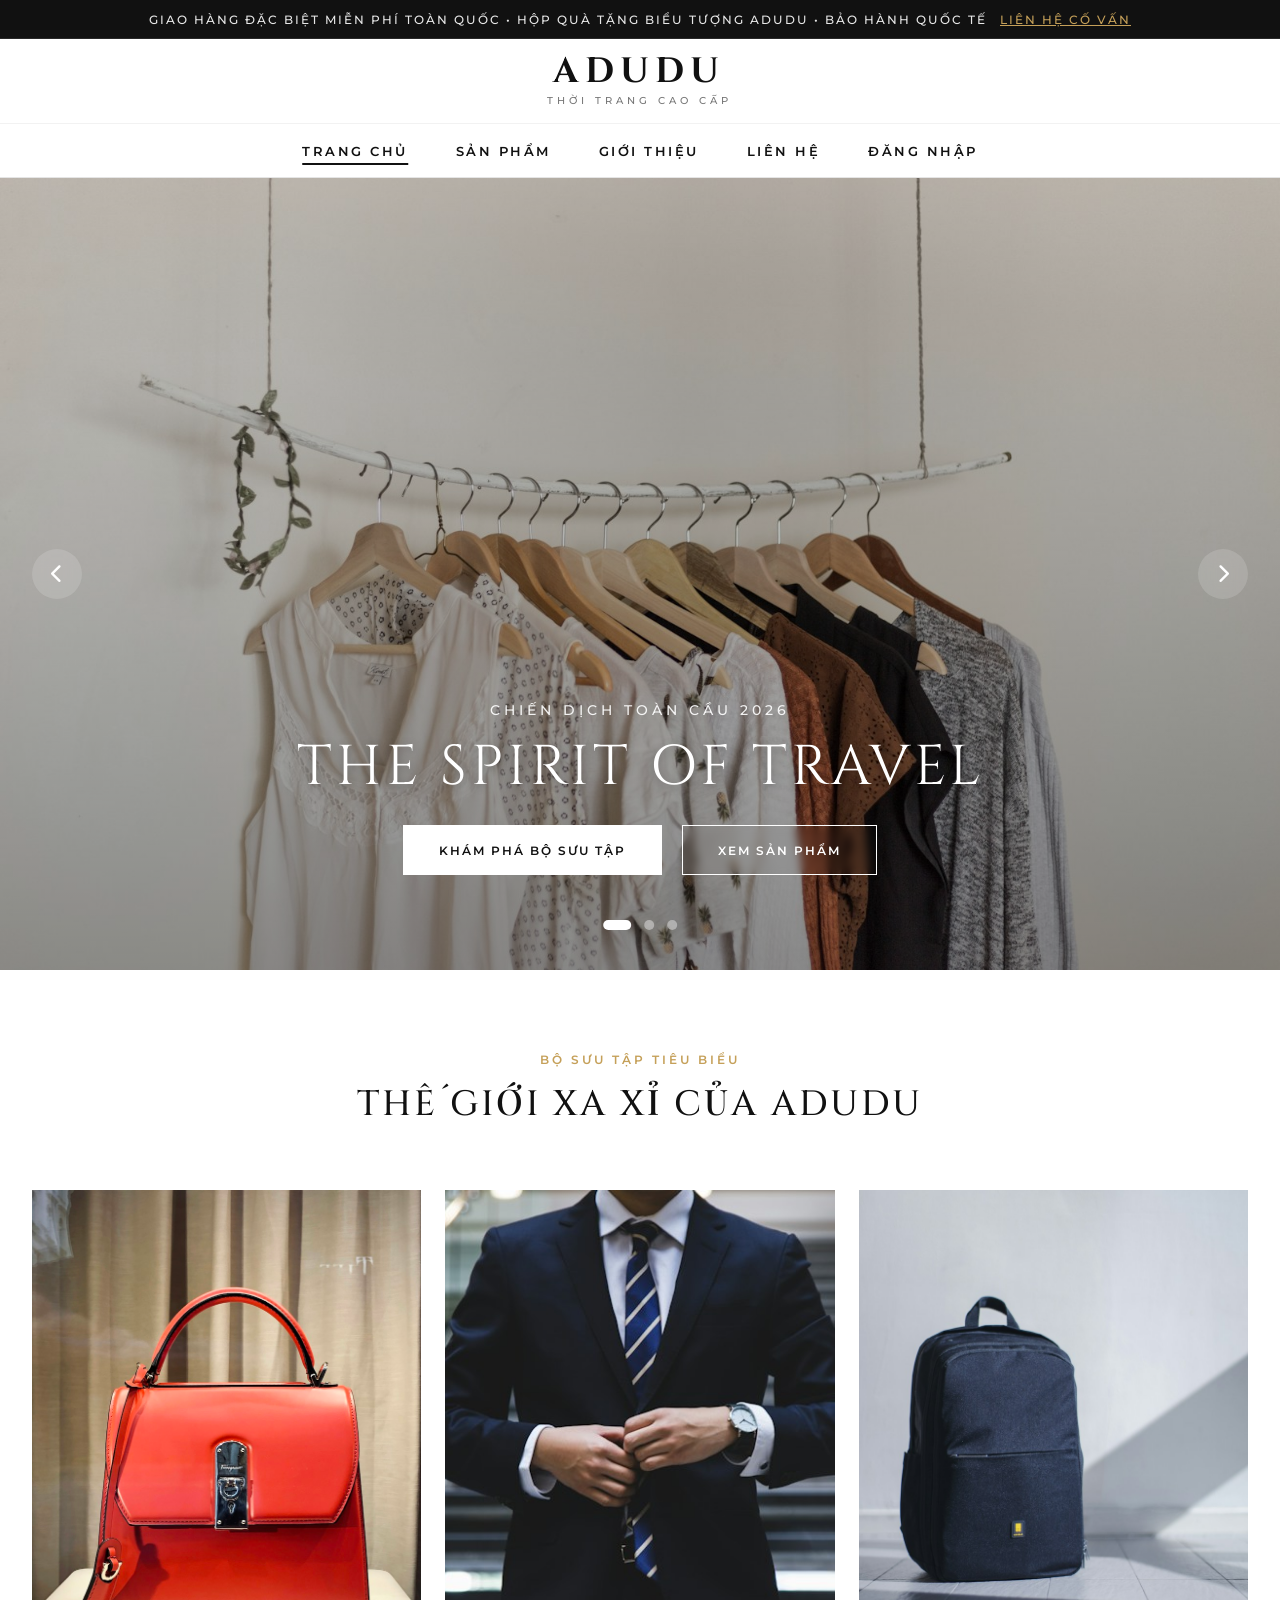
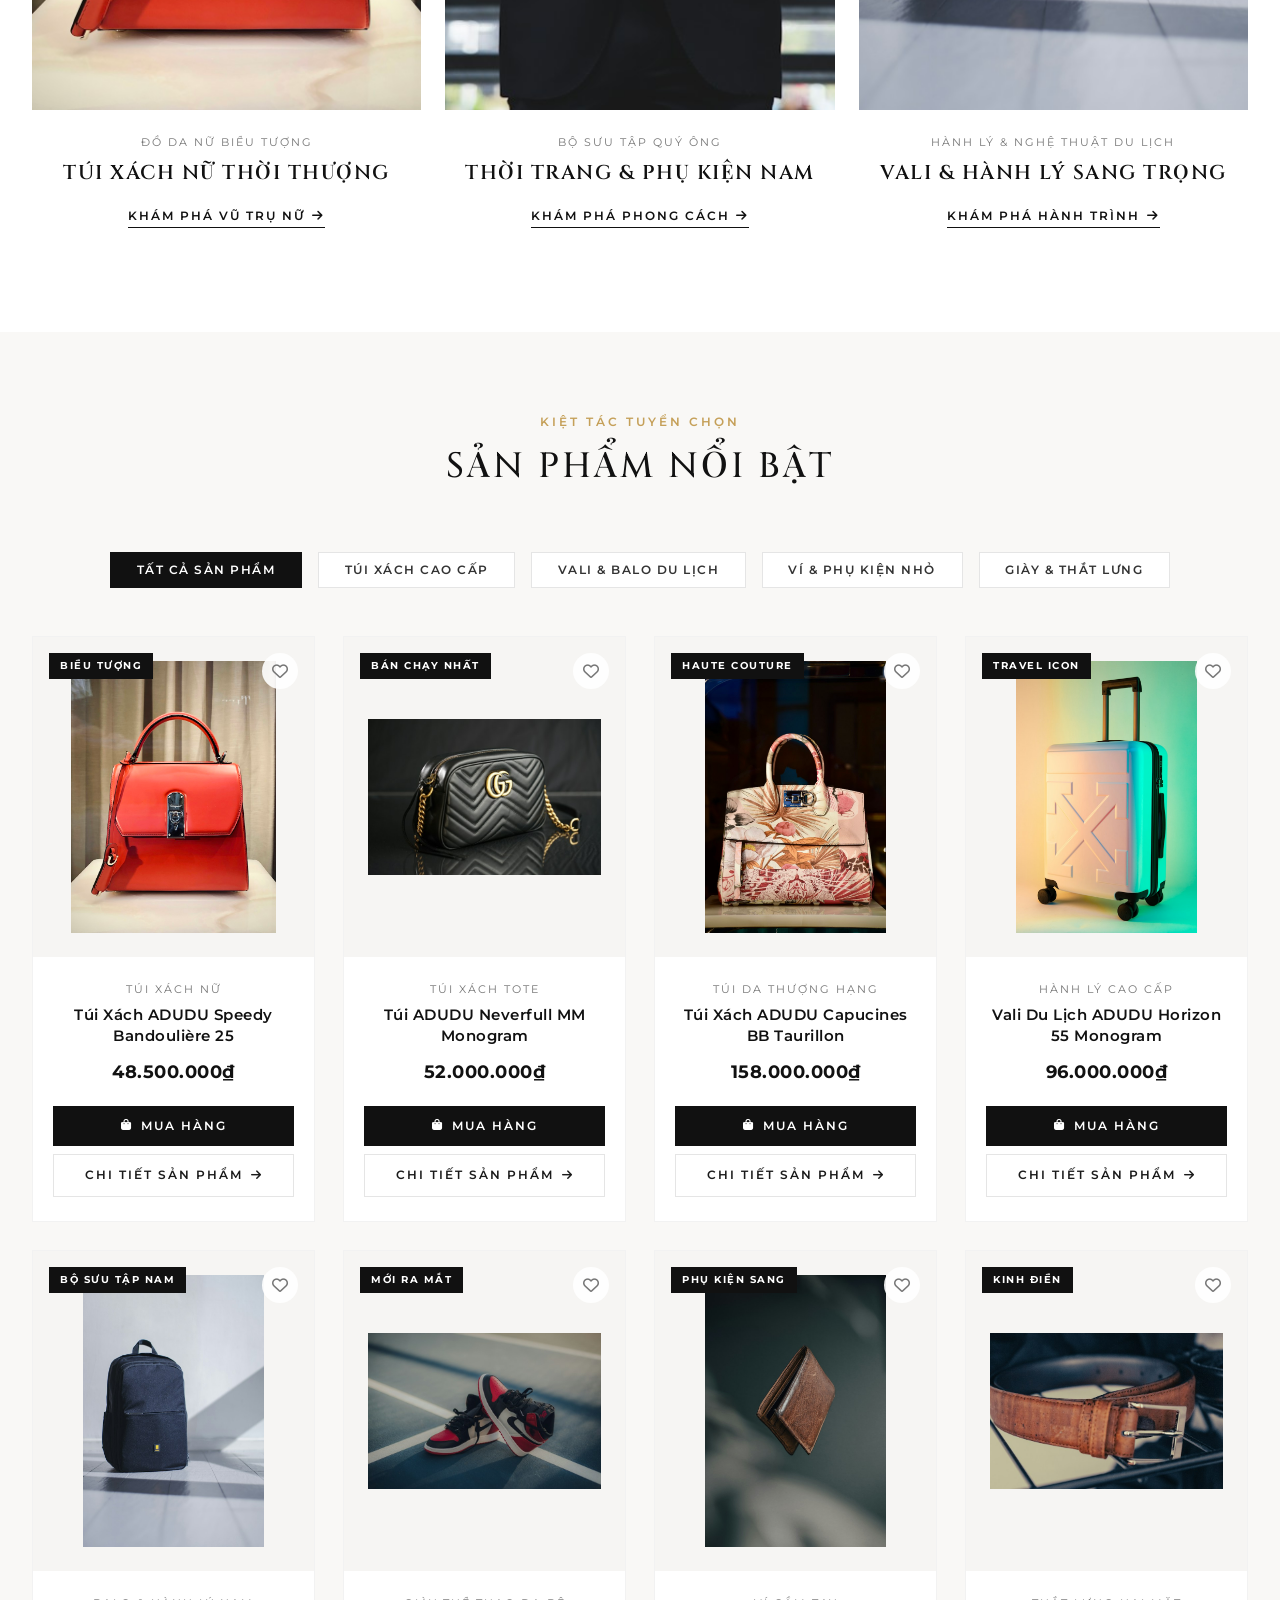
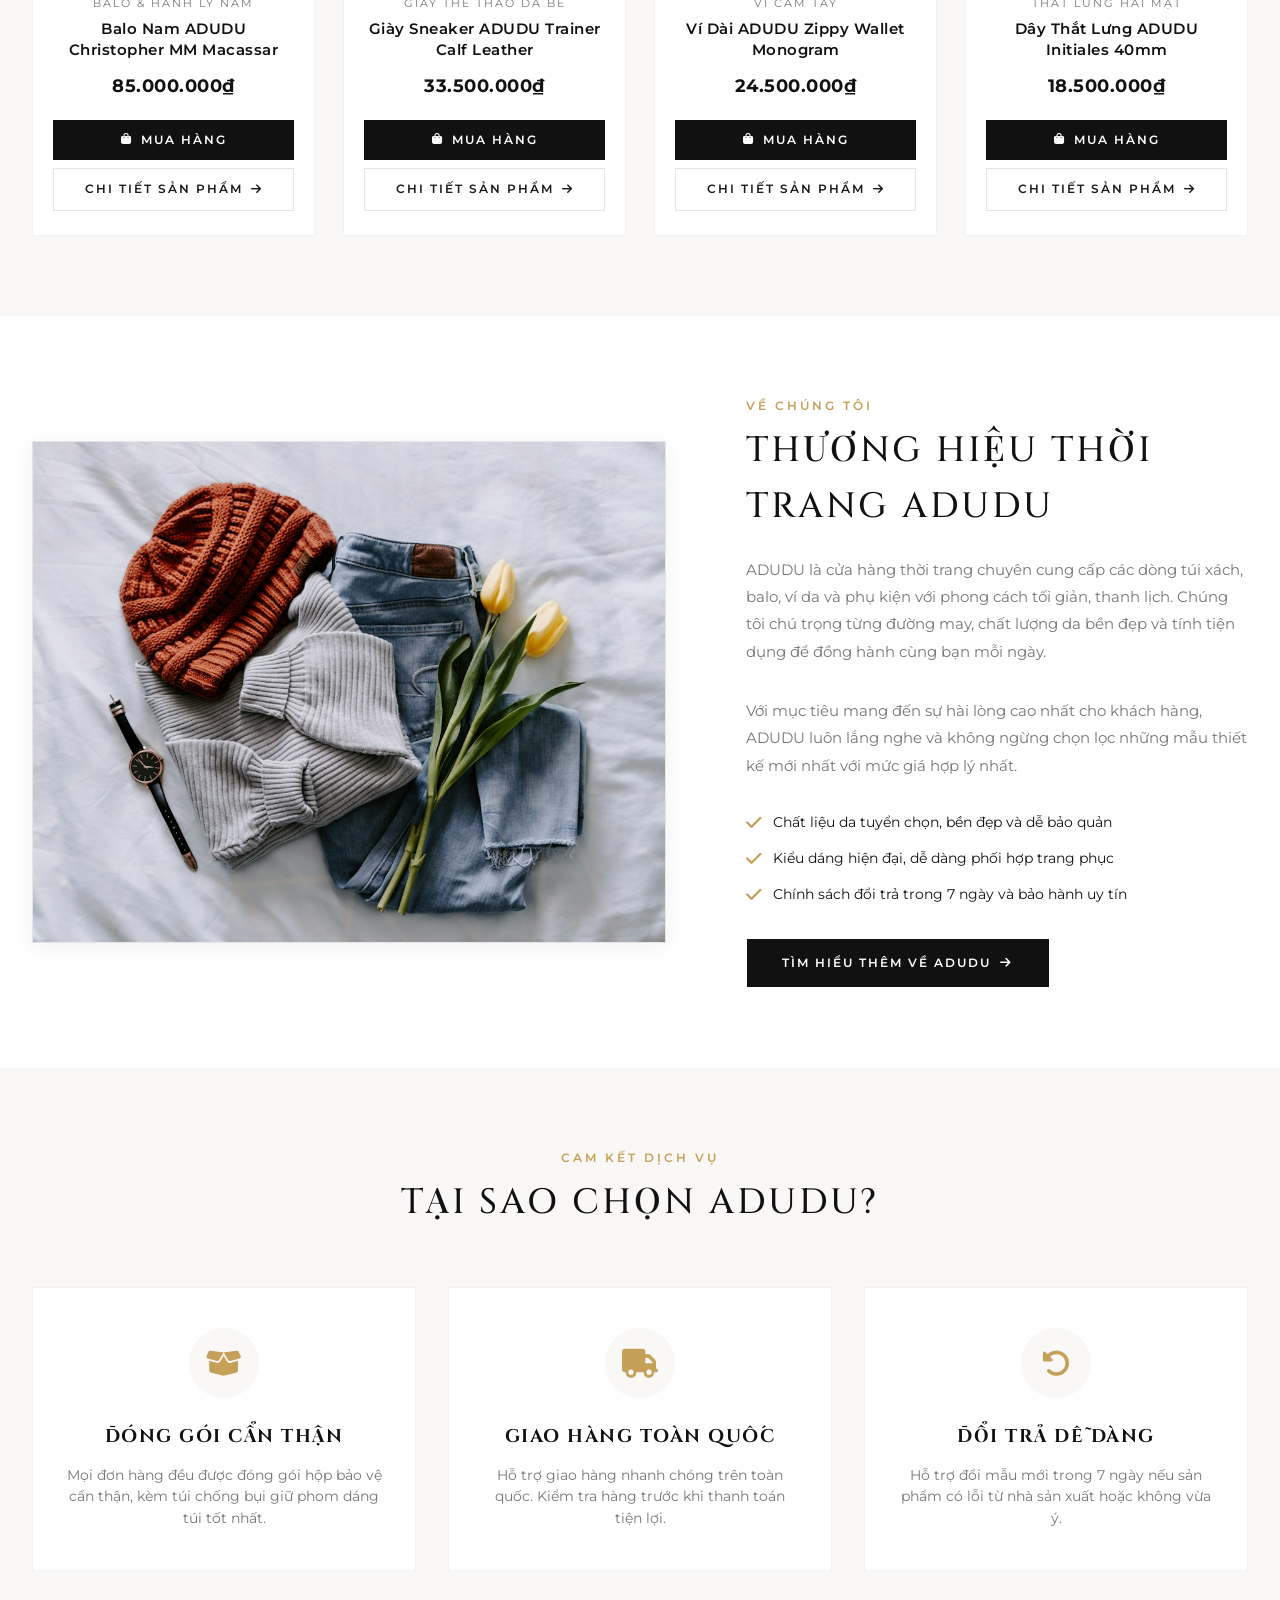
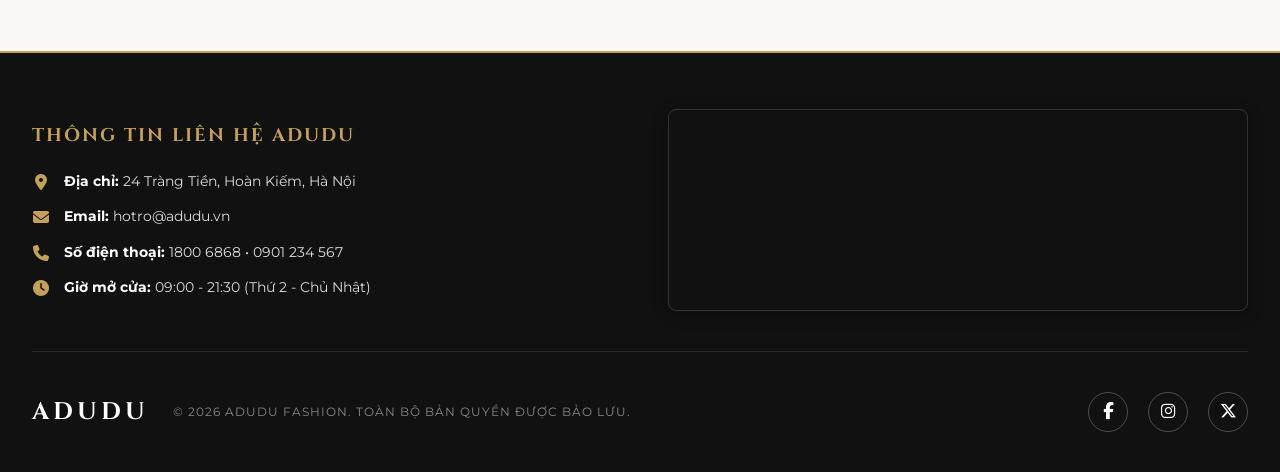
<file: index.html>
<!DOCTYPE html>
<html lang="vi">

<head>
    <meta charset="UTF-8">
    <meta name="viewport" content="width=device-width, initial-scale=1.0">
    <title>ADUDU - Trang Web Chính Thức | Nghệ Thuật Thời Trang & Đồ Da Xa Xỉ</title>
    <!-- Google Fonts: Cinzel & Montserrat & Playfair Display (Louis Vuitton Luxury Typography) -->
    <link rel="preconnect" href="https://fonts.googleapis.com">
    <link rel="preconnect" href="https://fonts.gstatic.com" crossorigin>
    <link href="https://fonts.googleapis.com/css2?family=Cinzel:wght@400;500;600;700;800&family=Montserrat:ital,wght@0,300;0,400;0,500;0,600;0,700;1,400&family=Playfair+Display:ital,wght@0,400;0,600;0,700;1,400&display=swap" rel="stylesheet">
    <!-- Font Awesome 6 Icons -->
    <link rel="stylesheet" href="https://cdnjs.cloudflare.com/ajax/libs/font-awesome/6.5.1/css/all.min.css">
    <!-- Main Luxury CSS Stylesheet -->
    <link rel="stylesheet" href="css/style.css">
</head>

<body>

    <!-- 1. TOP TICKER ANNOUNCEMENT (LUXURY MAISON BANNER) -->
    <div class="top-ticker">
        <span>Giao hàng đặc biệt miễn phí toàn quốc &bull; Hộp quà tặng biểu tượng ADUDU &bull; Bảo hành quốc tế</span>
        <a href="#contact">Liên hệ cố vấn</a>
    </div>

    <!-- 2. SITE HEADER (LOUIS VUITTON LAYOUT) -->
    <header class="site-header">
        <div class="container header-inner">
            <!-- Left: Empty for layout balance -->
            <div class="header-left"></div>

            <!-- Center: Brand Logo ADUDU -->
            <div class="header-brand">
                <a href="index.html" class="brand-logo" title="ADUDU Official International">ADUDU</a>
                <span class="brand-sub">Thời Trang Cao Cấp</span>
            </div>

            <!-- Right: Empty for layout balance -->
            <div class="header-right"></div>
        </div>

        <!-- MAIN NAVIGATION MENU: ĐÚNG 5 MỤC DẪN ĐẾN CÁC TRANG RIÊNG -->
        <nav class="header-navigation" aria-label="Menu điều hướng chính">
            <div class="container">
                <ul class="main-menu">
                    <li><a href="index.html" class="active">Trang Chủ</a></li>
                    <li><a href="sanpham.html">Sản Phẩm</a></li>
                    <li><a href="gioithieu.html">Giới Thiệu</a></li>
                    <li><a href="lienhe.html">Liên Hệ</a></li>
                    <li><a href="dangnhap.html">Đăng Nhập</a></li>
                </ul>
            </div>
        </nav>
    </header>

    <main>
        <!-- 3. HERO SLIDER SECTION (LOUIS VUITTON EDITORIAL CAMPAIGN) -->
        <section class="hero-slider" id="banner">
            <div class="slider-track">
                <!-- Slide 1 -->
                <div class="slide active">
                    <div class="slide-media">
                        <img src="images/hero-banner-1.jpg" alt="ADUDU Bộ Sưu Tập Xuân Hè 2026">
                    </div>
                    <div class="slide-overlay"></div>
                    <div class="slide-content">
                        <p class="slide-subtitle">Chiến Dịch Toàn Cầu 2026</p>
                        <h2 class="slide-title">The Spirit of Travel</h2>
                        <div class="slide-actions">
                            <a href="#collections" class="btn btn-primary-luxury">Khám Phá Bộ Sưu Tập</a>
                            <a href="#products" class="btn btn-outline-luxury">Xem Sản Phẩm</a>
                        </div>
                    </div>
                </div>

                <!-- Slide 2 -->
                <div class="slide">
                    <div class="slide-media">
                        <img src="images/hero-banner-2.jpg" alt="ADUDU Haute Maroquinerie">
                    </div>
                    <div class="slide-overlay"></div>
                    <div class="slide-content">
                        <p class="slide-subtitle">Nghệ Thuật Chế Tác Đồ Da Thượng Hạng</p>
                        <h2 class="slide-title">Haute Maroquinerie</h2>
                        <div class="slide-actions">
                            <a href="#about" class="btn btn-primary-luxury">Tìm Hiểu Di Sản</a>
                            <a href="#products" class="btn btn-outline-luxury">Mua Sắm Ngay</a>
                        </div>
                    </div>
                </div>

                <!-- Slide 3 -->
                <div class="slide">
                    <div class="slide-media">
                        <img src="images/hero-banner-3.jpg" alt="ADUDU Bộ Sưu Tập Quý Ông">
                    </div>
                    <div class="slide-overlay"></div>
                    <div class="slide-content">
                        <p class="slide-subtitle">Phong Cách Quý Ông Hiện Đại</p>
                        <h2 class="slide-title">Men's Signature Edit</h2>
                        <div class="slide-actions">
                            <a href="#products" class="btn btn-primary-luxury">Khám Phá Thời Trang Nam</a>
                            <a href="#contact" class="btn btn-outline-luxury">Đặt Lịch Hẹn VIP</a>
                        </div>
                    </div>
                </div>
            </div>

            <!-- Slider Arrows & Indicators -->
            <button class="slider-arrow prev" aria-label="Slide trước"><i class="fa-solid fa-chevron-left"></i></button>
            <button class="slider-arrow next" aria-label="Slide tiếp theo"><i class="fa-solid fa-chevron-right"></i></button>
            <div class="slider-dots">
                <span class="slider-dot active"></span>
                <span class="slider-dot"></span>
                <span class="slider-dot"></span>
            </div>
        </section>

        <!-- 4. EDITORIAL CAMPAIGN SPLIT BLOCKS (LOUIS VUITTON SIGNATURE TRIO) -->
        <section class="campaign-section section-padding" id="collections">
            <div class="container">
                <div class="section-head">
                    <span class="section-tag">Bộ Sưu Tập Tiêu Biểu</span>
                    <h2 class="section-title">Thế Giới Xa Xỉ Của ADUDU</h2>
                </div>

                <div class="campaign-grid">
                    <!-- Box 1: Women's Handbags -->
                    <div class="campaign-card">
                        <div class="campaign-img-wrapper">
                            <img src="images/campaign-women.jpg" alt="Túi Xách Nữ Thời Thượng">
                        </div>
                        <div class="campaign-content">
                            <p class="campaign-category">Đồ Da Nữ Biểu Tượng</p>
                            <h3 class="campaign-name">Túi Xách Nữ Thời Thượng</h3>
                            <a href="#products" class="campaign-link">Khám phá vũ trụ nữ <i class="fa-solid fa-arrow-right"></i></a>
                        </div>
                    </div>

                    <!-- Box 2: Men's Signature -->
                    <div class="campaign-card">
                        <div class="campaign-img-wrapper">
                            <img src="images/campaign-men.jpg" alt="Thời Trang & Phụ Kiện Nam">
                        </div>
                        <div class="campaign-content">
                            <p class="campaign-category">Bộ Sưu Tập Quý Ông</p>
                            <h3 class="campaign-name">Thời Trang & Phụ Kiện Nam</h3>
                            <a href="#products" class="campaign-link">Khám phá phong cách <i class="fa-solid fa-arrow-right"></i></a>
                        </div>
                    </div>

                    <!-- Box 3: Trunks & Travel -->
                    <div class="campaign-card">
                        <div class="campaign-img-wrapper">
                            <img src="images/campaign-travel.jpg" alt="Vali & Nghệ Thuật Du Lịch">
                        </div>
                        <div class="campaign-content">
                            <p class="campaign-category">Hành Lý & Nghệ Thuật Du Lịch</p>
                            <h3 class="campaign-name">Vali & Hành Lý Sang Trọng</h3>
                            <a href="#products" class="campaign-link">Khám phá hành trình <i class="fa-solid fa-arrow-right"></i></a>
                        </div>
                    </div>
                </div>
            </div>
        </section>

        <!-- 5. PRODUCTS SECTION ("MỤC SẢN PHẨM" - GIÁ TIỀN, TÊN SẢN PHẨM, MUA HÀNG, CHI TIẾT SẢN PHẨM) -->
        <section class="products-section section-padding" id="products">
            <div class="container">
                <div class="section-head">
                    <span class="section-tag">Kiệt Tác Tuyển Chọn</span>
                    <h2 class="section-title">Sản Phẩm Nổi Bật</h2>
                </div>

                <!-- Product Filters -->
                <div class="product-filters">
                    <button class="filter-btn active" data-filter="all">Tất Cả Sản Phẩm</button>
                    <button class="filter-btn" data-filter="bags">Túi Xách Cao Cấp</button>
                    <button class="filter-btn" data-filter="travel">Vali & Balo Du Lịch</button>
                    <button class="filter-btn" data-filter="accessories">Ví & Phụ Kiện Nhỏ</button>
                    <button class="filter-btn" data-filter="shoes">Giày & Thắt Lưng</button>
                </div>

                <!-- Product Grid: 8 Featured Luxury Products -->
                <div class="products-grid">
                    <!-- Product 1 -->
                    <div class="product-card" data-category="bags" data-id="product-1">
                        <span class="product-badge">Biểu Tượng</span>
                        <button class="product-wishlist-btn" title="Lưu vào danh sách yêu thích"><i class="fa-regular fa-heart"></i></button>
                        <div class="product-image-box">
                            <img src="images/product-1.jpg" alt="Túi Xách ADUDU Speedy Bandoulière 25">
                            <span class="product-zoom-hint" title="Xem ảnh phóng to"><i class="fa-solid fa-magnifying-glass-plus"></i></span>
                        </div>
                        <div class="product-info-box">
                            <span class="product-category-name">Túi Xách Nữ</span>
                            <h3 class="product-title">
                                <a href="chitiet.html?id=product-1">Túi Xách ADUDU Speedy Bandoulière 25</a>
                            </h3>
                            <div class="product-price">48.500.000₫</div>
                            <div class="product-actions-group">
                                <button class="btn-buy-product">
                                    <i class="fa-solid fa-bag-shopping"></i> Mua Hàng
                                </button>
                                <a href="chitiet.html?id=product-1" class="btn-detail-product">
                                    Chi Tiết Sản Phẩm <i class="fa-solid fa-arrow-right"></i>
                                </a>
                            </div>
                        </div>
                    </div>

                    <!-- Product 2 -->
                    <div class="product-card" data-category="bags" data-id="product-2">
                        <span class="product-badge">Bán Chạy Nhất</span>
                        <button class="product-wishlist-btn" title="Lưu vào danh sách yêu thích"><i class="fa-regular fa-heart"></i></button>
                        <div class="product-image-box">
                            <img src="images/product-2.jpg" alt="Túi ADUDU Neverfull MM Monogram">
                            <span class="product-zoom-hint" title="Xem ảnh phóng to"><i class="fa-solid fa-magnifying-glass-plus"></i></span>
                        </div>
                        <div class="product-info-box">
                            <span class="product-category-name">Túi Xách Tote</span>
                            <h3 class="product-title">
                                <a href="chitiet.html?id=product-2">Túi ADUDU Neverfull MM Monogram</a>
                            </h3>
                            <div class="product-price">52.000.000₫</div>
                            <div class="product-actions-group">
                                <button class="btn-buy-product">
                                    <i class="fa-solid fa-bag-shopping"></i> Mua Hàng
                                </button>
                                <a href="chitiet.html?id=product-2" class="btn-detail-product">
                                    Chi Tiết Sản Phẩm <i class="fa-solid fa-arrow-right"></i>
                                </a>
                            </div>
                        </div>
                    </div>

                    <!-- Product 3 -->
                    <div class="product-card" data-category="bags" data-id="product-3">
                        <span class="product-badge">Haute Couture</span>
                        <button class="product-wishlist-btn" title="Lưu vào danh sách yêu thích"><i class="fa-regular fa-heart"></i></button>
                        <div class="product-image-box">
                            <img src="images/product-3.jpg" alt="Túi Xách ADUDU Capucines BB Taurillon">
                            <span class="product-zoom-hint" title="Xem ảnh phóng to"><i class="fa-solid fa-magnifying-glass-plus"></i></span>
                        </div>
                        <div class="product-info-box">
                            <span class="product-category-name">Túi Da Thượng Hạng</span>
                            <h3 class="product-title">
                                <a href="chitiet.html?id=product-3">Túi Xách ADUDU Capucines BB Taurillon</a>
                            </h3>
                            <div class="product-price">158.000.000₫</div>
                            <div class="product-actions-group">
                                <button class="btn-buy-product">
                                    <i class="fa-solid fa-bag-shopping"></i> Mua Hàng
                                </button>
                                <a href="chitiet.html?id=product-3" class="btn-detail-product">
                                    Chi Tiết Sản Phẩm <i class="fa-solid fa-arrow-right"></i>
                                </a>
                            </div>
                        </div>
                    </div>

                    <!-- Product 4 -->
                    <div class="product-card" data-category="travel" data-id="product-4">
                        <span class="product-badge">Travel Icon</span>
                        <button class="product-wishlist-btn" title="Lưu vào danh sách yêu thích"><i class="fa-regular fa-heart"></i></button>
                        <div class="product-image-box">
                            <img src="images/product-4.jpg" alt="Vali Du Lịch ADUDU Horizon 55 Monogram">
                            <span class="product-zoom-hint" title="Xem ảnh phóng to"><i class="fa-solid fa-magnifying-glass-plus"></i></span>
                        </div>
                        <div class="product-info-box">
                            <span class="product-category-name">Hành Lý Cao Cấp</span>
                            <h3 class="product-title">
                                <a href="chitiet.html?id=product-4">Vali Du Lịch ADUDU Horizon 55 Monogram</a>
                            </h3>
                            <div class="product-price">96.000.000₫</div>
                            <div class="product-actions-group">
                                <button class="btn-buy-product">
                                    <i class="fa-solid fa-bag-shopping"></i> Mua Hàng
                                </button>
                                <a href="chitiet.html?id=product-4" class="btn-detail-product">
                                    Chi Tiết Sản Phẩm <i class="fa-solid fa-arrow-right"></i>
                                </a>
                            </div>
                        </div>
                    </div>

                    <!-- Product 5 -->
                    <div class="product-card" data-category="travel" data-id="product-5">
                        <span class="product-badge">Bộ Sưu Tập Nam</span>
                        <button class="product-wishlist-btn" title="Lưu vào danh sách yêu thích"><i class="fa-regular fa-heart"></i></button>
                        <div class="product-image-box">
                            <img src="images/product-5.jpg" alt="Balo Nam ADUDU Christopher MM Macassar">
                            <span class="product-zoom-hint" title="Xem ảnh phóng to"><i class="fa-solid fa-magnifying-glass-plus"></i></span>
                        </div>
                        <div class="product-info-box">
                            <span class="product-category-name">Balo & Hành Lý Nam</span>
                            <h3 class="product-title">
                                <a href="chitiet.html?id=product-5">Balo Nam ADUDU Christopher MM Macassar</a>
                            </h3>
                            <div class="product-price">85.000.000₫</div>
                            <div class="product-actions-group">
                                <button class="btn-buy-product">
                                    <i class="fa-solid fa-bag-shopping"></i> Mua Hàng
                                </button>
                                <a href="chitiet.html?id=product-5" class="btn-detail-product">
                                    Chi Tiết Sản Phẩm <i class="fa-solid fa-arrow-right"></i>
                                </a>
                            </div>
                        </div>
                    </div>

                    <!-- Product 6 -->
                    <div class="product-card" data-category="shoes" data-id="product-6">
                        <span class="product-badge">Mới Ra Mắt</span>
                        <button class="product-wishlist-btn" title="Lưu vào danh sách yêu thích"><i class="fa-regular fa-heart"></i></button>
                        <div class="product-image-box">
                            <img src="images/product-6.jpg" alt="Giày Sneaker ADUDU Trainer Calf Leather">
                            <span class="product-zoom-hint" title="Xem ảnh phóng to"><i class="fa-solid fa-magnifying-glass-plus"></i></span>
                        </div>
                        <div class="product-info-box">
                            <span class="product-category-name">Giày Thể Thao Da Bê</span>
                            <h3 class="product-title">
                                <a href="chitiet.html?id=product-6">Giày Sneaker ADUDU Trainer Calf Leather</a>
                            </h3>
                            <div class="product-price">33.500.000₫</div>
                            <div class="product-actions-group">
                                <button class="btn-buy-product">
                                    <i class="fa-solid fa-bag-shopping"></i> Mua Hàng
                                </button>
                                <a href="chitiet.html?id=product-6" class="btn-detail-product">
                                    Chi Tiết Sản Phẩm <i class="fa-solid fa-arrow-right"></i>
                                </a>
                            </div>
                        </div>
                    </div>

                    <!-- Product 7 -->
                    <div class="product-card" data-category="accessories" data-id="product-7">
                        <span class="product-badge">Phụ Kiện Sang</span>
                        <button class="product-wishlist-btn" title="Lưu vào danh sách yêu thích"><i class="fa-regular fa-heart"></i></button>
                        <div class="product-image-box">
                            <img src="images/product-7.jpg" alt="Ví Dài ADUDU Zippy Wallet Monogram">
                            <span class="product-zoom-hint" title="Xem ảnh phóng to"><i class="fa-solid fa-magnifying-glass-plus"></i></span>
                        </div>
                        <div class="product-info-box">
                            <span class="product-category-name">Ví Cầm Tay</span>
                            <h3 class="product-title">
                                <a href="chitiet.html?id=product-7">Ví Dài ADUDU Zippy Wallet Monogram</a>
                            </h3>
                            <div class="product-price">24.500.000₫</div>
                            <div class="product-actions-group">
                                <button class="btn-buy-product">
                                    <i class="fa-solid fa-bag-shopping"></i> Mua Hàng
                                </button>
                                <a href="chitiet.html?id=product-7" class="btn-detail-product">
                                    Chi Tiết Sản Phẩm <i class="fa-solid fa-arrow-right"></i>
                                </a>
                            </div>
                        </div>
                    </div>

                    <!-- Product 8 -->
                    <div class="product-card" data-category="shoes" data-id="product-8">
                        <span class="product-badge">Kinh Điển</span>
                        <button class="product-wishlist-btn" title="Lưu vào danh sách yêu thích"><i class="fa-regular fa-heart"></i></button>
                        <div class="product-image-box">
                            <img src="images/product-8.jpg" alt="Dây Thắt Lưng ADUDU Initiales 40mm">
                            <span class="product-zoom-hint" title="Xem ảnh phóng to"><i class="fa-solid fa-magnifying-glass-plus"></i></span>
                        </div>
                        <div class="product-info-box">
                            <span class="product-category-name">Thắt Lưng Hai Mặt</span>
                            <h3 class="product-title">
                                <a href="chitiet.html?id=product-8">Dây Thắt Lưng ADUDU Initiales 40mm</a>
                            </h3>
                            <div class="product-price">18.500.000₫</div>
                            <div class="product-actions-group">
                                <button class="btn-buy-product">
                                    <i class="fa-solid fa-bag-shopping"></i> Mua Hàng
                                </button>
                                <a href="chitiet.html?id=product-8" class="btn-detail-product">
                                    Chi Tiết Sản Phẩm <i class="fa-solid fa-arrow-right"></i>
                                </a>
                            </div>
                        </div>
                    </div>
                </div>
            </div>
        </section>

        <!-- 6. VỀ THƯƠNG HIỆU ADUDU (ĐƠN GIẢN, GỌN GÀNG) -->
        <section class="about-section section-padding" id="about">
            <div class="container">
                <div class="about-grid">
                    <!-- Left: Simple Photo -->
                    <div class="about-visual">
                        <div class="about-visual-main">
                            <img src="images/artisan-workshop.jpg" alt="Cửa Hàng Thời Trang ADUDU">
                        </div>
                    </div>

                    <!-- Right: Simple, Natural Text -->
                    <div class="about-content">
                        <span class="section-tag">Về Chúng Tôi</span>
                        <h2 class="section-title" style="margin-bottom: 1.25rem;">Thương Hiệu Thời Trang ADUDU</h2>
                        <p class="about-desc">ADUDU là cửa hàng thời trang chuyên cung cấp các dòng túi xách, balo, ví da và phụ kiện với phong cách tối giản, thanh lịch. Chúng tôi chú trọng từng đường may, chất lượng da bền đẹp và tính tiện dụng để đồng hành cùng bạn mỗi ngày.</p>
                        <p class="about-desc">Với mục tiêu mang đến sự hài lòng cao nhất cho khách hàng, ADUDU luôn lắng nghe và không ngừng chọn lọc những mẫu thiết kế mới nhất với mức giá hợp lý nhất.</p>

                        <div style="margin: 1.5rem 0 2rem; display: flex; flex-direction: column; gap: 0.8rem; font-size: 0.9rem;">
                            <div style="display: flex; align-items: center; gap: 0.75rem;">
                                <i class="fa-solid fa-check" style="color: var(--lv-gold); font-size: 1.1rem;"></i>
                                <span>Chất liệu da tuyển chọn, bền đẹp và dễ bảo quản</span>
                            </div>
                            <div style="display: flex; align-items: center; gap: 0.75rem;">
                                <i class="fa-solid fa-check" style="color: var(--lv-gold); font-size: 1.1rem;"></i>
                                <span>Kiểu dáng hiện đại, dễ dàng phối hợp trang phục</span>
                            </div>
                            <div style="display: flex; align-items: center; gap: 0.75rem;">
                                <i class="fa-solid fa-check" style="color: var(--lv-gold); font-size: 1.1rem;"></i>
                                <span>Chính sách đổi trả trong 7 ngày và bảo hành uy tín</span>
                            </div>
                        </div>

                        <a href="gioithieu.html" class="btn btn-primary-luxury" style="background-color: var(--lv-black); color: var(--lv-white);">
                            Tìm Hiểu Thêm Về ADUDU <i class="fa-solid fa-arrow-right"></i>
                        </a>
                    </div>
                </div>
            </div>
        </section>

        <!-- 7. DỊCH VỤ CỦA CHÚNG TÔI (ĐƠN GIẢN) -->
        <section class="services-section section-padding" style="background-color: var(--lv-cream);">
            <div class="container">
                <div class="section-head">
                    <span class="section-tag">Cam Kết Dịch Vụ</span>
                    <h2 class="section-title">Tại Sao Chọn ADUDU?</h2>
                </div>

                <div class="services-grid">
                    <div class="service-card">
                        <div class="service-icon-box">
                            <i class="fa-solid fa-box-open"></i>
                        </div>
                        <h3 class="service-title">Đóng Gói Cẩn Thận</h3>
                        <p class="service-desc">Mọi đơn hàng đều được đóng gói hộp bảo vệ cẩn thận, kèm túi chống bụi giữ phom dáng túi tốt nhất.</p>
                    </div>

                    <div class="service-card">
                        <div class="service-icon-box">
                            <i class="fa-solid fa-truck"></i>
                        </div>
                        <h3 class="service-title">Giao Hàng Toàn Quốc</h3>
                        <p class="service-desc">Hỗ trợ giao hàng nhanh chóng trên toàn quốc. Kiểm tra hàng trước khi thanh toán tiện lợi.</p>
                    </div>

                    <div class="service-card">
                        <div class="service-icon-box">
                            <i class="fa-solid fa-rotate-left"></i>
                        </div>
                        <h3 class="service-title">Đổi Trả Dễ Dàng</h3>
                        <p class="service-desc">Hỗ trợ đổi mẫu mới trong 7 ngày nếu sản phẩm có lỗi từ nhà sản xuất hoặc không vừa ý.</p>
                    </div>
                </div>
            </div>
        </section>
    </main>

    <!-- 8. FOOTER (VỚI CHỈ LOGO FACEBOOK, INSTAGRAM, TWITTER Ở CUỐI) -->
    <footer class="site-footer">
        <div class="container">
            <!-- FOOTER: THÔNG TIN CỬA HÀNG (TRÁI) & BẢN ĐỒ MAP (PHẢI) -->
            <div class="footer-top-simple">
                <!-- Left: Địa chỉ, Email, Số điện thoại, Giờ mở cửa -->
                <div class="footer-info-col">
                    <h5 class="footer-info-title">THÔNG TIN LIÊN HỆ ADUDU</h5>
                    <div class="footer-info-list">
                        <div class="footer-info-item">
                            <i class="fa-solid fa-location-dot"></i>
                            <span><strong>Địa chỉ:</strong> 24 Tràng Tiền, Hoàn Kiếm, Hà Nội</span>
                        </div>
                        <div class="footer-info-item">
                            <i class="fa-solid fa-envelope"></i>
                            <span><strong>Email:</strong> hotro@adudu.vn</span>
                        </div>
                        <div class="footer-info-item">
                            <i class="fa-solid fa-phone"></i>
                            <span><strong>Số điện thoại:</strong> 1800 6868 &bull; 0901 234 567</span>
                        </div>
                        <div class="footer-info-item">
                            <i class="fa-solid fa-clock"></i>
                            <span><strong>Giờ mở cửa:</strong> 09:00 - 21:30 (Thứ 2 - Chủ Nhật)</span>
                        </div>
                    </div>
                </div>

                <!-- Right: Bản đồ Map kế bên -->
                <div class="footer-map-col">
                    <div class="footer-map-wrapper">
                        <iframe 
                            src="https://www.google.com/maps/embed?pb=!1m18!1m12!1m3!1d3724.113264426549!2d105.8524451759695!3d21.02815418779958!2m3!1f0!2f0!3f0!3m2!1i1024!2i768!4f13.1!3m3!1m2!1s0x3135abec2bb9e729%3A0x6b306a445d070529!2zVHLDoG5nIFRp4buBbiBQbGF6YQ!5e0!3m2!1svi!2s!4v1700000000000!5m2!1svi!2s" 
                            width="100%" 
                            height="200" 
                            style="border:0;" 
                            allowfullscreen="" 
                            loading="lazy" 
                            referrerpolicy="no-referrer-when-downgrade"
                            title="Bản đồ vị trí cửa hàng ADUDU">
                        </iframe>
                    </div>
                </div>
            </div>

            <!-- FOOTER BOTTOM: CHỈ ĐỂ LOGO FACEBOOK, INSTAGRAM, TWITTER Ở CUỐI FOOTER -->
            <div class="footer-bottom">
                <div class="footer-brand-copy">
                    <span class="footer-logo">ADUDU</span>
                    <span class="footer-copyright">&copy; 2026 ADUDU FASHION. TOÀN BỘ BẢN QUYỀN ĐƯỢC BẢO LƯU.</span>
                </div>

                <!-- SOCIAL LOGOS ONLY -->
                <div class="footer-social-logos">
                    <a href="https://facebook.com" target="_blank" rel="noopener noreferrer" class="footer-social-link" title="Theo dõi ADUDU trên Facebook" aria-label="Facebook">
                        <i class="fa-brands fa-facebook-f"></i>
                    </a>
                    <a href="https://instagram.com" target="_blank" rel="noopener noreferrer" class="footer-social-link" title="Theo dõi ADUDU trên Instagram" aria-label="Instagram">
                        <i class="fa-brands fa-instagram"></i>
                    </a>
                    <a href="https://twitter.com" target="_blank" rel="noopener noreferrer" class="footer-social-link" title="Theo dõi ADUDU trên Twitter" aria-label="Twitter">
                        <i class="fa-brands fa-x-twitter"></i>
                    </a>
                </div>
            </div>
        </div>
    </footer>
</body>

</html>
</file>
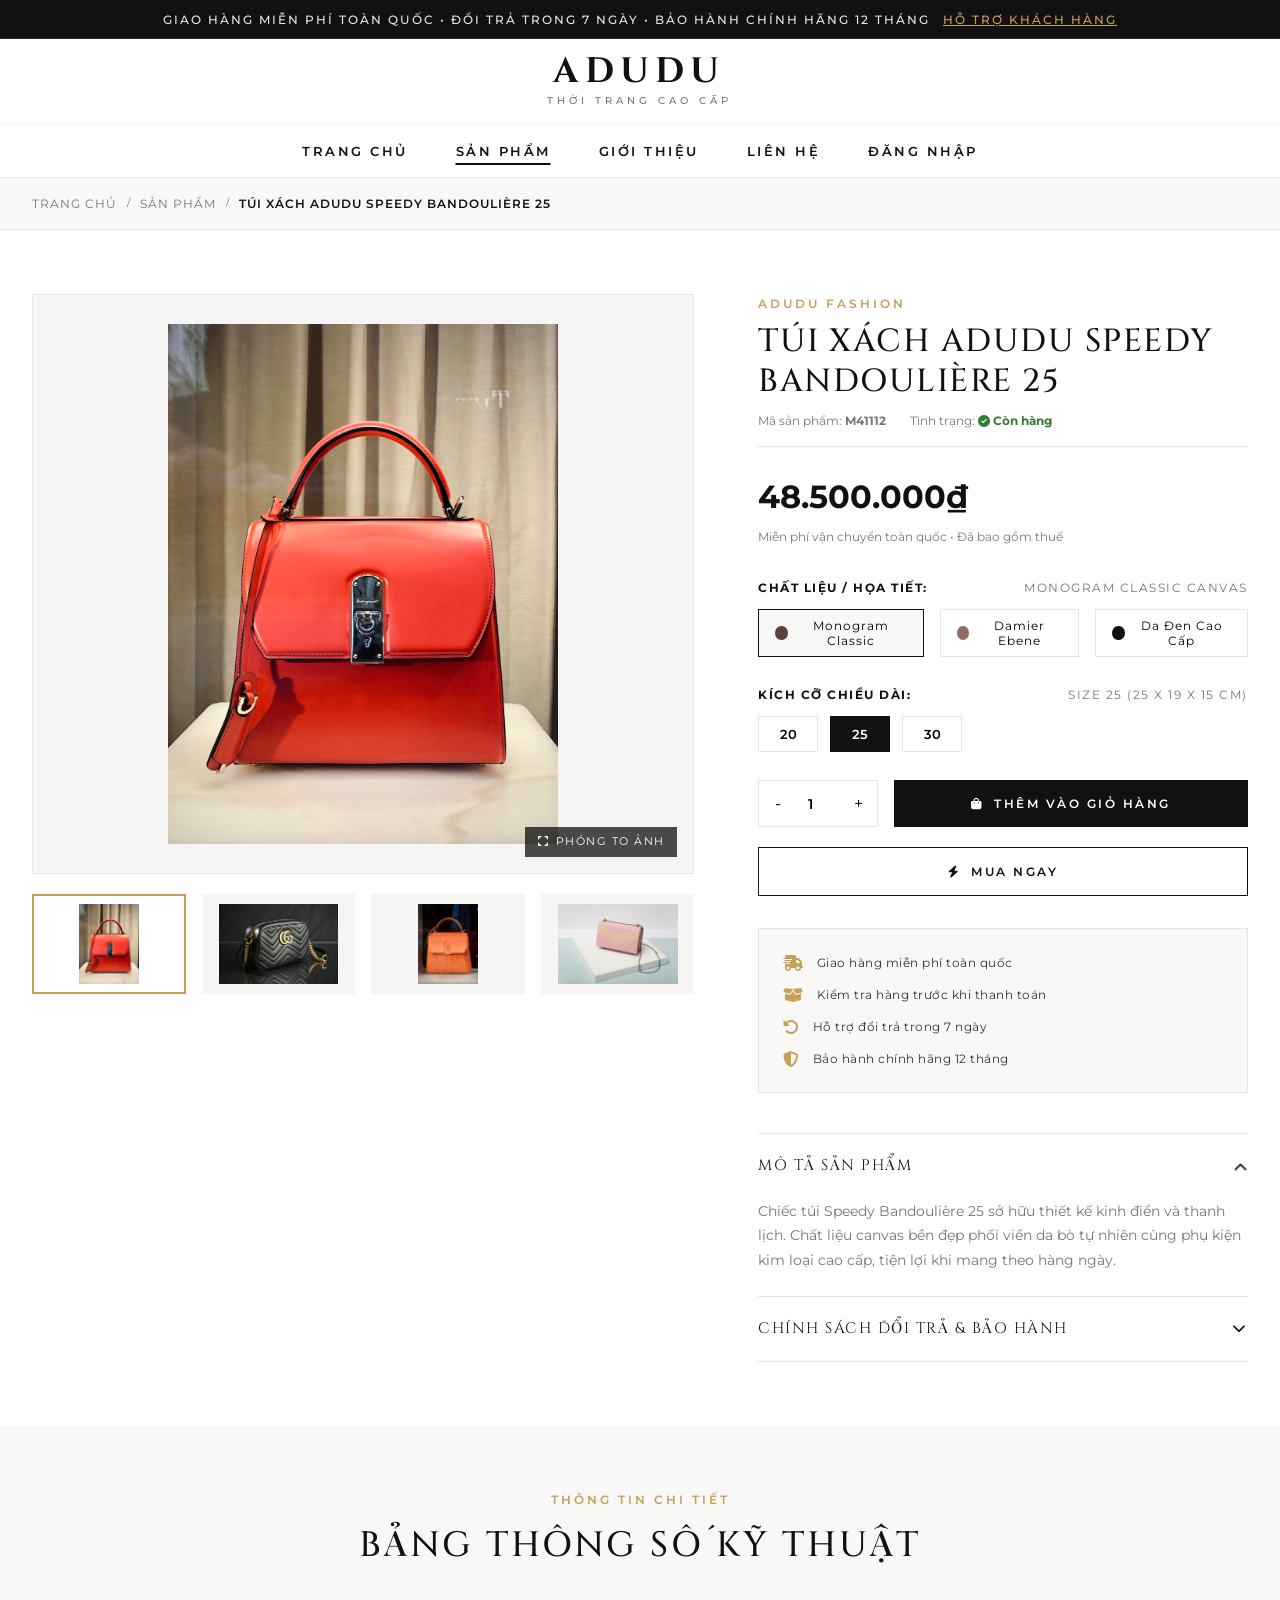
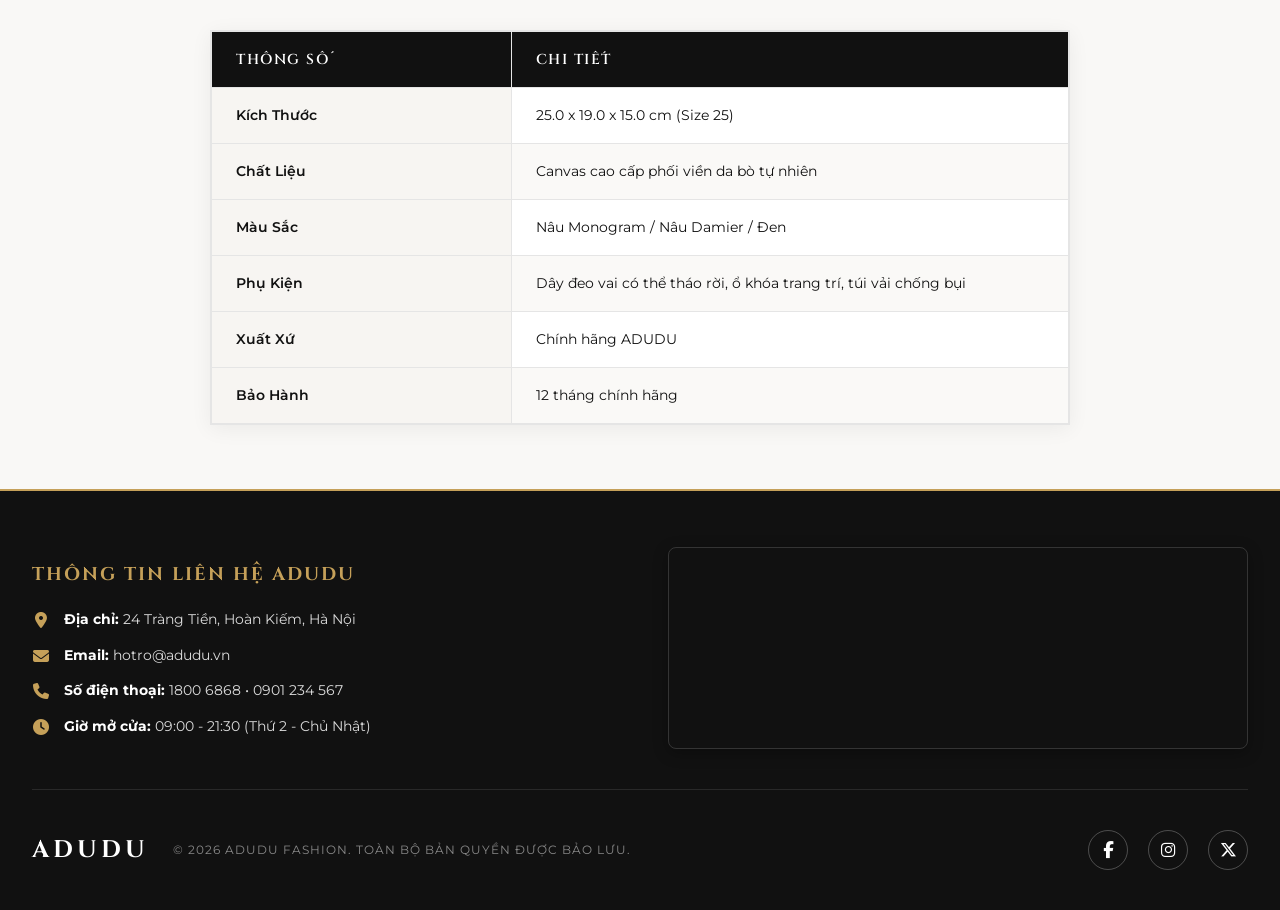
<file: chitiet.html>
<!DOCTYPE html>
<html lang="vi">

<head>
    <meta charset="UTF-8">
    <meta name="viewport" content="width=device-width, initial-scale=1.0">
    <title>Chi Tiết Sản Phẩm | Túi Xách ADUDU Speedy Bandoulière 25 - Maison ADUDU</title>
    <!-- Google Fonts: Cinzel & Montserrat & Playfair Display -->
    <link rel="preconnect" href="https://fonts.googleapis.com">
    <link rel="preconnect" href="https://fonts.gstatic.com" crossorigin>
    <link href="https://fonts.googleapis.com/css2?family=Cinzel:wght@400;500;600;700;800&family=Montserrat:ital,wght@0,300;0,400;0,500;0,600;0,700;1,400&family=Playfair+Display:ital,wght@0,400;0,600;0,700;1,400&display=swap" rel="stylesheet">
    <!-- Font Awesome 6 Icons -->
    <link rel="stylesheet" href="https://cdnjs.cloudflare.com/ajax/libs/font-awesome/6.5.1/css/all.min.css">
    <!-- Main Style CSS & Product Detail Specific CSS -->
    <link rel="stylesheet" href="css/style.css">
    <link rel="stylesheet" href="css/chitiet.css">
</head>

<body>

    <!-- 1. TOP TICKER ANNOUNCEMENT -->
    <div class="top-ticker">
        <span>Giao hàng miễn phí toàn quốc &bull; Đổi trả trong 7 ngày &bull; Bảo hành chính hãng 12 tháng</span>
        <a href="lienhe.html">Hỗ trợ khách hàng</a>
    </div>

    <!-- 2. SITE HEADER (LOUIS VUITTON LAYOUT) -->
    <header class="site-header">
        <div class="container header-inner">
            <!-- Left: Empty for layout balance -->
            <div class="header-left"></div>

            <!-- Center: Brand Logo ADUDU -->
            <div class="header-brand">
                <a href="index.html" class="brand-logo" title="Trở về Trang chủ ADUDU">ADUDU</a>
                <span class="brand-sub">Thời Trang Cao Cấp</span>
            </div>

            <!-- Right: Đã loại bỏ theo yêu cầu người dùng -->
            <div class="header-right"></div>
        </div>

        <!-- MAIN NAVIGATION MENU: ĐÚNG 5 MỤC DẪN ĐẾN CÁC TRANG RIÊNG -->
        <nav class="header-navigation" aria-label="Menu điều hướng chính">
            <div class="container">
                <ul class="main-menu">
                    <li><a href="index.html">Trang Chủ</a></li>
                    <li><a href="sanpham.html" class="active">Sản Phẩm</a></li>
                    <li><a href="gioithieu.html">Giới Thiệu</a></li>
                    <li><a href="lienhe.html">Liên Hệ</a></li>
                    <li><a href="dangnhap.html">Đăng Nhập</a></li>
                </ul>
            </div>
        </nav>
    </header>

    <main>
        <!-- 3. BREADCRUMBS NAVIGATION -->
        <nav class="breadcrumb-section" aria-label="Đường dẫn điều hướng">
            <div class="container">
                <div class="breadcrumb-list">
                    <a href="index.html">Trang Chủ</a>
                    <span class="breadcrumb-separator">/</span>
                    <a href="sanpham.html">Sản Phẩm</a>
                    <span class="breadcrumb-separator">/</span>
                    <span class="breadcrumb-current">Túi Xách ADUDU Speedy Bandoulière 25</span>
                </div>
            </div>
        </nav>

        <!-- 4. PRODUCT DETAIL MAIN SECTION (2 COLUMNS: GALLERY & BUYING PANEL) -->
        <section class="product-detail-wrapper">
            <div class="container">
                <div class="product-detail-grid">
                    <!-- Left Column: Interactive Product Gallery -->
                    <div class="detail-gallery-container">
                        <div class="detail-main-image-box lightbox-trigger" title="Nhấp chuột để xem ảnh kích thước lớn">
                            <img id="detailMainImg" src="images/detail-speedy-1.jpg" alt="Túi Xách ADUDU Speedy Bandoulière 25">
                            <span class="gallery-zoom-badge">
                                <i class="fa-solid fa-expand"></i> Phóng to ảnh
                            </span>
                        </div>

                        <!-- 4 Multi-angle Thumbnails -->
                        <div class="detail-thumbs-list">
                            <div class="detail-thumb-item active" data-src="images/detail-speedy-1.jpg">
                                <img src="images/detail-speedy-1.jpg" alt="Góc chính diện">
                            </div>
                            <div class="detail-thumb-item" data-src="images/detail-speedy-2.jpg">
                                <img src="images/detail-speedy-2.jpg" alt="Góc nghiêng sang trọng">
                            </div>
                            <div class="detail-thumb-item" data-src="images/detail-speedy-3.jpg">
                                <img src="images/detail-speedy-3.jpg" alt="Chi tiết khóa kéo & quai đeo">
                            </div>
                            <div class="detail-thumb-item" data-src="images/detail-speedy-4.jpg">
                                <img src="images/detail-speedy-4.jpg" alt="Không gian ngăn chứa bên trong">
                            </div>
                        </div>
                    </div>

                    <!-- Right Column: Product Purchasing & Specifications -->
                    <div class="detail-info-panel">
                        <span class="detail-brand-tag">ADUDU FASHION</span>
                        <h1 class="detail-product-title">Túi Xách ADUDU Speedy Bandoulière 25</h1>

                        <div class="detail-sku-row">
                            <span>Mã sản phẩm: <strong class="detail-sku-val">M41112</strong></span>
                            <span>Tình trạng: <strong style="color: #2e7d32;"><i class="fa-solid fa-circle-check"></i> Còn hàng</strong></span>
                        </div>

                        <div class="detail-price-box">
                            <div class="detail-price-main">48.500.000₫</div>
                            <div class="detail-tax-notice">Miễn phí vận chuyển toàn quốc &bull; Đã bao gồm thuế</div>
                        </div>

                        <!-- Color Selector -->
                        <div class="detail-option-group">
                            <div class="option-group-label">
                                <strong>Chất Liệu / Họa Tiết:</strong>
                                <span class="color-selected-name">Monogram Classic Canvas</span>
                            </div>
                            <div class="color-picker-list">
                                <button class="color-option-btn active" data-color-name="Monogram Classic Canvas">
                                    <span class="color-dot monogram"></span> Monogram Classic
                                </button>
                                <button class="color-option-btn" data-color-name="Damier Ebene Canvas">
                                    <span class="color-dot damier"></span> Damier Ebene
                                </button>
                                <button class="color-option-btn" data-color-name="Noir Black Taurillon">
                                    <span class="color-dot black"></span> Da Đen Cao Cấp
                                </button>
                            </div>
                        </div>

                        <!-- Size Selector -->
                        <div class="detail-option-group">
                            <div class="option-group-label">
                                <strong>Kích Cỡ Chiều Dài:</strong>
                                <span class="size-selected-val">Size 25 (25 x 19 x 15 cm)</span>
                            </div>
                            <div class="size-picker-list">
                                <button class="size-option-btn" data-size="Size 20 (20 x 13 x 12 cm)">20</button>
                                <button class="size-option-btn active" data-size="Size 25 (25 x 19 x 15 cm)">25</button>
                                <button class="size-option-btn" data-size="Size 30 (30 x 21 x 17 cm)">30</button>
                            </div>
                        </div>

                        <!-- Quantity & Add to Cart -->
                        <div class="detail-purchase-row">
                            <div class="qty-control-box">
                                <button class="qty-control-btn" id="qtyMinus" aria-label="Giảm số lượng">-</button>
                                <input type="number" id="productQty" class="qty-input-field" value="1" min="1" max="10" readonly>
                                <button class="qty-control-btn" id="qtyPlus" aria-label="Tăng số lượng">+</button>
                            </div>
                            <button class="btn-add-cart-detail" id="btnAddToCartDetail">
                                <i class="fa-solid fa-bag-shopping"></i> Thêm Vào Giỏ Hàng
                            </button>
                        </div>

                        <!-- Buy Now Button -->
                        <button class="btn-buynow-detail" id="btnBuyNowDetail">
                            <i class="fa-solid fa-bolt"></i> Mua Ngay
                        </button>

                        <!-- Simplified Perks -->
                        <div class="detail-perks-box">
                            <div class="perk-item">
                                <i class="fa-solid fa-truck-fast"></i>
                                <span>Giao hàng miễn phí toàn quốc</span>
                            </div>
                            <div class="perk-item">
                                <i class="fa-solid fa-box-open"></i>
                                <span>Kiểm tra hàng trước khi thanh toán</span>
                            </div>
                            <div class="perk-item">
                                <i class="fa-solid fa-rotate-left"></i>
                                <span>Hỗ trợ đổi trả trong 7 ngày</span>
                            </div>
                            <div class="perk-item">
                                <i class="fa-solid fa-shield-halved"></i>
                                <span>Bảo hành chính hãng 12 tháng</span>
                            </div>
                        </div>

                        <!-- Accordion Information Tabs (Pure HTML5 Details/Summary) -->
                        <div class="accordion-wrapper">
                            <!-- Tab 1 -->
                            <details class="accordion-item" open>
                                <summary class="accordion-trigger">
                                    <span>Mô Tả Sản Phẩm</span>
                                </summary>
                                <div class="accordion-panel">
                                    <p class="detail-desc-text">Chiếc túi Speedy Bandoulière 25 sở hữu thiết kế kinh điển và thanh lịch. Chất liệu canvas bền đẹp phối viền da bò tự nhiên cùng phụ kiện kim loại cao cấp, tiện lợi khi mang theo hàng ngày.</p>
                                </div>
                            </details>

                            <!-- Tab 2 -->
                            <details class="accordion-item">
                                <summary class="accordion-trigger">
                                    <span>Chính Sách Đổi Trả &amp; Bảo Hành</span>
                                </summary>
                                <div class="accordion-panel">
                                    <p>Hỗ trợ đổi hàng miễn phí trong vòng 7 ngày kể từ ngày nhận nếu sản phẩm bị lỗi hoặc không vừa ý. Bảo hành 12 tháng với các lỗi kỹ thuật về đường chỉ và khóa kéo.</p>
                                </div>
                            </details>
                        </div>
                    </div>
                </div>
            </div>
        </section>

        <!-- 5. SPECIFICATION TABLE (BẢNG THÔNG SỐ TỐI GIẢN) -->
        <section class="specs-table-section">
            <div class="container">
                <div class="section-head">
                    <span class="section-tag">Thông Tin Chi Tiết</span>
                    <h2 class="section-title">Bảng Thông Số Kỹ Thuật</h2>
                </div>

                <div class="specs-table-box">
                    <table class="luxury-specs-table" aria-label="Bảng thông số kỹ thuật sản phẩm ADUDU">
                        <thead>
                            <tr>
                                <th style="width: 35%;">Thông Số</th>
                                <th>Chi Tiết</th>
                            </tr>
                        </thead>
                        <tbody>
                            <tr>
                                <td class="table-category-cell">Kích Thước</td>
                                <td>25.0 x 19.0 x 15.0 cm (Size 25)</td>
                            </tr>
                            <tr>
                                <td class="table-category-cell">Chất Liệu</td>
                                <td>Canvas cao cấp phối viền da bò tự nhiên</td>
                            </tr>
                            <tr>
                                <td class="table-category-cell">Màu Sắc</td>
                                <td>Nâu Monogram / Nâu Damier / Đen</td>
                            </tr>
                            <tr>
                                <td class="table-category-cell">Phụ Kiện</td>
                                <td>Dây đeo vai có thể tháo rời, ổ khóa trang trí, túi vải chống bụi</td>
                            </tr>
                            <tr>
                                <td class="table-category-cell">Xuất Xứ</td>
                                <td>Chính hãng ADUDU</td>
                            </tr>
                            <tr>
                                <td class="table-category-cell">Bảo Hành</td>
                                <td>12 tháng chính hãng</td>
                            </tr>
                        </tbody>
                    </table>
                </div>
            </div>
        </section>
    </main>

    <!-- 7. FOOTER (VỚI CHỈ LOGO FACEBOOK, INSTAGRAM, TWITTER Ở CUỐI) -->
    <footer class="site-footer">
        <div class="container">
            <!-- FOOTER: THÔNG TIN CỬA HÀNG (TRÁI) & BẢN ĐỒ MAP (PHẢI) -->
            <div class="footer-top-simple">
                <!-- Left: Địa chỉ, Email, Số điện thoại, Giờ mở cửa -->
                <div class="footer-info-col">
                    <h5 class="footer-info-title">THÔNG TIN LIÊN HỆ ADUDU</h5>
                    <div class="footer-info-list">
                        <div class="footer-info-item">
                            <i class="fa-solid fa-location-dot"></i>
                            <span><strong>Địa chỉ:</strong> 24 Tràng Tiền, Hoàn Kiếm, Hà Nội</span>
                        </div>
                        <div class="footer-info-item">
                            <i class="fa-solid fa-envelope"></i>
                            <span><strong>Email:</strong> hotro@adudu.vn</span>
                        </div>
                        <div class="footer-info-item">
                            <i class="fa-solid fa-phone"></i>
                            <span><strong>Số điện thoại:</strong> 1800 6868 &bull; 0901 234 567</span>
                        </div>
                        <div class="footer-info-item">
                            <i class="fa-solid fa-clock"></i>
                            <span><strong>Giờ mở cửa:</strong> 09:00 - 21:30 (Thứ 2 - Chủ Nhật)</span>
                        </div>
                    </div>
                </div>

                <!-- Right: Bản đồ Map kế bên -->
                <div class="footer-map-col">
                    <div class="footer-map-wrapper">
                        <iframe 
                            src="https://www.google.com/maps/embed?pb=!1m18!1m12!1m3!1d3724.113264426549!2d105.8524451759695!3d21.02815418779958!2m3!1f0!2f0!3f0!3m2!1i1024!2i768!4f13.1!3m3!1m2!1s0x3135abec2bb9e729%3A0x6b306a445d070529!2zVHLDoG5nIFRp4buBbiBQbGF6YQ!5e0!3m2!1svi!2s!4v1700000000000!5m2!1svi!2s" 
                            width="100%" 
                            height="200" 
                            style="border:0;" 
                            allowfullscreen="" 
                            loading="lazy" 
                            referrerpolicy="no-referrer-when-downgrade"
                            title="Bản đồ vị trí cửa hàng ADUDU">
                        </iframe>
                    </div>
                </div>
            </div>

            <!-- FOOTER BOTTOM: CHỈ ĐỂ LOGO FACEBOOK, INSTAGRAM, TWITTER Ở CUỐI FOOTER -->
            <div class="footer-bottom">
                <div class="footer-brand-copy">
                    <span class="footer-logo">ADUDU</span>
                    <span class="footer-copyright">&copy; 2026 ADUDU FASHION. TOÀN BỘ BẢN QUYỀN ĐƯỢC BẢO LƯU.</span>
                </div>

                <!-- SOCIAL LOGOS ONLY -->
                <div class="footer-social-logos">
                    <a href="https://facebook.com" target="_blank" rel="noopener noreferrer" class="footer-social-link" title="Theo dõi ADUDU trên Facebook" aria-label="Facebook">
                        <i class="fa-brands fa-facebook-f"></i>
                    </a>
                    <a href="https://instagram.com" target="_blank" rel="noopener noreferrer" class="footer-social-link" title="Theo dõi ADUDU trên Instagram" aria-label="Instagram">
                        <i class="fa-brands fa-instagram"></i>
                    </a>
                    <a href="https://twitter.com" target="_blank" rel="noopener noreferrer" class="footer-social-link" title="Theo dõi ADUDU trên Twitter" aria-label="Twitter">
                        <i class="fa-brands fa-x-twitter"></i>
                    </a>
                </div>
            </div>
        </div>
    </footer>
</body>

</html>
</file>
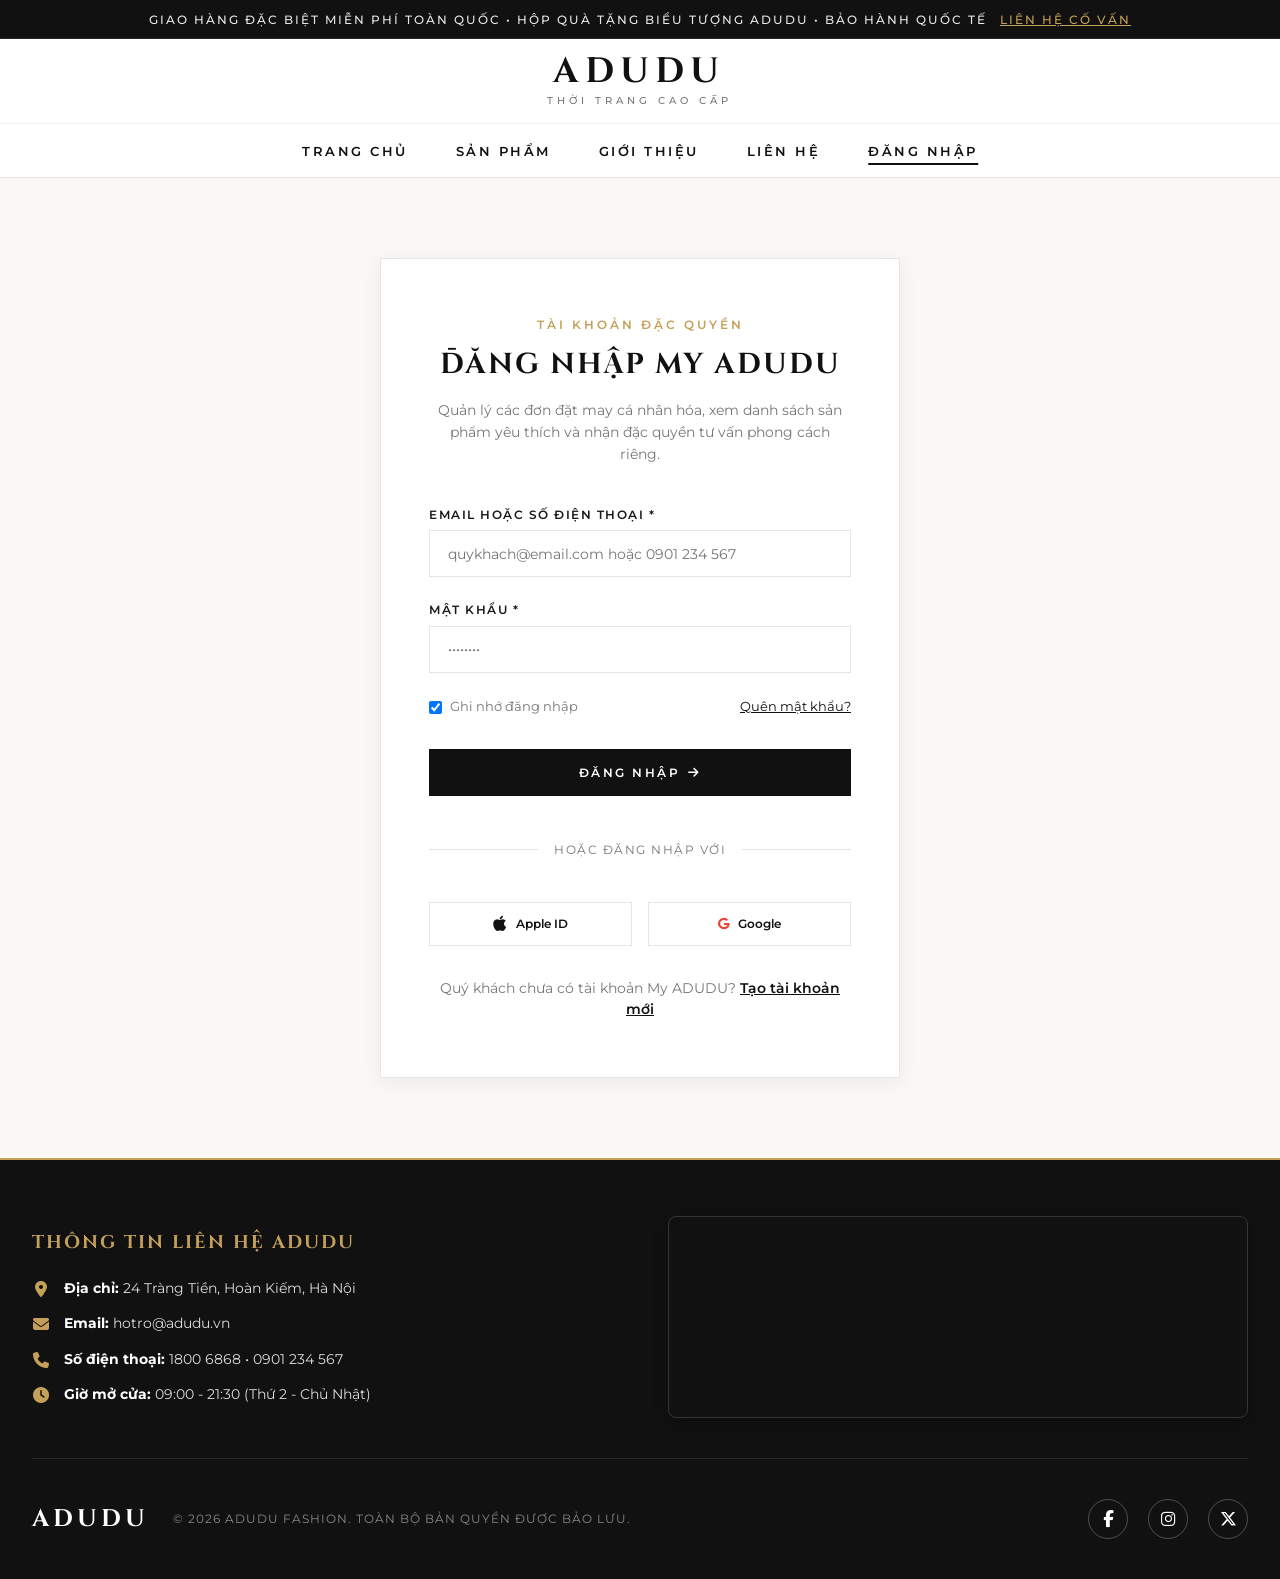
<file: dangnhap.html>
<!DOCTYPE html>
<html lang="vi">

<head>
    <meta charset="UTF-8">
    <meta name="viewport" content="width=device-width, initial-scale=1.0">
    <title>Đăng Nhập Tài Khoản My ADUDU | Maison ADUDU</title>
    <!-- Google Fonts: Cinzel & Montserrat & Playfair Display -->
    <link rel="preconnect" href="https://fonts.googleapis.com">
    <link rel="preconnect" href="https://fonts.gstatic.com" crossorigin>
    <link href="https://fonts.googleapis.com/css2?family=Cinzel:wght@400;500;600;700;800&family=Montserrat:ital,wght@0,300;0,400;0,500;0,600;0,700;1,400&family=Playfair+Display:ital,wght@0,400;0,600;0,700;1,400&display=swap" rel="stylesheet">
    <!-- Font Awesome 6 Icons -->
    <link rel="stylesheet" href="https://cdnjs.cloudflare.com/ajax/libs/font-awesome/6.5.1/css/all.min.css">
    <!-- Main Style CSS -->
    <link rel="stylesheet" href="css/style.css">
    <style>
        .login-page-section {
            min-height: 75vh;
            display: flex;
            align-items: center;
            justify-content: center;
            background-color: var(--lv-cream);
            padding: 5rem 1.5rem;
        }

        .login-card-container {
            width: 100%;
            max-width: 520px;
            background: var(--lv-white);
            border: 1px solid var(--lv-gray-light);
            box-shadow: var(--shadow-soft);
            padding: 3.5rem 3rem;
            text-align: center;
        }

        .login-brand-tag {
            font-size: 0.75rem;
            letter-spacing: 3px;
            font-weight: 600;
            color: var(--lv-gold);
            text-transform: uppercase;
            margin-bottom: 0.5rem;
            display: block;
        }

        .login-heading {
            font-family: var(--font-heading);
            font-size: 1.8rem;
            letter-spacing: 2px;
            text-transform: uppercase;
            color: var(--lv-black);
            margin-bottom: 0.75rem;
        }

        .login-desc {
            font-size: 0.85rem;
            color: var(--lv-gray-medium);
            line-height: 1.6;
            margin-bottom: 2.5rem;
        }

        .login-form-group {
            margin-bottom: 1.5rem;
            text-align: left;
        }

        .login-form-group label {
            display: block;
            font-size: 0.72rem;
            font-weight: 600;
            letter-spacing: 1.5px;
            text-transform: uppercase;
            color: var(--lv-dark);
            margin-bottom: 0.4rem;
        }

        .login-input {
            width: 100%;
            padding: 0.9rem 1.1rem;
            background-color: var(--lv-white);
            border: 1px solid var(--lv-gray-light);
            color: var(--lv-black);
            font-size: 0.85rem;
            transition: var(--transition);
        }

        .login-input:focus {
            border-color: var(--lv-black);
        }

        .login-extras {
            display: flex;
            align-items: center;
            justify-content: space-between;
            font-size: 0.8rem;
            margin-bottom: 2rem;
            color: var(--lv-gray-medium);
        }

        .login-checkbox-label {
            display: flex;
            align-items: center;
            gap: 0.5rem;
            cursor: pointer;
        }

        .forgot-password-link {
            color: var(--lv-black);
            text-decoration: underline;
            transition: var(--transition);
        }

        .forgot-password-link:hover {
            color: var(--lv-gold);
        }

        .btn-login-submit {
            width: 100%;
            background-color: var(--lv-black);
            color: var(--lv-white);
            padding: 1rem 1.5rem;
            font-size: 0.75rem;
            font-weight: 600;
            letter-spacing: 2.5px;
            text-transform: uppercase;
            cursor: pointer;
            transition: var(--transition);
            display: flex;
            align-items: center;
            justify-content: center;
            gap: 0.5rem;
        }

        .btn-login-submit:hover {
            background-color: var(--lv-gold);
            color: var(--lv-white);
        }

        .login-divider {
            position: relative;
            margin: 2.5rem 0;
            text-align: center;
        }

        .login-divider::before {
            content: '';
            position: absolute;
            top: 50%;
            left: 0;
            right: 0;
            height: 1px;
            background: var(--lv-gray-light);
            z-index: 1;
        }

        .login-divider span {
            position: relative;
            z-index: 2;
            background: var(--lv-white);
            padding: 0 1rem;
            font-size: 0.75rem;
            color: var(--lv-gray-medium);
            letter-spacing: 1.5px;
            text-transform: uppercase;
        }

        .social-login-group {
            display: grid;
            grid-template-columns: 1fr 1fr;
            gap: 1rem;
            margin-bottom: 2rem;
        }

        .btn-social-login {
            display: flex;
            align-items: center;
            justify-content: center;
            gap: 0.6rem;
            padding: 0.75rem 1rem;
            border: 1px solid var(--lv-gray-light);
            background: var(--lv-white);
            color: var(--lv-black);
            font-size: 0.75rem;
            font-weight: 600;
            cursor: pointer;
            transition: var(--transition);
        }

        .btn-social-login:hover {
            border-color: var(--lv-black);
            background: var(--lv-cream);
        }

        .login-register-prompt {
            font-size: 0.85rem;
            color: var(--lv-gray-medium);
            margin-top: 1rem;
        }

        .login-register-prompt a {
            color: var(--lv-black);
            font-weight: 600;
            text-decoration: underline;
        }

        .login-register-prompt a:hover {
            color: var(--lv-gold);
        }
    </style>
</head>

<body>

    <!-- 1. TOP TICKER ANNOUNCEMENT -->
    <div class="top-ticker">
        <span>Giao hàng đặc biệt miễn phí toàn quốc &bull; Hộp quà tặng biểu tượng ADUDU &bull; Bảo hành quốc tế</span>
        <a href="index.html#contact">Liên hệ cố vấn</a>
    </div>

    <!-- 2. SITE HEADER -->
    <header class="site-header">
        <div class="container header-inner">
            <!-- Left: Empty for layout balance -->
            <div class="header-left"></div>

            <!-- Center: Brand Logo ADUDU -->
            <div class="header-brand">
                <a href="index.html" class="brand-logo" title="Trở về Trang chủ ADUDU">ADUDU</a>
                <span class="brand-sub">Thời Trang Cao Cấp</span>
            </div>

            <!-- Right: Đã loại bỏ theo yêu cầu người dùng -->
            <div class="header-right"></div>
        </div>

        <!-- MAIN NAVIGATION MENU: ĐÚNG 5 MỤC DẪN ĐẾN CÁC TRANG RIÊNG -->
        <nav class="header-navigation" aria-label="Menu điều hướng chính">
            <div class="container">
                <ul class="main-menu">
                    <li><a href="index.html">Trang Chủ</a></li>
                    <li><a href="sanpham.html">Sản Phẩm</a></li>
                    <li><a href="gioithieu.html">Giới Thiệu</a></li>
                    <li><a href="lienhe.html">Liên Hệ</a></li>
                    <li><a href="dangnhap.html" class="active">Đăng Nhập</a></li>
                </ul>
            </div>
        </nav>
    </header>

    <!-- 3. LOGIN MAIN FORM SECTION -->
    <main class="login-page-section">
        <div class="login-card-container">
            <span class="login-brand-tag">Tài Khoản Đặc Quyền</span>
            <h1 class="login-heading">Đăng Nhập My ADUDU</h1>
            <p class="login-desc">Quản lý các đơn đặt may cá nhân hóa, xem danh sách sản phẩm yêu thích và nhận đặc quyền tư vấn phong cách riêng.</p>

            <form id="aduduLoginForm" action="index.html">
                <div class="login-form-group">
                    <label for="loginEmail">Email Hoặc Số Điện Thoại *</label>
                    <input type="text" id="loginEmail" class="login-input" placeholder="quykhach@email.com hoặc 0901 234 567" required>
                </div>

                <div class="login-form-group">
                    <label for="loginPassword">Mật Khẩu *</label>
                    <input type="password" id="loginPassword" class="login-input" placeholder="••••••••" required>
                </div>

                <div class="login-extras">
                    <label class="login-checkbox-label">
                        <input type="checkbox" checked> Ghi nhớ đăng nhập
                    </label>
                    <a href="#" class="forgot-password-link" onclick="alert('Quý khách vui lòng liên hệ Hotline 1800 6868 để được cấp lại mã bảo mật tài khoản VIP.'); return false;">Quên mật khẩu?</a>
                </div>

                <button type="submit" class="btn-login-submit">
                    Đăng Nhập <i class="fa-solid fa-arrow-right"></i>
                </button>
            </form>

            <div class="login-divider">
                <span>Hoặc đăng nhập với</span>
            </div>

            <div class="social-login-group">
                <button class="btn-social-login" onclick="alert('Đang kết nối tài khoản Apple ID an toàn...');">
                    <i class="fa-brands fa-apple" style="font-size: 1.1rem;"></i> Apple ID
                </button>
                <button class="btn-social-login" onclick="alert('Đang kết nối tài khoản Google an toàn...');">
                    <i class="fa-brands fa-google" style="color: #ea4335;"></i> Google
                </button>
            </div>

            <p class="login-register-prompt">
                Quý khách chưa có tài khoản My ADUDU? <a href="#" onclick="alert('Dịch vụ mở tài khoản VIP Maison ADUDU trực tiếp hoặc tại Boutique chính hãng.'); return false;">Tạo tài khoản mới</a>
            </p>
        </div>
    </main>

    <!-- 4. FOOTER (VỚI CHỈ LOGO FACEBOOK, INSTAGRAM, TWITTER Ở CUỐI) -->
    <footer class="site-footer">
        <div class="container">
            <!-- FOOTER: THÔNG TIN CỬA HÀNG (TRÁI) & BẢN ĐỒ MAP (PHẢI) -->
            <div class="footer-top-simple">
                <!-- Left: Địa chỉ, Email, Số điện thoại, Giờ mở cửa -->
                <div class="footer-info-col">
                    <h5 class="footer-info-title">THÔNG TIN LIÊN HỆ ADUDU</h5>
                    <div class="footer-info-list">
                        <div class="footer-info-item">
                            <i class="fa-solid fa-location-dot"></i>
                            <span><strong>Địa chỉ:</strong> 24 Tràng Tiền, Hoàn Kiếm, Hà Nội</span>
                        </div>
                        <div class="footer-info-item">
                            <i class="fa-solid fa-envelope"></i>
                            <span><strong>Email:</strong> hotro@adudu.vn</span>
                        </div>
                        <div class="footer-info-item">
                            <i class="fa-solid fa-phone"></i>
                            <span><strong>Số điện thoại:</strong> 1800 6868 &bull; 0901 234 567</span>
                        </div>
                        <div class="footer-info-item">
                            <i class="fa-solid fa-clock"></i>
                            <span><strong>Giờ mở cửa:</strong> 09:00 - 21:30 (Thứ 2 - Chủ Nhật)</span>
                        </div>
                    </div>
                </div>

                <!-- Right: Bản đồ Map kế bên -->
                <div class="footer-map-col">
                    <div class="footer-map-wrapper">
                        <iframe 
                            src="https://www.google.com/maps/embed?pb=!1m18!1m12!1m3!1d3724.113264426549!2d105.8524451759695!3d21.02815418779958!2m3!1f0!2f0!3f0!3m2!1i1024!2i768!4f13.1!3m3!1m2!1s0x3135abec2bb9e729%3A0x6b306a445d070529!2zVHLDoG5nIFRp4buBbiBQbGF6YQ!5e0!3m2!1svi!2s!4v1700000000000!5m2!1svi!2s" 
                            width="100%" 
                            height="200" 
                            style="border:0;" 
                            allowfullscreen="" 
                            loading="lazy" 
                            referrerpolicy="no-referrer-when-downgrade"
                            title="Bản đồ vị trí cửa hàng ADUDU">
                        </iframe>
                    </div>
                </div>
            </div>

            <!-- FOOTER BOTTOM: CHỈ ĐỂ LOGO FACEBOOK, INSTAGRAM, TWITTER Ở CUỐI FOOTER -->
            <div class="footer-bottom">
                <div class="footer-brand-copy">
                    <span class="footer-logo">ADUDU</span>
                    <span class="footer-copyright">&copy; 2026 ADUDU FASHION. TOÀN BỘ BẢN QUYỀN ĐƯỢC BẢO LƯU.</span>
                </div>

                <!-- SOCIAL LOGOS ONLY -->
                <div class="footer-social-logos">
                    <a href="https://facebook.com" target="_blank" rel="noopener noreferrer" class="footer-social-link" title="Theo dõi ADUDU trên Facebook" aria-label="Facebook">
                        <i class="fa-brands fa-facebook-f"></i>
                    </a>
                    <a href="https://instagram.com" target="_blank" rel="noopener noreferrer" class="footer-social-link" title="Theo dõi ADUDU trên Instagram" aria-label="Instagram">
                        <i class="fa-brands fa-instagram"></i>
                    </a>
                    <a href="https://twitter.com" target="_blank" rel="noopener noreferrer" class="footer-social-link" title="Theo dõi ADUDU trên Twitter" aria-label="Twitter">
                        <i class="fa-brands fa-x-twitter"></i>
                    </a>
                </div>
            </div>
        </div>
    </footer>
</body>

</html>
</file>
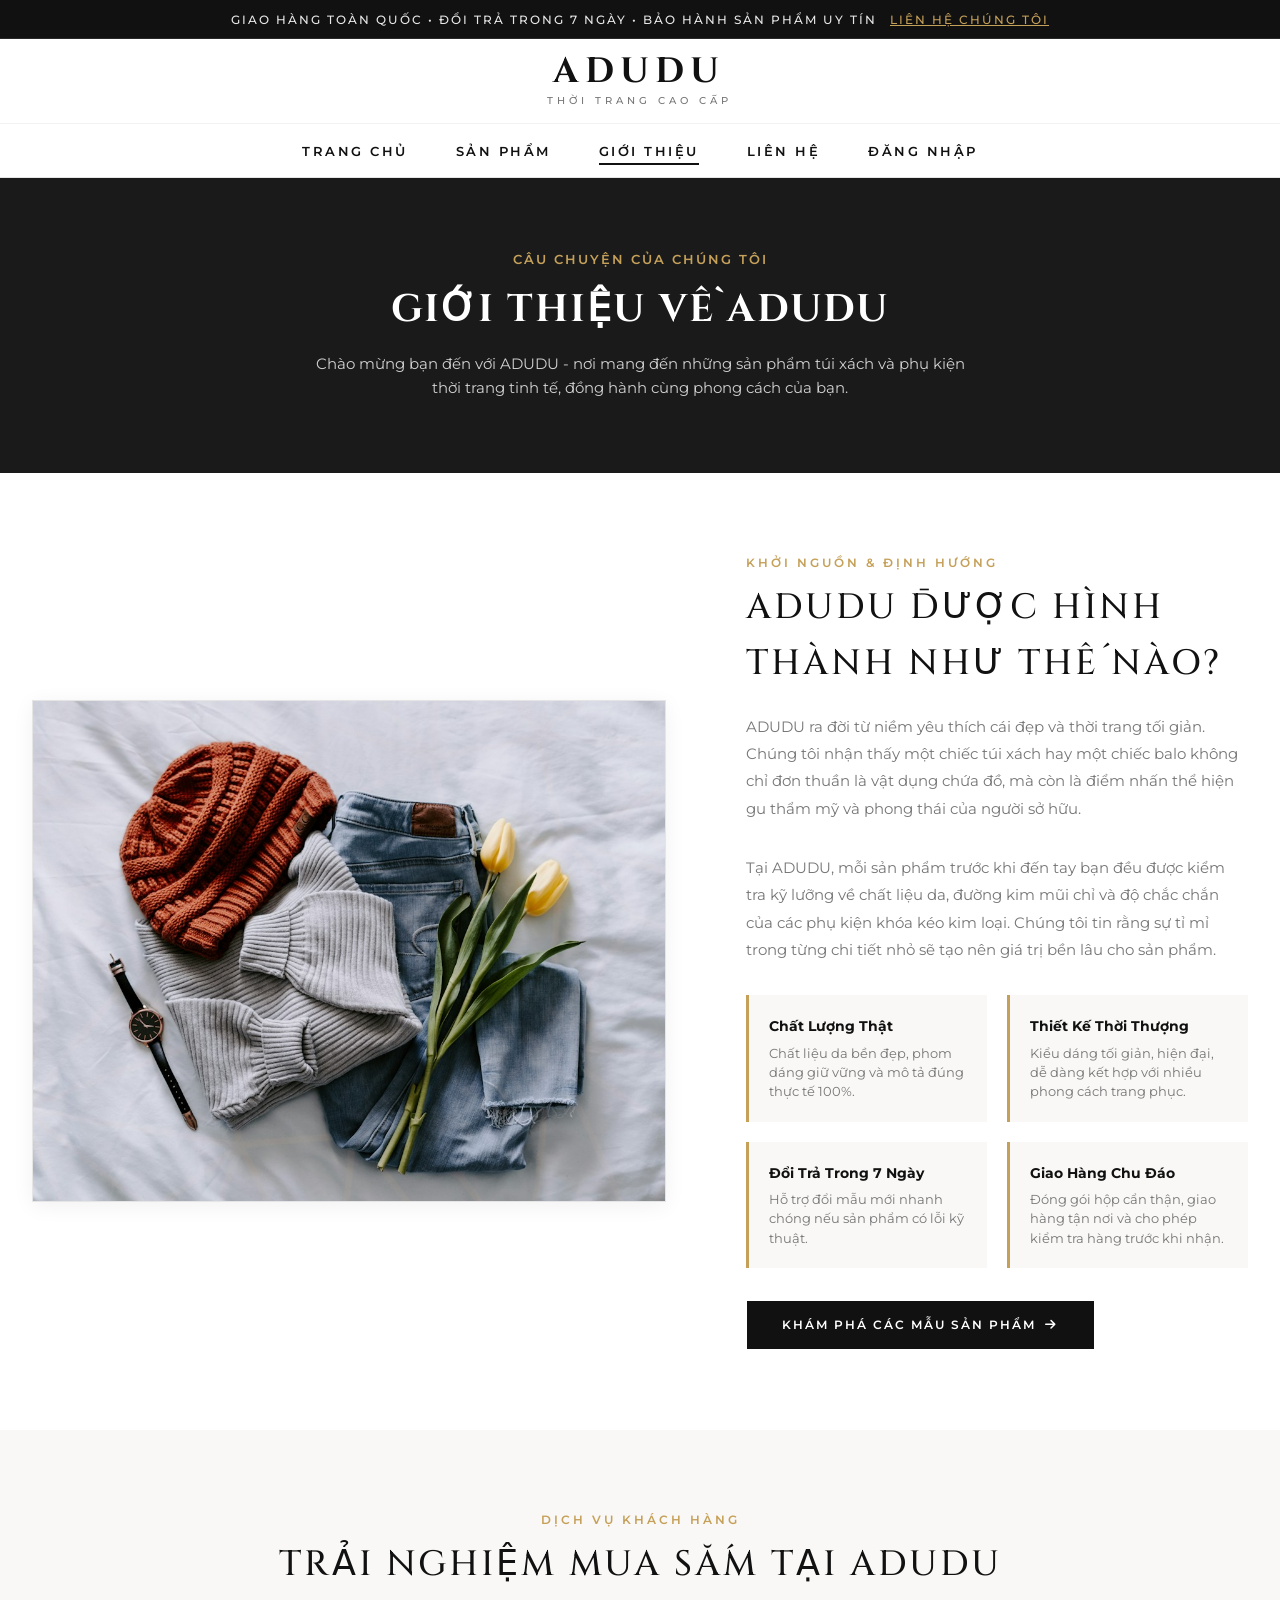
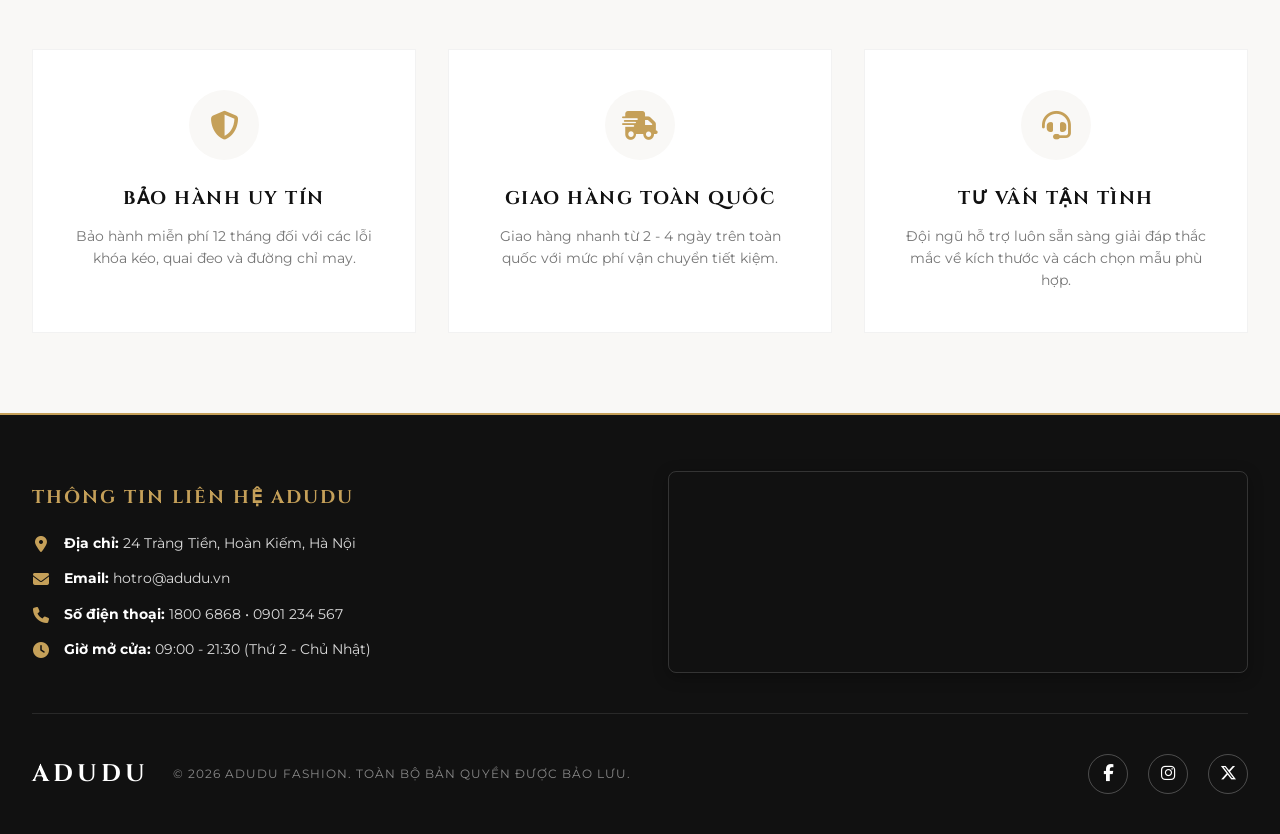
<file: gioithieu.html>
<!DOCTYPE html>
<html lang="vi">

<head>
    <meta charset="UTF-8">
    <meta name="viewport" content="width=device-width, initial-scale=1.0">
    <title>Giới Thiệu | Về Thương Hiệu Thời Trang ADUDU</title>
    <!-- Google Fonts: Montserrat -->
    <link rel="preconnect" href="https://fonts.googleapis.com">
    <link rel="preconnect" href="https://fonts.gstatic.com" crossorigin>
    <link href="https://fonts.googleapis.com/css2?family=Cinzel:wght@500;700&family=Montserrat:wght@400;500;600;700&display=swap" rel="stylesheet">
    <!-- Font Awesome 6 Icons -->
    <link rel="stylesheet" href="https://cdnjs.cloudflare.com/ajax/libs/font-awesome/6.5.1/css/all.min.css">
    <!-- Main Style CSS -->
    <link rel="stylesheet" href="css/style.css">
</head>

<body>

    <!-- 1. TOP TICKER ANNOUNCEMENT -->
    <div class="top-ticker">
        <span>Giao hàng toàn quốc &bull; Đổi trả trong 7 ngày &bull; Bảo hành sản phẩm uy tín</span>
        <a href="lienhe.html">Liên hệ chúng tôi</a>
    </div>

    <!-- 2. SITE HEADER -->
    <header class="site-header">
        <div class="container header-inner">
            <!-- Left: Empty for layout balance -->
            <div class="header-left"></div>

            <!-- Center: Brand Logo ADUDU -->
            <div class="header-brand">
                <a href="index.html" class="brand-logo" title="Trở về Trang chủ ADUDU">ADUDU</a>
                <span class="brand-sub">Thời Trang Cao Cấp</span>
            </div>

            <!-- Right: Đã loại bỏ theo yêu cầu -->
            <div class="header-right"></div>
        </div>

        <!-- MAIN NAVIGATION MENU: ĐÚNG 5 MỤC DẪN ĐẾN CÁC TRANG RIÊNG -->
        <nav class="header-navigation" aria-label="Menu điều hướng chính">
            <div class="container">
                <ul class="main-menu">
                    <li><a href="index.html">Trang Chủ</a></li>
                    <li><a href="sanpham.html">Sản Phẩm</a></li>
                    <li><a href="gioithieu.html" class="active">Giới Thiệu</a></li>
                    <li><a href="lienhe.html">Liên Hệ</a></li>
                    <li><a href="dangnhap.html">Đăng Nhập</a></li>
                </ul>
            </div>
        </nav>
    </header>

    <main>
        <!-- 3. PAGE BANNER ĐƠN GIẢN -->
        <section style="background: #1a1a1a; padding: 4.5rem 1.5rem; text-align: center; color: var(--lv-white);">
            <div class="container">
                <span style="font-size: 0.8rem; letter-spacing: 2px; font-weight: 600; text-transform: uppercase; color: var(--lv-gold); display: block; margin-bottom: 0.5rem;">Câu Chuyện Của Chúng Tôi</span>
                <h1 style="font-family: var(--font-heading); font-size: 2.4rem; letter-spacing: 2px; text-transform: uppercase; margin-bottom: 0.75rem;">Giới Thiệu Về ADUDU</h1>
                <p style="font-size: 0.95rem; max-width: 650px; margin: 0 auto; color: rgba(255,255,255,0.8); line-height: 1.6;">Chào mừng bạn đến với ADUDU - nơi mang đến những sản phẩm túi xách và phụ kiện thời trang tinh tế, đồng hành cùng phong cách của bạn.</p>
            </div>
        </section>

        <!-- 4. NỘI DUNG GIỚI THIỆU ĐƠN GIẢN, TỰ NHIÊN -->
        <section class="about-section section-padding">
            <div class="container">
                <div class="about-grid">
                    <!-- Left: Ảnh Đơn Giản -->
                    <div class="about-visual">
                        <div class="about-visual-main">
                            <img src="images/artisan-workshop.jpg" alt="Cửa Hàng Thời Trang ADUDU">
                        </div>
                    </div>

                    <!-- Right: Bài Viết Ngắn Gọn, Tự Nhiên -->
                    <div class="about-content">
                        <span class="section-tag">Khởi Nguồn &amp; Định Hướng</span>
                        <h2 class="section-title" style="margin-bottom: 1.25rem;">ADUDU Được Hình Thành Như Thế Nào?</h2>
                        <p class="about-desc">ADUDU ra đời từ niềm yêu thích cái đẹp và thời trang tối giản. Chúng tôi nhận thấy một chiếc túi xách hay một chiếc balo không chỉ đơn thuần là vật dụng chứa đồ, mà còn là điểm nhấn thể hiện gu thẩm mỹ và phong thái của người sở hữu.</p>
                        <p class="about-desc">Tại ADUDU, mỗi sản phẩm trước khi đến tay bạn đều được kiểm tra kỹ lưỡng về chất liệu da, đường kim mũi chỉ và độ chắc chắn của các phụ kiện khóa kéo kim loại. Chúng tôi tin rằng sự tỉ mỉ trong từng chi tiết nhỏ sẽ tạo nên giá trị bền lâu cho sản phẩm.</p>

                        <!-- 4 Cam Kết Đơn Giản -->
                        <div style="margin: 2rem 0; display: grid; grid-template-columns: 1fr 1fr; gap: 1.25rem;">
                            <div style="background: var(--lv-cream); padding: 1.25rem; border-left: 3px solid var(--lv-gold);">
                                <h4 style="font-size: 0.9rem; font-weight: 700; margin-bottom: 0.35rem; color: var(--lv-black);">Chất Lượng Thật</h4>
                                <p style="font-size: 0.8rem; color: var(--lv-gray-medium); line-height: 1.5;">Chất liệu da bền đẹp, phom dáng giữ vững và mô tả đúng thực tế 100%.</p>
                            </div>
                            <div style="background: var(--lv-cream); padding: 1.25rem; border-left: 3px solid var(--lv-gold);">
                                <h4 style="font-size: 0.9rem; font-weight: 700; margin-bottom: 0.35rem; color: var(--lv-black);">Thiết Kế Thời Thượng</h4>
                                <p style="font-size: 0.8rem; color: var(--lv-gray-medium); line-height: 1.5;">Kiểu dáng tối giản, hiện đại, dễ dàng kết hợp với nhiều phong cách trang phục.</p>
                            </div>
                            <div style="background: var(--lv-cream); padding: 1.25rem; border-left: 3px solid var(--lv-gold);">
                                <h4 style="font-size: 0.9rem; font-weight: 700; margin-bottom: 0.35rem; color: var(--lv-black);">Đổi Trả Trong 7 Ngày</h4>
                                <p style="font-size: 0.8rem; color: var(--lv-gray-medium); line-height: 1.5;">Hỗ trợ đổi mẫu mới nhanh chóng nếu sản phẩm có lỗi kỹ thuật.</p>
                            </div>
                            <div style="background: var(--lv-cream); padding: 1.25rem; border-left: 3px solid var(--lv-gold);">
                                <h4 style="font-size: 0.9rem; font-weight: 700; margin-bottom: 0.35rem; color: var(--lv-black);">Giao Hàng Chu Đáo</h4>
                                <p style="font-size: 0.8rem; color: var(--lv-gray-medium); line-height: 1.5;">Đóng gói hộp cẩn thận, giao hàng tận nơi và cho phép kiểm tra hàng trước khi nhận.</p>
                            </div>
                        </div>

                        <a href="sanpham.html" class="btn btn-primary-luxury" style="background-color: var(--lv-black); color: var(--lv-white);">
                            Khám Phá Các Mẫu Sản Phẩm <i class="fa-solid fa-arrow-right"></i>
                        </a>
                    </div>
                </div>
            </div>
        </section>

        <!-- 5. DỊCH VỤ & HỖ TRỢ ĐƠN GIẢN -->
        <section class="services-section section-padding" style="background-color: var(--lv-cream);">
            <div class="container">
                <div class="section-head">
                    <span class="section-tag">Dịch Vụ Khách Hàng</span>
                    <h2 class="section-title">Trải Nghiệm Mua Sắm Tại ADUDU</h2>
                </div>

                <div class="services-grid">
                    <div class="service-card">
                        <div class="service-icon-box">
                            <i class="fa-solid fa-shield-halved"></i>
                        </div>
                        <h3 class="service-title">Bảo Hành Uy Tín</h3>
                        <p class="service-desc">Bảo hành miễn phí 12 tháng đối với các lỗi khóa kéo, quai đeo và đường chỉ may.</p>
                    </div>

                    <div class="service-card">
                        <div class="service-icon-box">
                            <i class="fa-solid fa-truck-fast"></i>
                        </div>
                        <h3 class="service-title">Giao Hàng Toàn Quốc</h3>
                        <p class="service-desc">Giao hàng nhanh từ 2 - 4 ngày trên toàn quốc với mức phí vận chuyển tiết kiệm.</p>
                    </div>

                    <div class="service-card">
                        <div class="service-icon-box">
                            <i class="fa-solid fa-headset"></i>
                        </div>
                        <h3 class="service-title">Tư Vấn Tận Tình</h3>
                        <p class="service-desc">Đội ngũ hỗ trợ luôn sẵn sàng giải đáp thắc mắc về kích thước và cách chọn mẫu phù hợp.</p>
                    </div>
                </div>
            </div>
        </section>
    </main>

    <!-- 6. FOOTER (VỚI CHỈ LOGO FACEBOOK, INSTAGRAM, TWITTER Ở CUỐI) -->
    <footer class="site-footer">
        <div class="container">
            <!-- FOOTER: THÔNG TIN CỬA HÀNG (TRÁI) & BẢN ĐỒ MAP (PHẢI) -->
            <div class="footer-top-simple">
                <!-- Left: Địa chỉ, Email, Số điện thoại, Giờ mở cửa -->
                <div class="footer-info-col">
                    <h5 class="footer-info-title">THÔNG TIN LIÊN HỆ ADUDU</h5>
                    <div class="footer-info-list">
                        <div class="footer-info-item">
                            <i class="fa-solid fa-location-dot"></i>
                            <span><strong>Địa chỉ:</strong> 24 Tràng Tiền, Hoàn Kiếm, Hà Nội</span>
                        </div>
                        <div class="footer-info-item">
                            <i class="fa-solid fa-envelope"></i>
                            <span><strong>Email:</strong> hotro@adudu.vn</span>
                        </div>
                        <div class="footer-info-item">
                            <i class="fa-solid fa-phone"></i>
                            <span><strong>Số điện thoại:</strong> 1800 6868 &bull; 0901 234 567</span>
                        </div>
                        <div class="footer-info-item">
                            <i class="fa-solid fa-clock"></i>
                            <span><strong>Giờ mở cửa:</strong> 09:00 - 21:30 (Thứ 2 - Chủ Nhật)</span>
                        </div>
                    </div>
                </div>

                <!-- Right: Bản đồ Map kế bên -->
                <div class="footer-map-col">
                    <div class="footer-map-wrapper">
                        <iframe 
                            src="https://www.google.com/maps/embed?pb=!1m18!1m12!1m3!1d3724.113264426549!2d105.8524451759695!3d21.02815418779958!2m3!1f0!2f0!3f0!3m2!1i1024!2i768!4f13.1!3m3!1m2!1s0x3135abec2bb9e729%3A0x6b306a445d070529!2zVHLDoG5nIFRp4buBbiBQbGF6YQ!5e0!3m2!1svi!2s!4v1700000000000!5m2!1svi!2s" 
                            width="100%" 
                            height="200" 
                            style="border:0;" 
                            allowfullscreen="" 
                            loading="lazy" 
                            referrerpolicy="no-referrer-when-downgrade"
                            title="Bản đồ vị trí cửa hàng ADUDU">
                        </iframe>
                    </div>
                </div>
            </div>

            <!-- FOOTER BOTTOM: CHỈ ĐỂ LOGO FACEBOOK, INSTAGRAM, TWITTER Ở CUỐI FOOTER -->
            <div class="footer-bottom">
                <div class="footer-brand-copy">
                    <span class="footer-logo">ADUDU</span>
                    <span class="footer-copyright">&copy; 2026 ADUDU FASHION. TOÀN BỘ BẢN QUYỀN ĐƯỢC BẢO LƯU.</span>
                </div>

                <!-- SOCIAL LOGOS ONLY -->
                <div class="footer-social-logos">
                    <a href="https://facebook.com" target="_blank" rel="noopener noreferrer" class="footer-social-link" title="Theo dõi ADUDU trên Facebook" aria-label="Facebook">
                        <i class="fa-brands fa-facebook-f"></i>
                    </a>
                    <a href="https://instagram.com" target="_blank" rel="noopener noreferrer" class="footer-social-link" title="Theo dõi ADUDU trên Instagram" aria-label="Instagram">
                        <i class="fa-brands fa-instagram"></i>
                    </a>
                    <a href="https://twitter.com" target="_blank" rel="noopener noreferrer" class="footer-social-link" title="Theo dõi ADUDU trên Twitter" aria-label="Twitter">
                        <i class="fa-brands fa-x-twitter"></i>
                    </a>
                </div>
            </div>
        </div>
    </footer>
</body>

</html>
</file>
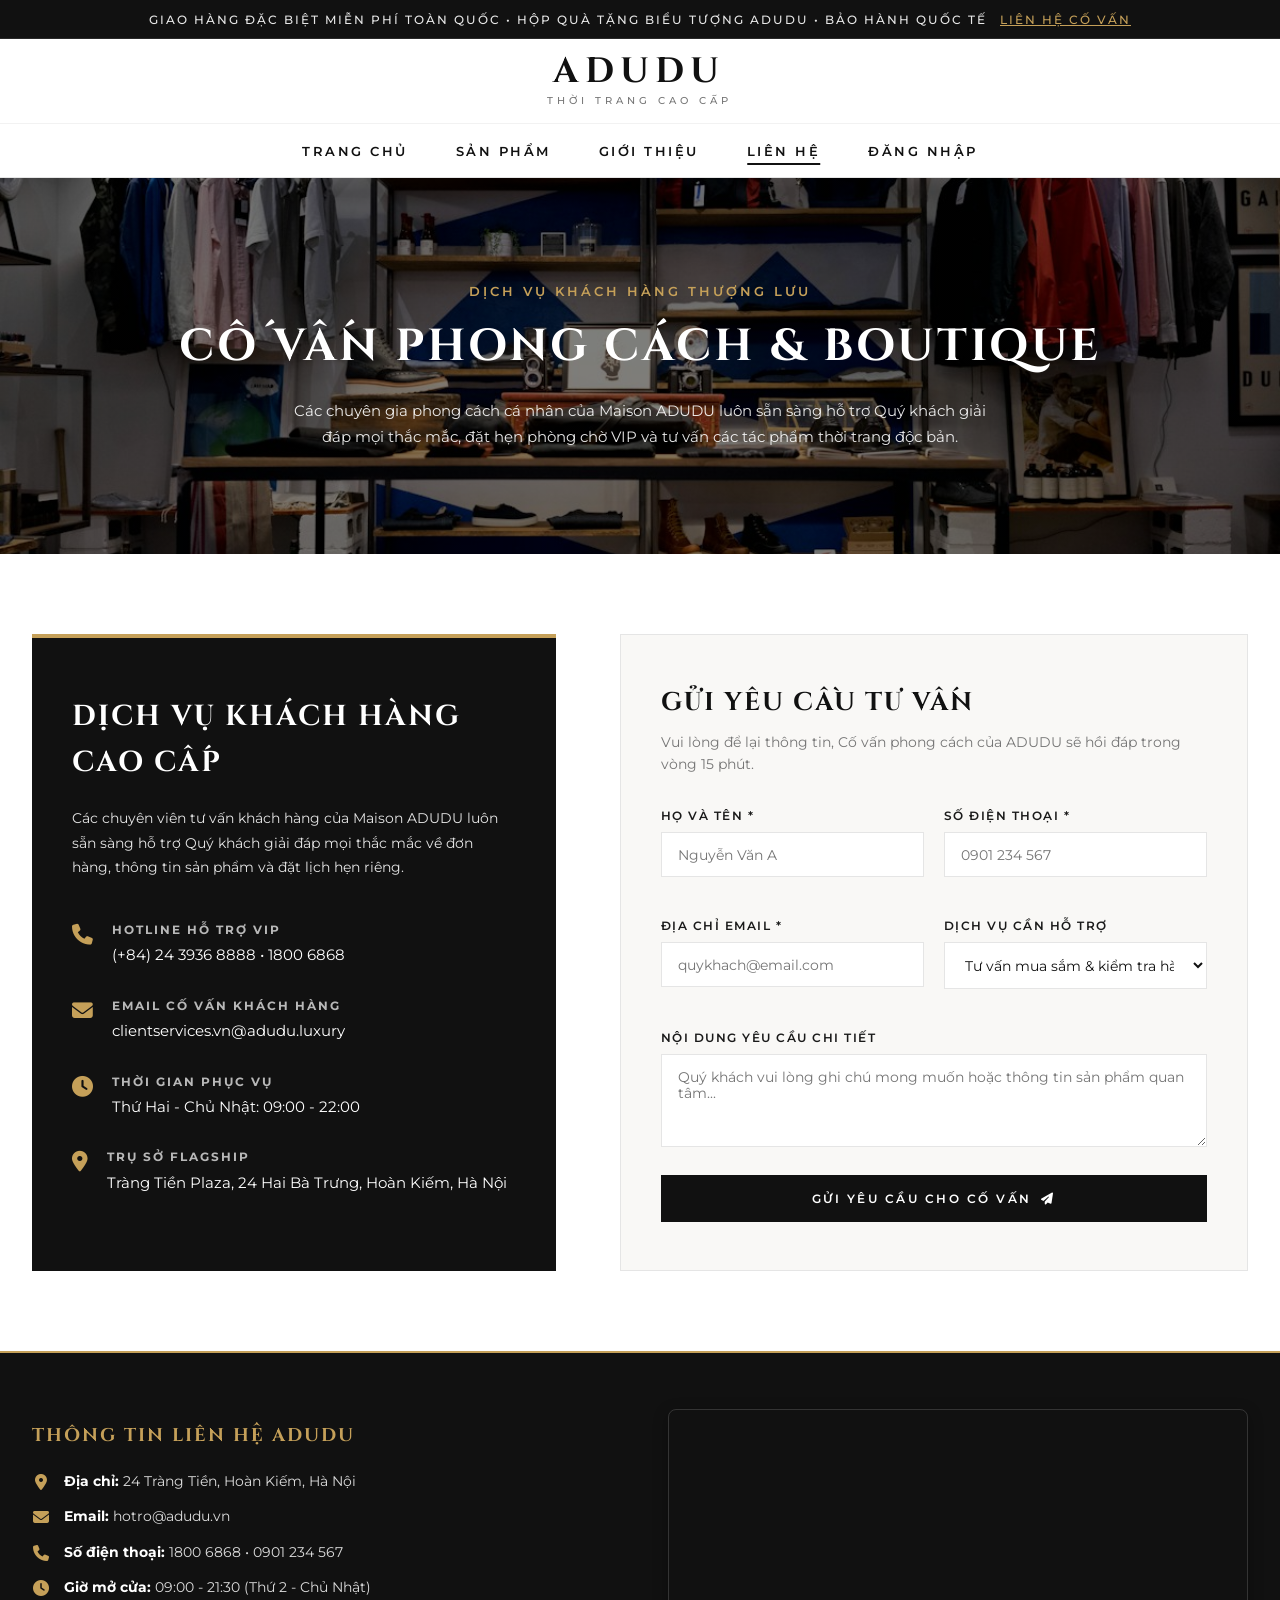
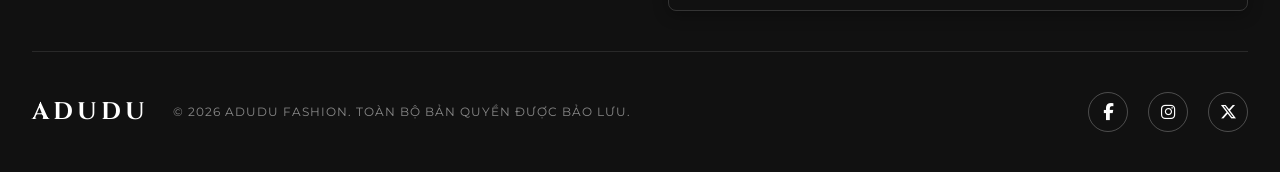
<file: lienhe.html>
<!DOCTYPE html>
<html lang="vi">

<head>
    <meta charset="UTF-8">
    <meta name="viewport" content="width=device-width, initial-scale=1.0">
    <title>Liên Hệ | Dịch Vụ Khách Hàng & Hệ Thống Boutique - Maison ADUDU</title>
    <!-- Google Fonts: Cinzel & Montserrat & Playfair Display -->
    <link rel="preconnect" href="https://fonts.googleapis.com">
    <link rel="preconnect" href="https://fonts.gstatic.com" crossorigin>
    <link href="https://fonts.googleapis.com/css2?family=Cinzel:wght@400;500;600;700;800&family=Montserrat:ital,wght@0,300;0,400;0,500;0,600;0,700;1,400&family=Playfair+Display:ital,wght@0,400;0,600;0,700;1,400&display=swap" rel="stylesheet">
    <!-- Font Awesome 6 Icons -->
    <link rel="stylesheet" href="https://cdnjs.cloudflare.com/ajax/libs/font-awesome/6.5.1/css/all.min.css">
    <!-- Main Style CSS -->
    <link rel="stylesheet" href="css/style.css">
</head>

<body>

    <!-- 1. TOP TICKER ANNOUNCEMENT -->
    <div class="top-ticker">
        <span>Giao hàng đặc biệt miễn phí toàn quốc &bull; Hộp quà tặng biểu tượng ADUDU &bull; Bảo hành quốc tế</span>
        <a href="lienhe.html">Liên hệ cố vấn</a>
    </div>

    <!-- 2. SITE HEADER -->
    <header class="site-header">
        <div class="container header-inner">
            <!-- Left: Empty for layout balance -->
            <div class="header-left"></div>

            <!-- Center: Brand Logo ADUDU -->
            <div class="header-brand">
                <a href="index.html" class="brand-logo" title="Trở về Trang chủ ADUDU">ADUDU</a>
                <span class="brand-sub">Thời Trang Cao Cấp</span>
            </div>

            <!-- Right: Đã loại bỏ theo yêu cầu người dùng -->
            <div class="header-right"></div>
        </div>

        <!-- MAIN NAVIGATION MENU: ĐÚNG 5 MỤC DẪN ĐẾN CÁC TRANG RIÊNG -->
        <nav class="header-navigation" aria-label="Menu điều hướng chính">
            <div class="container">
                <ul class="main-menu">
                    <li><a href="index.html">Trang Chủ</a></li>
                    <li><a href="sanpham.html">Sản Phẩm</a></li>
                    <li><a href="gioithieu.html">Giới Thiệu</a></li>
                    <li><a href="lienhe.html" class="active">Liên Hệ</a></li>
                    <li><a href="dangnhap.html">Đăng Nhập</a></li>
                </ul>
            </div>
        </nav>
    </header>

    <main>
        <!-- 3. PAGE HERO BANNER -->
        <section style="background: linear-gradient(rgba(0,0,0,0.5), rgba(0,0,0,0.5)), url('images/boutique-store.jpg') center/cover no-repeat; padding: 6.5rem 1.5rem; text-align: center; color: var(--lv-white);">
            <div class="container">
                <span style="font-size: 0.8rem; letter-spacing: 3px; font-weight: 600; text-transform: uppercase; color: var(--lv-gold); display: block; margin-bottom: 0.5rem;">Dịch Vụ Khách Hàng Thượng Lưu</span>
                <h1 style="font-family: var(--font-heading); font-size: 2.8rem; letter-spacing: 3px; text-transform: uppercase; margin-bottom: 1rem;">Cố Vấn Phong Cách &amp; Boutique</h1>
                <p style="font-size: 0.95rem; max-width: 720px; margin: 0 auto; color: rgba(255,255,255,0.9); line-height: 1.7;">Các chuyên gia phong cách cá nhân của Maison ADUDU luôn sẵn sàng hỗ trợ Quý khách giải đáp mọi thắc mắc, đặt hẹn phòng chờ VIP và tư vấn các tác phẩm thời trang độc bản.</p>
            </div>
        </section>

        <!-- 4. CONTACT SECTION -->
        <section class="contact-section section-padding">
            <div class="container">
                <div class="contact-layout">
                    <!-- Left: Contact Details -->
                    <div class="contact-info-card">
                        <h3>Dịch Vụ Khách Hàng Cao Cấp</h3>
                        <p>Các chuyên viên tư vấn khách hàng của Maison ADUDU luôn sẵn sàng hỗ trợ Quý khách giải đáp mọi thắc mắc về đơn hàng, thông tin sản phẩm và đặt lịch hẹn riêng.</p>

                        <div class="contact-details-list">
                            <div class="contact-detail-item">
                                <i class="fa-solid fa-phone"></i>
                                <div>
                                    <strong>Hotline Hỗ Trợ VIP</strong>
                                    <span>(+84) 24 3936 8888 &bull; 1800 6868</span>
                                </div>
                            </div>
                            <div class="contact-detail-item">
                                <i class="fa-solid fa-envelope"></i>
                                <div>
                                    <strong>Email Cố Vấn Khách Hàng</strong>
                                    <span>clientservices.vn@adudu.luxury</span>
                                </div>
                            </div>
                            <div class="contact-detail-item">
                                <i class="fa-solid fa-clock"></i>
                                <div>
                                    <strong>Thời Gian Phục Vụ</strong>
                                    <span>Thứ Hai - Chủ Nhật: 09:00 - 22:00</span>
                                </div>
                            </div>
                            <div class="contact-detail-item">
                                <i class="fa-solid fa-location-dot"></i>
                                <div>
                                    <strong>Trụ Sở Flagship</strong>
                                    <span>Tràng Tiền Plaza, 24 Hai Bà Trưng, Hoàn Kiếm, Hà Nội</span>
                                </div>
                            </div>
                        </div>
                    </div>

                    <!-- Right: VIP Consultation Form -->
                    <div class="contact-form-wrapper">
                        <h3>Gửi Yêu Cầu Tư Vấn</h3>
                        <p>Vui lòng để lại thông tin, Cố vấn phong cách của ADUDU sẽ hồi đáp trong vòng 15 phút.</p>

                        <form id="aduduContactForm">
                            <div class="form-grid-2">
                                <div class="form-group">
                                    <label for="contactName">Họ và Tên *</label>
                                    <input type="text" id="contactName" placeholder="Nguyễn Văn A" required>
                                </div>
                                <div class="form-group">
                                    <label for="contactPhone">Số Điện Thoại *</label>
                                    <input type="tel" id="contactPhone" placeholder="0901 234 567" required>
                                </div>
                            </div>

                            <div class="form-grid-2">
                                <div class="form-group">
                                    <label for="contactEmail">Địa Chỉ Email *</label>
                                    <input type="email" id="contactEmail" placeholder="quykhach@email.com" required>
                                </div>
                                <div class="form-group">
                                    <label for="contactTopic">Dịch Vụ Cần Hỗ Trợ</label>
                                    <select id="contactTopic">
                                        <option value="buy">Tư vấn mua sắm &amp; kiểm tra hàng tại cửa hàng</option>
                                        <option value="vip">Đặt lịch hẹn VIP Salon riêng tư</option>
                                        <option value="hotstamp">Khắc tên cá nhân hóa Hot Stamping</option>
                                        <option value="care">Chăm sóc, bảo hành &amp; spa đồ da</option>
                                    </select>
                                </div>
                            </div>

                            <div class="form-group">
                                <label for="contactMessage">Nội Dung Yêu Cầu Chi Tiết</label>
                                <textarea id="contactMessage" rows="4" placeholder="Quý khách vui lòng ghi chú mong muốn hoặc thông tin sản phẩm quan tâm..."></textarea>
                            </div>

                            <button type="submit" class="btn-submit-luxury">
                                Gửi Yêu Cầu Cho Cố Vấn <i class="fa-solid fa-paper-plane"></i>
                            </button>
                        </form>
                    </div>
                </div>
            </div>
        </section>
    </main>

    <!-- 5. FOOTER (VỚI CHỈ LOGO FACEBOOK, INSTAGRAM, TWITTER Ở CUỐI) -->
    <footer class="site-footer">
        <div class="container">
            <!-- FOOTER: THÔNG TIN CỬA HÀNG (TRÁI) & BẢN ĐỒ MAP (PHẢI) -->
            <div class="footer-top-simple">
                <!-- Left: Địa chỉ, Email, Số điện thoại, Giờ mở cửa -->
                <div class="footer-info-col">
                    <h5 class="footer-info-title">THÔNG TIN LIÊN HỆ ADUDU</h5>
                    <div class="footer-info-list">
                        <div class="footer-info-item">
                            <i class="fa-solid fa-location-dot"></i>
                            <span><strong>Địa chỉ:</strong> 24 Tràng Tiền, Hoàn Kiếm, Hà Nội</span>
                        </div>
                        <div class="footer-info-item">
                            <i class="fa-solid fa-envelope"></i>
                            <span><strong>Email:</strong> hotro@adudu.vn</span>
                        </div>
                        <div class="footer-info-item">
                            <i class="fa-solid fa-phone"></i>
                            <span><strong>Số điện thoại:</strong> 1800 6868 &bull; 0901 234 567</span>
                        </div>
                        <div class="footer-info-item">
                            <i class="fa-solid fa-clock"></i>
                            <span><strong>Giờ mở cửa:</strong> 09:00 - 21:30 (Thứ 2 - Chủ Nhật)</span>
                        </div>
                    </div>
                </div>

                <!-- Right: Bản đồ Map kế bên -->
                <div class="footer-map-col">
                    <div class="footer-map-wrapper">
                        <iframe 
                            src="https://www.google.com/maps/embed?pb=!1m18!1m12!1m3!1d3724.113264426549!2d105.8524451759695!3d21.02815418779958!2m3!1f0!2f0!3f0!3m2!1i1024!2i768!4f13.1!3m3!1m2!1s0x3135abec2bb9e729%3A0x6b306a445d070529!2zVHLDoG5nIFRp4buBbiBQbGF6YQ!5e0!3m2!1svi!2s!4v1700000000000!5m2!1svi!2s" 
                            width="100%" 
                            height="200" 
                            style="border:0;" 
                            allowfullscreen="" 
                            loading="lazy" 
                            referrerpolicy="no-referrer-when-downgrade"
                            title="Bản đồ vị trí cửa hàng ADUDU">
                        </iframe>
                    </div>
                </div>
            </div>

            <!-- FOOTER BOTTOM: CHỈ ĐỂ LOGO FACEBOOK, INSTAGRAM, TWITTER Ở CUỐI FOOTER -->
            <div class="footer-bottom">
                <div class="footer-brand-copy">
                    <span class="footer-logo">ADUDU</span>
                    <span class="footer-copyright">&copy; 2026 ADUDU FASHION. TOÀN BỘ BẢN QUYỀN ĐƯỢC BẢO LƯU.</span>
                </div>

                <!-- SOCIAL LOGOS ONLY -->
                <div class="footer-social-logos">
                    <a href="https://facebook.com" target="_blank" rel="noopener noreferrer" class="footer-social-link" title="Theo dõi ADUDU trên Facebook" aria-label="Facebook">
                        <i class="fa-brands fa-facebook-f"></i>
                    </a>
                    <a href="https://instagram.com" target="_blank" rel="noopener noreferrer" class="footer-social-link" title="Theo dõi ADUDU trên Instagram" aria-label="Instagram">
                        <i class="fa-brands fa-instagram"></i>
                    </a>
                    <a href="https://twitter.com" target="_blank" rel="noopener noreferrer" class="footer-social-link" title="Theo dõi ADUDU trên Twitter" aria-label="Twitter">
                        <i class="fa-brands fa-x-twitter"></i>
                    </a>
                </div>
            </div>
        </div>
    </footer>
</body>

</html>
</file>
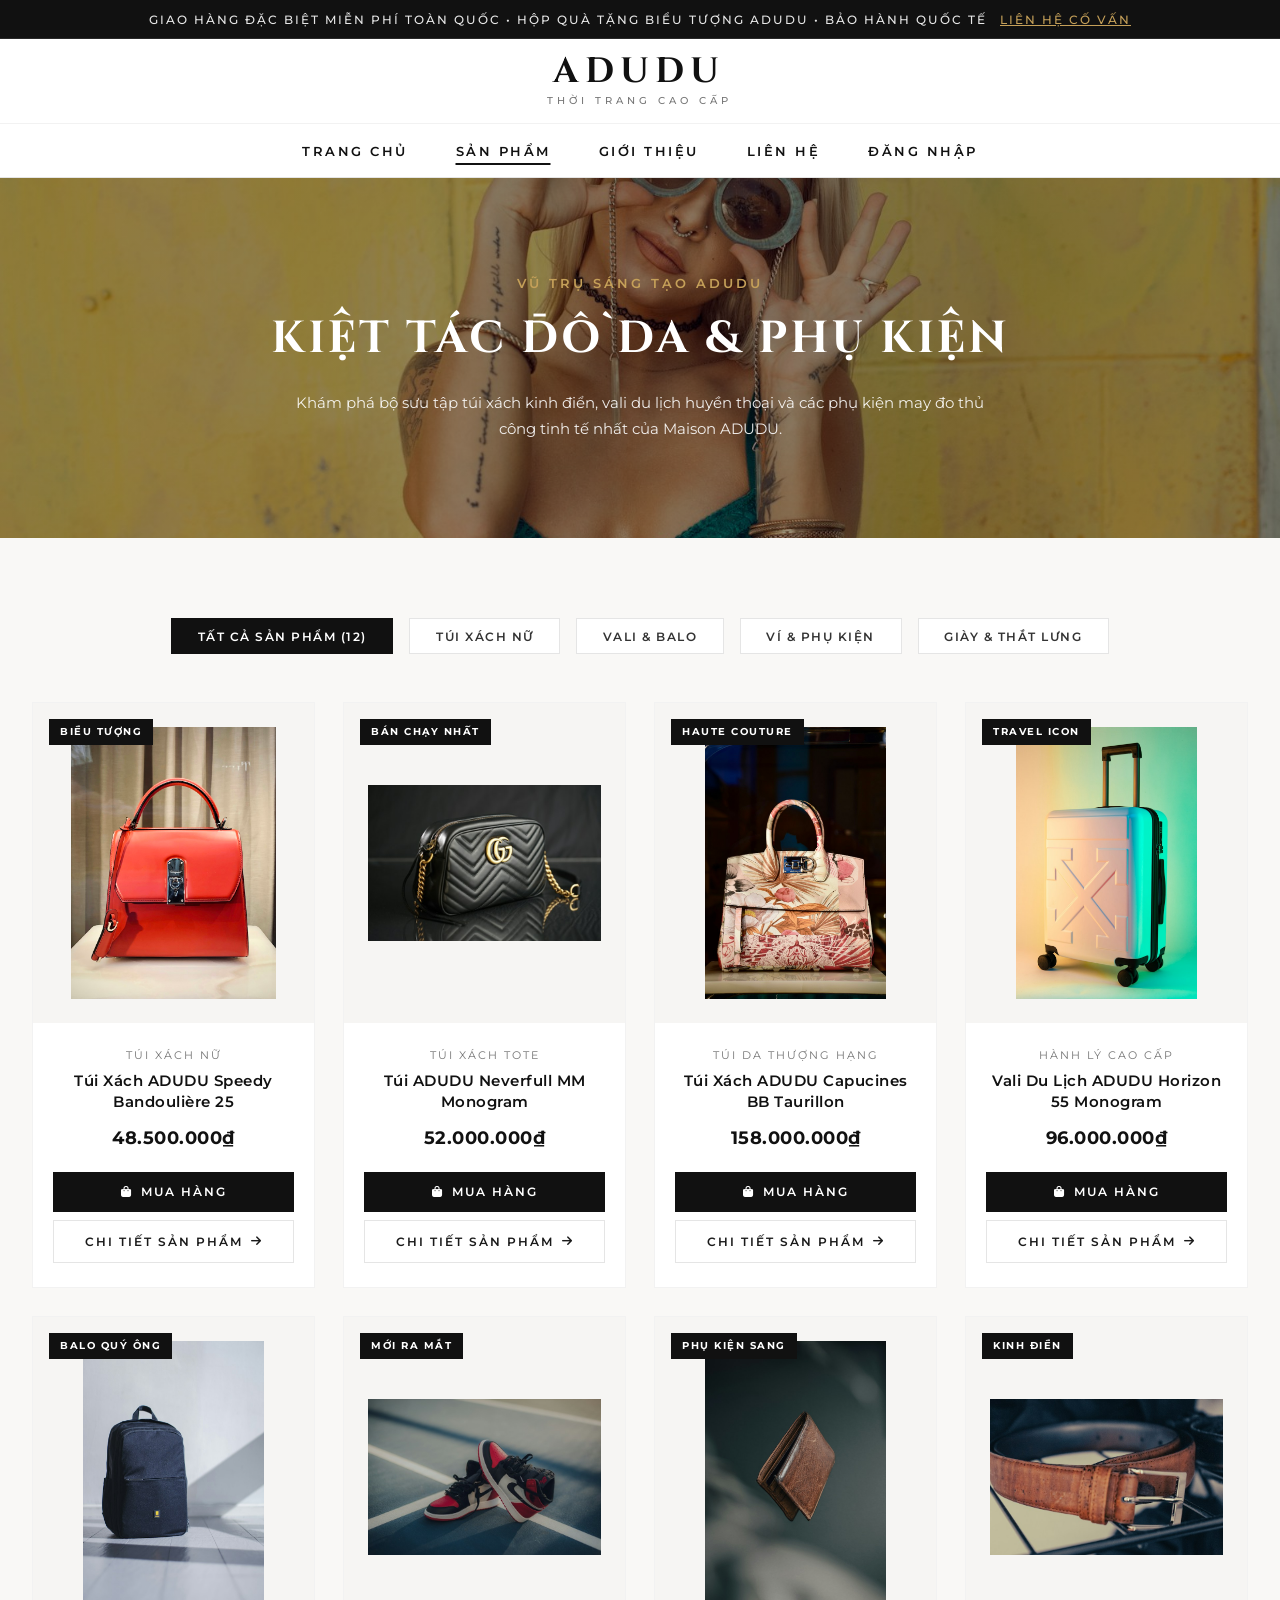
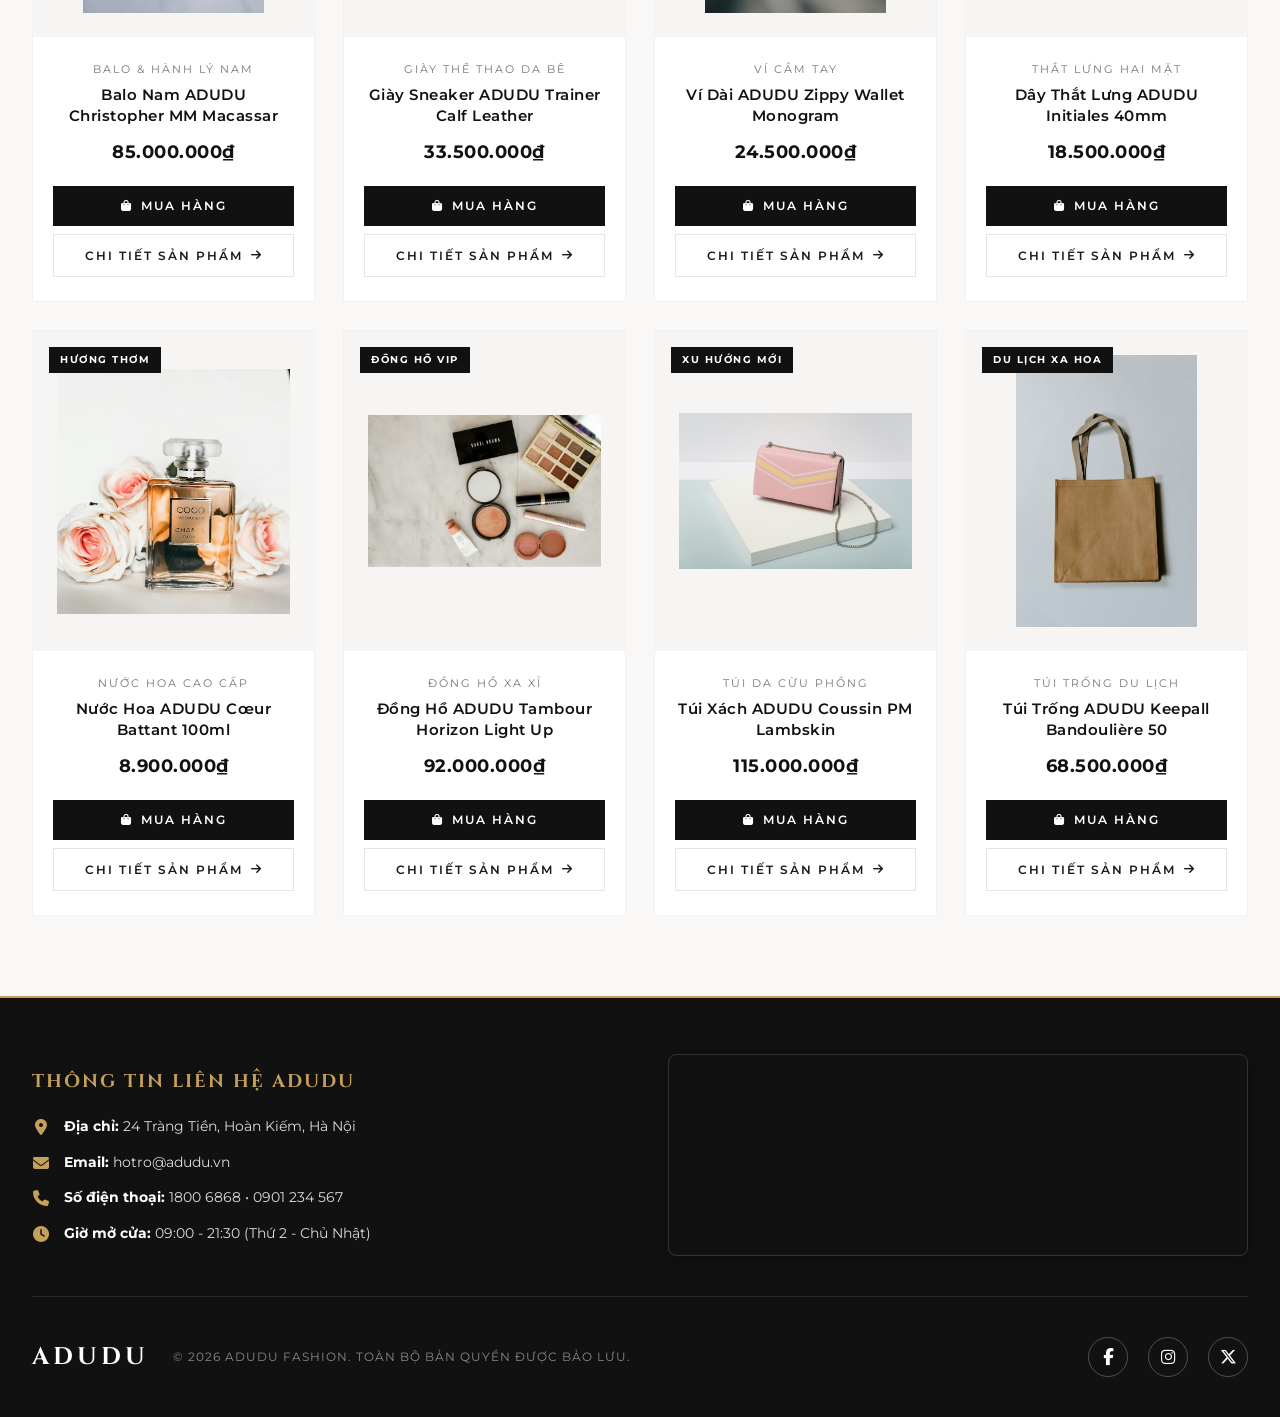
<file: sanpham.html>
<!DOCTYPE html>
<html lang="vi">

<head>
    <meta charset="UTF-8">
    <meta name="viewport" content="width=device-width, initial-scale=1.0">
    <title>Sản Phẩm | Danh Mục Kiệt Tác Đồ Da & Phụ Kiện Cao Cấp - Maison ADUDU</title>
    <!-- Google Fonts: Cinzel & Montserrat & Playfair Display -->
    <link rel="preconnect" href="https://fonts.googleapis.com">
    <link rel="preconnect" href="https://fonts.gstatic.com" crossorigin>
    <link href="https://fonts.googleapis.com/css2?family=Cinzel:wght@400;500;600;700;800&family=Montserrat:ital,wght@0,300;0,400;0,500;0,600;0,700;1,400&family=Playfair+Display:ital,wght@0,400;0,600;0,700;1,400&display=swap" rel="stylesheet">
    <!-- Font Awesome 6 Icons -->
    <link rel="stylesheet" href="https://cdnjs.cloudflare.com/ajax/libs/font-awesome/6.5.1/css/all.min.css">
    <!-- Main Style CSS -->
    <link rel="stylesheet" href="css/style.css">
</head>

<body>

    <!-- 1. TOP TICKER ANNOUNCEMENT -->
    <div class="top-ticker">
        <span>Giao hàng đặc biệt miễn phí toàn quốc &bull; Hộp quà tặng biểu tượng ADUDU &bull; Bảo hành quốc tế</span>
        <a href="lienhe.html">Liên hệ cố vấn</a>
    </div>

    <!-- 2. SITE HEADER -->
    <header class="site-header">
        <div class="container header-inner">
            <!-- Left: Empty for layout balance -->
            <div class="header-left"></div>

            <!-- Center: Brand Logo ADUDU -->
            <div class="header-brand">
                <a href="index.html" class="brand-logo" title="Trở về Trang chủ ADUDU">ADUDU</a>
                <span class="brand-sub">Thời Trang Cao Cấp</span>
            </div>

            <!-- Right: Đã loại bỏ theo yêu cầu người dùng -->
            <div class="header-right"></div>
        </div>

        <!-- MAIN NAVIGATION MENU: ĐÚNG 5 MỤC DẪN ĐẾN CÁC TRANG RIÊNG -->
        <nav class="header-navigation" aria-label="Menu điều hướng chính">
            <div class="container">
                <ul class="main-menu">
                    <li><a href="index.html">Trang Chủ</a></li>
                    <li><a href="sanpham.html" class="active">Sản Phẩm</a></li>
                    <li><a href="gioithieu.html">Giới Thiệu</a></li>
                    <li><a href="lienhe.html">Liên Hệ</a></li>
                    <li><a href="dangnhap.html">Đăng Nhập</a></li>
                </ul>
            </div>
        </nav>
    </header>

    <main>
        <!-- 3. PAGE HERO BANNER -->
        <section style="background: linear-gradient(rgba(0,0,0,0.4), rgba(0,0,0,0.4)), url('images/hero-banner-2.jpg') center/cover no-repeat; padding: 6rem 1.5rem; text-align: center; color: var(--lv-white);">
            <div class="container">
                <span style="font-size: 0.8rem; letter-spacing: 3px; font-weight: 600; text-transform: uppercase; color: var(--lv-gold); display: block; margin-bottom: 0.5rem;">Vũ Trụ Sáng Tạo ADUDU</span>
                <h1 style="font-family: var(--font-heading); font-size: 2.8rem; letter-spacing: 3px; text-transform: uppercase; margin-bottom: 1rem;">Kiệt Tác Đồ Da &amp; Phụ Kiện</h1>
                <p style="font-size: 0.95rem; max-width: 700px; margin: 0 auto; color: rgba(255,255,255,0.9); line-height: 1.7;">Khám phá bộ sưu tập túi xách kinh điển, vali du lịch huyền thoại và các phụ kiện may đo thủ công tinh tế nhất của Maison ADUDU.</p>
            </div>
        </section>

        <!-- 4. PRODUCTS SECTION (CÁC BOX GỒM: GIÁ TIỀN, TÊN SẢN PHẨM, MUA HÀNG, CHI TIẾT SẢN PHẨM) -->
        <section class="products-section section-padding">
            <div class="container">
                <!-- Filters -->
                <div class="product-filters">
                    <button class="filter-btn active" data-filter="all">Tất Cả Sản Phẩm (12)</button>
                    <button class="filter-btn" data-filter="bags">Túi Xách Nữ</button>
                    <button class="filter-btn" data-filter="travel">Vali &amp; Balo</button>
                    <button class="filter-btn" data-filter="accessories">Ví &amp; Phụ Kiện</button>
                    <button class="filter-btn" data-filter="shoes">Giày &amp; Thắt Lưng</button>
                </div>

                <!-- Products Grid: 12 Products -->
                <div class="products-grid">
                    <!-- Product 1 -->
                    <div class="product-card" data-category="bags" data-id="product-1">
                        <span class="product-badge">Biểu Tượng</span>
                        <div class="product-image-box">
                            <img src="images/product-1.jpg" alt="Túi Xách ADUDU Speedy Bandoulière 25">
                            <span class="product-zoom-hint" title="Xem ảnh phóng to"><i class="fa-solid fa-magnifying-glass-plus"></i></span>
                        </div>
                        <div class="product-info-box">
                            <span class="product-category-name">Túi Xách Nữ</span>
                            <h3 class="product-title">
                                <a href="chitiet.html?id=product-1">Túi Xách ADUDU Speedy Bandoulière 25</a>
                            </h3>
                            <div class="product-price">48.500.000₫</div>
                            <div class="product-actions-group">
                                <button class="btn-buy-product">
                                    <i class="fa-solid fa-bag-shopping"></i> Mua Hàng
                                </button>
                                <a href="chitiet.html?id=product-1" class="btn-detail-product">
                                    Chi Tiết Sản Phẩm <i class="fa-solid fa-arrow-right"></i>
                                </a>
                            </div>
                        </div>
                    </div>

                    <!-- Product 2 -->
                    <div class="product-card" data-category="bags" data-id="product-2">
                        <span class="product-badge">Bán Chạy Nhất</span>
                        <div class="product-image-box">
                            <img src="images/product-2.jpg" alt="Túi ADUDU Neverfull MM Monogram">
                            <span class="product-zoom-hint" title="Xem ảnh phóng to"><i class="fa-solid fa-magnifying-glass-plus"></i></span>
                        </div>
                        <div class="product-info-box">
                            <span class="product-category-name">Túi Xách Tote</span>
                            <h3 class="product-title">
                                <a href="chitiet.html?id=product-2">Túi ADUDU Neverfull MM Monogram</a>
                            </h3>
                            <div class="product-price">52.000.000₫</div>
                            <div class="product-actions-group">
                                <button class="btn-buy-product">
                                    <i class="fa-solid fa-bag-shopping"></i> Mua Hàng
                                </button>
                                <a href="chitiet.html?id=product-2" class="btn-detail-product">
                                    Chi Tiết Sản Phẩm <i class="fa-solid fa-arrow-right"></i>
                                </a>
                            </div>
                        </div>
                    </div>

                    <!-- Product 3 -->
                    <div class="product-card" data-category="bags" data-id="product-3">
                        <span class="product-badge">Haute Couture</span>
                        <div class="product-image-box">
                            <img src="images/product-3.jpg" alt="Túi Xách ADUDU Capucines BB Taurillon">
                            <span class="product-zoom-hint" title="Xem ảnh phóng to"><i class="fa-solid fa-magnifying-glass-plus"></i></span>
                        </div>
                        <div class="product-info-box">
                            <span class="product-category-name">Túi Da Thượng Hạng</span>
                            <h3 class="product-title">
                                <a href="chitiet.html?id=product-3">Túi Xách ADUDU Capucines BB Taurillon</a>
                            </h3>
                            <div class="product-price">158.000.000₫</div>
                            <div class="product-actions-group">
                                <button class="btn-buy-product">
                                    <i class="fa-solid fa-bag-shopping"></i> Mua Hàng
                                </button>
                                <a href="chitiet.html?id=product-3" class="btn-detail-product">
                                    Chi Tiết Sản Phẩm <i class="fa-solid fa-arrow-right"></i>
                                </a>
                            </div>
                        </div>
                    </div>

                    <!-- Product 4 -->
                    <div class="product-card" data-category="travel" data-id="product-4">
                        <span class="product-badge">Travel Icon</span>
                        <div class="product-image-box">
                            <img src="images/product-4.jpg" alt="Vali Du Lịch ADUDU Horizon 55 Monogram">
                            <span class="product-zoom-hint" title="Xem ảnh phóng to"><i class="fa-solid fa-magnifying-glass-plus"></i></span>
                        </div>
                        <div class="product-info-box">
                            <span class="product-category-name">Hành Lý Cao Cấp</span>
                            <h3 class="product-title">
                                <a href="chitiet.html?id=product-4">Vali Du Lịch ADUDU Horizon 55 Monogram</a>
                            </h3>
                            <div class="product-price">96.000.000₫</div>
                            <div class="product-actions-group">
                                <button class="btn-buy-product">
                                    <i class="fa-solid fa-bag-shopping"></i> Mua Hàng
                                </button>
                                <a href="chitiet.html?id=product-4" class="btn-detail-product">
                                    Chi Tiết Sản Phẩm <i class="fa-solid fa-arrow-right"></i>
                                </a>
                            </div>
                        </div>
                    </div>

                    <!-- Product 5 -->
                    <div class="product-card" data-category="travel" data-id="product-5">
                        <span class="product-badge">Balo Quý Ông</span>
                        <div class="product-image-box">
                            <img src="images/product-5.jpg" alt="Balo Nam ADUDU Christopher MM Macassar">
                            <span class="product-zoom-hint" title="Xem ảnh phóng to"><i class="fa-solid fa-magnifying-glass-plus"></i></span>
                        </div>
                        <div class="product-info-box">
                            <span class="product-category-name">Balo &amp; Hành Lý Nam</span>
                            <h3 class="product-title">
                                <a href="chitiet.html?id=product-5">Balo Nam ADUDU Christopher MM Macassar</a>
                            </h3>
                            <div class="product-price">85.000.000₫</div>
                            <div class="product-actions-group">
                                <button class="btn-buy-product">
                                    <i class="fa-solid fa-bag-shopping"></i> Mua Hàng
                                </button>
                                <a href="chitiet.html?id=product-5" class="btn-detail-product">
                                    Chi Tiết Sản Phẩm <i class="fa-solid fa-arrow-right"></i>
                                </a>
                            </div>
                        </div>
                    </div>

                    <!-- Product 6 -->
                    <div class="product-card" data-category="shoes" data-id="product-6">
                        <span class="product-badge">Mới Ra Mắt</span>
                        <div class="product-image-box">
                            <img src="images/product-6.jpg" alt="Giày Sneaker ADUDU Trainer Calf Leather">
                            <span class="product-zoom-hint" title="Xem ảnh phóng to"><i class="fa-solid fa-magnifying-glass-plus"></i></span>
                        </div>
                        <div class="product-info-box">
                            <span class="product-category-name">Giày Thể Thao Da Bê</span>
                            <h3 class="product-title">
                                <a href="chitiet.html?id=product-6">Giày Sneaker ADUDU Trainer Calf Leather</a>
                            </h3>
                            <div class="product-price">33.500.000₫</div>
                            <div class="product-actions-group">
                                <button class="btn-buy-product">
                                    <i class="fa-solid fa-bag-shopping"></i> Mua Hàng
                                </button>
                                <a href="chitiet.html?id=product-6" class="btn-detail-product">
                                    Chi Tiết Sản Phẩm <i class="fa-solid fa-arrow-right"></i>
                                </a>
                            </div>
                        </div>
                    </div>

                    <!-- Product 7 -->
                    <div class="product-card" data-category="accessories" data-id="product-7">
                        <span class="product-badge">Phụ Kiện Sang</span>
                        <div class="product-image-box">
                            <img src="images/product-7.jpg" alt="Ví Dài ADUDU Zippy Wallet Monogram">
                            <span class="product-zoom-hint" title="Xem ảnh phóng to"><i class="fa-solid fa-magnifying-glass-plus"></i></span>
                        </div>
                        <div class="product-info-box">
                            <span class="product-category-name">Ví Cầm Tay</span>
                            <h3 class="product-title">
                                <a href="chitiet.html?id=product-7">Ví Dài ADUDU Zippy Wallet Monogram</a>
                            </h3>
                            <div class="product-price">24.500.000₫</div>
                            <div class="product-actions-group">
                                <button class="btn-buy-product">
                                    <i class="fa-solid fa-bag-shopping"></i> Mua Hàng
                                </button>
                                <a href="chitiet.html?id=product-7" class="btn-detail-product">
                                    Chi Tiết Sản Phẩm <i class="fa-solid fa-arrow-right"></i>
                                </a>
                            </div>
                        </div>
                    </div>

                    <!-- Product 8 -->
                    <div class="product-card" data-category="shoes" data-id="product-8">
                        <span class="product-badge">Kinh Điển</span>
                        <div class="product-image-box">
                            <img src="images/product-8.jpg" alt="Dây Thắt Lưng ADUDU Initiales 40mm">
                            <span class="product-zoom-hint" title="Xem ảnh phóng to"><i class="fa-solid fa-magnifying-glass-plus"></i></span>
                        </div>
                        <div class="product-info-box">
                            <span class="product-category-name">Thắt Lưng Hai Mặt</span>
                            <h3 class="product-title">
                                <a href="chitiet.html?id=product-8">Dây Thắt Lưng ADUDU Initiales 40mm</a>
                            </h3>
                            <div class="product-price">18.500.000₫</div>
                            <div class="product-actions-group">
                                <button class="btn-buy-product">
                                    <i class="fa-solid fa-bag-shopping"></i> Mua Hàng
                                </button>
                                <a href="chitiet.html?id=product-8" class="btn-detail-product">
                                    Chi Tiết Sản Phẩm <i class="fa-solid fa-arrow-right"></i>
                                </a>
                            </div>
                        </div>
                    </div>

                    <!-- Product 9 -->
                    <div class="product-card" data-category="accessories" data-id="product-9">
                        <span class="product-badge">Hương Thơm</span>
                        <div class="product-image-box">
                            <img src="images/product-9.jpg" alt="Nước Hoa ADUDU Cœur Battant 100ml">
                            <span class="product-zoom-hint" title="Xem ảnh phóng to"><i class="fa-solid fa-magnifying-glass-plus"></i></span>
                        </div>
                        <div class="product-info-box">
                            <span class="product-category-name">Nước Hoa Cao Cấp</span>
                            <h3 class="product-title">
                                <a href="chitiet.html?id=product-1">Nước Hoa ADUDU Cœur Battant 100ml</a>
                            </h3>
                            <div class="product-price">8.900.000₫</div>
                            <div class="product-actions-group">
                                <button class="btn-buy-product">
                                    <i class="fa-solid fa-bag-shopping"></i> Mua Hàng
                                </button>
                                <a href="chitiet.html?id=product-1" class="btn-detail-product">
                                    Chi Tiết Sản Phẩm <i class="fa-solid fa-arrow-right"></i>
                                </a>
                            </div>
                        </div>
                    </div>

                    <!-- Product 10 -->
                    <div class="product-card" data-category="accessories" data-id="product-10">
                        <span class="product-badge">Đồng Hồ VIP</span>
                        <div class="product-image-box">
                            <img src="images/product-10.jpg" alt="Đồng Hồ ADUDU Tambour Horizon Light Up">
                            <span class="product-zoom-hint" title="Xem ảnh phóng to"><i class="fa-solid fa-magnifying-glass-plus"></i></span>
                        </div>
                        <div class="product-info-box">
                            <span class="product-category-name">Đồng Hồ Xa Xỉ</span>
                            <h3 class="product-title">
                                <a href="chitiet.html?id=product-1">Đồng Hồ ADUDU Tambour Horizon Light Up</a>
                            </h3>
                            <div class="product-price">92.000.000₫</div>
                            <div class="product-actions-group">
                                <button class="btn-buy-product">
                                    <i class="fa-solid fa-bag-shopping"></i> Mua Hàng
                                </button>
                                <a href="chitiet.html?id=product-1" class="btn-detail-product">
                                    Chi Tiết Sản Phẩm <i class="fa-solid fa-arrow-right"></i>
                                </a>
                            </div>
                        </div>
                    </div>

                    <!-- Product 11 -->
                    <div class="product-card" data-category="bags" data-id="product-11">
                        <span class="product-badge">Xu Hướng Mới</span>
                        <div class="product-image-box">
                            <img src="images/product-11.jpg" alt="Túi Xách ADUDU Coussin PM Lambskin">
                            <span class="product-zoom-hint" title="Xem ảnh phóng to"><i class="fa-solid fa-magnifying-glass-plus"></i></span>
                        </div>
                        <div class="product-info-box">
                            <span class="product-category-name">Túi Da Cừu Phồng</span>
                            <h3 class="product-title">
                                <a href="chitiet.html?id=product-3">Túi Xách ADUDU Coussin PM Lambskin</a>
                            </h3>
                            <div class="product-price">115.000.000₫</div>
                            <div class="product-actions-group">
                                <button class="btn-buy-product">
                                    <i class="fa-solid fa-bag-shopping"></i> Mua Hàng
                                </button>
                                <a href="chitiet.html?id=product-3" class="btn-detail-product">
                                    Chi Tiết Sản Phẩm <i class="fa-solid fa-arrow-right"></i>
                                </a>
                            </div>
                        </div>
                    </div>

                    <!-- Product 12 -->
                    <div class="product-card" data-category="travel" data-id="product-12">
                        <span class="product-badge">Du Lịch Xa Hoa</span>
                        <div class="product-image-box">
                            <img src="images/product-12.jpg" alt="Túi Trống ADUDU Keepall Bandoulière 50">
                            <span class="product-zoom-hint" title="Xem ảnh phóng to"><i class="fa-solid fa-magnifying-glass-plus"></i></span>
                        </div>
                        <div class="product-info-box">
                            <span class="product-category-name">Túi Trống Du Lịch</span>
                            <h3 class="product-title">
                                <a href="chitiet.html?id=product-4">Túi Trống ADUDU Keepall Bandoulière 50</a>
                            </h3>
                            <div class="product-price">68.500.000₫</div>
                            <div class="product-actions-group">
                                <button class="btn-buy-product">
                                    <i class="fa-solid fa-bag-shopping"></i> Mua Hàng
                                </button>
                                <a href="chitiet.html?id=product-4" class="btn-detail-product">
                                    Chi Tiết Sản Phẩm <i class="fa-solid fa-arrow-right"></i>
                                </a>
                            </div>
                        </div>
                    </div>
                </div>
            </div>
        </section>
    </main>

    <!-- 5. FOOTER (VỚI CHỈ LOGO FACEBOOK, INSTAGRAM, TWITTER Ở CUỐI) -->
    <footer class="site-footer">
        <div class="container">
            <!-- FOOTER: THÔNG TIN CỬA HÀNG (TRÁI) & BẢN ĐỒ MAP (PHẢI) -->
            <div class="footer-top-simple">
                <!-- Left: Địa chỉ, Email, Số điện thoại, Giờ mở cửa -->
                <div class="footer-info-col">
                    <h5 class="footer-info-title">THÔNG TIN LIÊN HỆ ADUDU</h5>
                    <div class="footer-info-list">
                        <div class="footer-info-item">
                            <i class="fa-solid fa-location-dot"></i>
                            <span><strong>Địa chỉ:</strong> 24 Tràng Tiền, Hoàn Kiếm, Hà Nội</span>
                        </div>
                        <div class="footer-info-item">
                            <i class="fa-solid fa-envelope"></i>
                            <span><strong>Email:</strong> hotro@adudu.vn</span>
                        </div>
                        <div class="footer-info-item">
                            <i class="fa-solid fa-phone"></i>
                            <span><strong>Số điện thoại:</strong> 1800 6868 &bull; 0901 234 567</span>
                        </div>
                        <div class="footer-info-item">
                            <i class="fa-solid fa-clock"></i>
                            <span><strong>Giờ mở cửa:</strong> 09:00 - 21:30 (Thứ 2 - Chủ Nhật)</span>
                        </div>
                    </div>
                </div>

                <!-- Right: Bản đồ Map kế bên -->
                <div class="footer-map-col">
                    <div class="footer-map-wrapper">
                        <iframe 
                            src="https://www.google.com/maps/embed?pb=!1m18!1m12!1m3!1d3724.113264426549!2d105.8524451759695!3d21.02815418779958!2m3!1f0!2f0!3f0!3m2!1i1024!2i768!4f13.1!3m3!1m2!1s0x3135abec2bb9e729%3A0x6b306a445d070529!2zVHLDoG5nIFRp4buBbiBQbGF6YQ!5e0!3m2!1svi!2s!4v1700000000000!5m2!1svi!2s" 
                            width="100%" 
                            height="200" 
                            style="border:0;" 
                            allowfullscreen="" 
                            loading="lazy" 
                            referrerpolicy="no-referrer-when-downgrade"
                            title="Bản đồ vị trí cửa hàng ADUDU">
                        </iframe>
                    </div>
                </div>
            </div>

            <!-- FOOTER BOTTOM: CHỈ ĐỂ LOGO FACEBOOK, INSTAGRAM, TWITTER Ở CUỐI FOOTER -->
            <div class="footer-bottom">
                <div class="footer-brand-copy">
                    <span class="footer-logo">ADUDU</span>
                    <span class="footer-copyright">&copy; 2026 ADUDU FASHION. TOÀN BỘ BẢN QUYỀN ĐƯỢC BẢO LƯU.</span>
                </div>

                <!-- SOCIAL LOGOS ONLY -->
                <div class="footer-social-logos">
                    <a href="https://facebook.com" target="_blank" rel="noopener noreferrer" class="footer-social-link" title="Theo dõi ADUDU trên Facebook" aria-label="Facebook">
                        <i class="fa-brands fa-facebook-f"></i>
                    </a>
                    <a href="https://instagram.com" target="_blank" rel="noopener noreferrer" class="footer-social-link" title="Theo dõi ADUDU trên Instagram" aria-label="Instagram">
                        <i class="fa-brands fa-instagram"></i>
                    </a>
                    <a href="https://twitter.com" target="_blank" rel="noopener noreferrer" class="footer-social-link" title="Theo dõi ADUDU trên Twitter" aria-label="Twitter">
                        <i class="fa-brands fa-x-twitter"></i>
                    </a>
                </div>
            </div>
        </div>
    </footer>
</body>

</html>
</file>
<file: css/style.css>
/* ==========================================================================
   ADUDU - LUXURY FASHION MAISON (LOUIS VUITTON LAYOUT & DESIGN SYSTEM)
   Official Assignment WEB101 - FPT Polytechnic
   ========================================================================== */

/* 1. RESET & CSS CUSTOM PROPERTIES */
:root {
    --lv-black: #111111;
    --lv-dark: #1a1a1a;
    --lv-gray-dark: #333333;
    --lv-gray-medium: #767676;
    --lv-gray-light: #e5e5e5;
    --lv-gray-bg: #f6f5f3;
    --lv-cream: #f9f8f6;
    --lv-white: #ffffff;
    --lv-gold: #c5a059;
    --lv-gold-hover: #b08a44;
    --lv-brown: #4a3728;
    --lv-accent: #0e0e0e;

    /* Typography */
    --font-heading: 'Cinzel', 'Playfair Display', Georgia, serif;
    --font-serif: 'Playfair Display', Georgia, serif;
    --font-sans: 'Montserrat', -apple-system, BlinkMacSystemFont, "Segoe UI", Roboto, sans-serif;

    /* Spacing & Layout */
    --max-width: 1440px;
    --header-height: 84px;
    --transition: all 0.35s cubic-bezier(0.25, 1, 0.5, 1);
    --shadow-soft: 0 4px 20px rgba(0, 0, 0, 0.06);
    --shadow-hover: 0 10px 30px rgba(0, 0, 0, 0.12);
}

*, *::before, *::after {
    box-sizing: border-box;
    margin: 0;
    padding: 0;
}

html {
    scroll-behavior: smooth;
    font-size: 16px;
}

body {
    font-family: var(--font-sans);
    color: var(--lv-black);
    background-color: var(--lv-white);
    line-height: 1.6;
    -webkit-font-smoothing: antialiased;
    overflow-x: hidden;
}

a {
    color: inherit;
    text-decoration: none;
    transition: var(--transition);
}

ul {
    list-style: none;
}

img {
    max-width: 100%;
    height: auto;
    display: block;
}

button, input, select, textarea {
    font-family: inherit;
    font-size: inherit;
    outline: none;
    border: none;
}

.container {
    width: 100%;
    max-width: var(--max-width);
    margin: 0 auto;
    padding: 0 2rem;
}

.section-padding {
    padding: 5rem 0;
}

/* 2. TOP TICKER / PROMOTION BANNER */
.top-ticker {
    background-color: var(--lv-black);
    color: var(--lv-white);
    font-size: 0.75rem;
    font-weight: 500;
    letter-spacing: 2px;
    text-transform: uppercase;
    text-align: center;
    padding: 0.6rem 1rem;
    border-bottom: 1px solid rgba(255, 255, 255, 0.1);
}

.top-ticker span {
    opacity: 0.9;
}

.top-ticker a {
    color: var(--lv-gold);
    text-decoration: underline;
    margin-left: 0.5rem;
}

/* 3. LUXURY HEADER & NAVIGATION */
.site-header {
    position: sticky;
    top: 0;
    z-index: 1000;
    background-color: var(--lv-white);
    border-bottom: 1px solid var(--lv-gray-light);
    transition: var(--transition);
}

.site-header.scrolled {
    box-shadow: 0 2px 15px rgba(0, 0, 0, 0.08);
}

.header-inner {
    display: flex;
    align-items: center;
    justify-content: space-between;
    height: var(--header-height);
    position: relative;
}

/* Mobile Menu Toggle & Left Action */
.header-left {
    display: flex;
    align-items: center;
    gap: 1.5rem;
    flex: 1;
}

.menu-toggle-btn {
    display: inline-flex;
    align-items: center;
    gap: 0.5rem;
    background: transparent;
    cursor: pointer;
    font-size: 0.75rem;
    font-weight: 600;
    letter-spacing: 2px;
    text-transform: uppercase;
    color: var(--lv-black);
    padding: 0.5rem;
    transition: var(--transition);
}

.menu-toggle-btn i {
    font-size: 1.1rem;
}

.menu-toggle-btn:hover {
    color: var(--lv-gold);
}

/* Center Logo - ADUDU */
.header-brand {
    text-align: center;
    flex: 1;
}

.brand-logo {
    display: inline-block;
    font-family: var(--font-heading);
    font-size: 2.2rem;
    font-weight: 700;
    letter-spacing: 7px;
    text-transform: uppercase;
    color: var(--lv-black);
    transition: var(--transition);
    line-height: 1;
}

.brand-logo:hover {
    color: var(--lv-gold);
}

.brand-sub {
    display: block;
    font-size: 0.6rem;
    letter-spacing: 4px;
    font-weight: 500;
    color: var(--lv-gray-medium);
    margin-top: 3px;
    text-transform: uppercase;
}

/* Right Utility Icons */
.header-right {
    display: flex;
    align-items: center;
    justify-content: flex-end;
    gap: 1.5rem;
    flex: 1;
}

.header-action-btn {
    background: transparent;
    cursor: pointer;
    color: var(--lv-black);
    font-size: 1.1rem;
    position: relative;
    padding: 0.4rem;
    transition: var(--transition);
    display: inline-flex;
    align-items: center;
    justify-content: center;
}

.header-action-btn:hover {
    color: var(--lv-gold);
}

.cart-badge {
    position: absolute;
    top: -2px;
    right: -4px;
    background-color: var(--lv-black);
    color: var(--lv-white);
    font-size: 0.65rem;
    font-weight: 700;
    width: 17px;
    height: 17px;
    border-radius: 50%;
    display: flex;
    align-items: center;
    justify-content: center;
}

.region-indicator {
    font-size: 0.7rem;
    letter-spacing: 1.5px;
    font-weight: 600;
    color: var(--lv-gray-medium);
    cursor: pointer;
    transition: var(--transition);
}

.region-indicator:hover {
    color: var(--lv-black);
}

/* MAIN MENU BAR - EXACTLY 5 ITEMS AS REQUESTED */
.header-navigation {
    border-top: 1px solid rgba(0, 0, 0, 0.05);
    background-color: var(--lv-white);
}

.main-menu {
    display: flex;
    align-items: center;
    justify-content: center;
    gap: 3rem;
    padding: 0.85rem 0;
}

.main-menu li a {
    font-size: 0.8rem;
    font-weight: 600;
    letter-spacing: 2.5px;
    text-transform: uppercase;
    color: var(--lv-black);
    position: relative;
    padding: 0.4rem 0;
}

.main-menu li a::after {
    content: '';
    position: absolute;
    bottom: 0;
    left: 50%;
    width: 0;
    height: 2px;
    background-color: var(--lv-black);
    transition: var(--transition);
    transform: translateX(-50%);
}

.main-menu li a:hover::after,
.main-menu li a.active::after {
    width: 100%;
}

.main-menu li a:hover,
.main-menu li a.active {
    color: var(--lv-black);
}

/* 4. HERO SECTION & SLIDER (LOUIS VUITTON EDITORIAL STYLE) */
.hero-slider {
    position: relative;
    width: 100%;
    height: 88vh;
    min-height: 560px;
    max-height: 850px;
    overflow: hidden;
    background-color: var(--lv-black);
}

.slider-track {
    width: 100%;
    height: 100%;
    position: relative;
}

.slide {
    position: absolute;
    inset: 0;
    opacity: 0;
    visibility: hidden;
    transition: opacity 1s ease-in-out, visibility 1s ease-in-out;
}

.slide.active {
    opacity: 1;
    visibility: visible;
}

.slide-media {
    position: absolute;
    inset: 0;
    width: 100%;
    height: 100%;
}

.slide-media img {
    width: 100%;
    height: 100%;
    object-fit: cover;
    object-position: center;
    transform: scale(1.05);
    transition: transform 7s ease-out;
}

.slide.active .slide-media img {
    transform: scale(1);
}

.slide-overlay {
    position: absolute;
    inset: 0;
    background: linear-gradient(180deg, rgba(0,0,0,0.15) 0%, rgba(0,0,0,0.45) 100%);
}

.slide-content {
    position: absolute;
    bottom: 12%;
    left: 0;
    width: 100%;
    text-align: center;
    color: var(--lv-white);
    padding: 0 1.5rem;
    z-index: 10;
}

.slide-subtitle {
    font-size: 0.85rem;
    letter-spacing: 4px;
    font-weight: 500;
    text-transform: uppercase;
    margin-bottom: 0.75rem;
    color: rgba(255, 255, 255, 0.9);
    animation: fadeInDown 1s ease;
}

.slide-title {
    font-family: var(--font-heading);
    font-size: 3.5rem;
    font-weight: 400;
    letter-spacing: 4px;
    text-transform: uppercase;
    margin-bottom: 1.5rem;
    line-height: 1.2;
    text-shadow: 0 2px 10px rgba(0, 0, 0, 0.3);
}

.slide-actions {
    display: flex;
    align-items: center;
    justify-content: center;
    gap: 1.2rem;
}

/* Luxury Buttons */
.btn {
    display: inline-flex;
    align-items: center;
    justify-content: center;
    gap: 0.6rem;
    padding: 0.9rem 2.2rem;
    font-size: 0.75rem;
    font-weight: 600;
    letter-spacing: 2px;
    text-transform: uppercase;
    border-radius: 0;
    cursor: pointer;
    transition: var(--transition);
}

.btn-primary-luxury {
    background-color: var(--lv-white);
    color: var(--lv-black);
    border: 1px solid var(--lv-white);
}

.btn-primary-luxury:hover {
    background-color: var(--lv-black);
    color: var(--lv-white);
    border-color: var(--lv-black);
}

.btn-outline-luxury {
    background-color: transparent;
    color: var(--lv-white);
    border: 1px solid var(--lv-white);
    backdrop-filter: blur(4px);
}

.btn-outline-luxury:hover {
    background-color: var(--lv-white);
    color: var(--lv-black);
}

/* Slider Controls */
.slider-arrow {
    position: absolute;
    top: 50%;
    transform: translateY(-50%);
    z-index: 20;
    background: rgba(255, 255, 255, 0.15);
    backdrop-filter: blur(8px);
    color: var(--lv-white);
    width: 50px;
    height: 50px;
    border-radius: 50%;
    cursor: pointer;
    display: flex;
    align-items: center;
    justify-content: center;
    font-size: 1.2rem;
    transition: var(--transition);
}

.slider-arrow:hover {
    background: var(--lv-white);
    color: var(--lv-black);
}

.slider-arrow.prev {
    left: 2rem;
}

.slider-arrow.next {
    right: 2rem;
}

.slider-dots {
    position: absolute;
    bottom: 2.5rem;
    left: 50%;
    transform: translateX(-50%);
    display: flex;
    gap: 0.8rem;
    z-index: 20;
}

.slider-dot {
    width: 10px;
    height: 10px;
    border-radius: 50%;
    background: rgba(255, 255, 255, 0.4);
    cursor: pointer;
    transition: var(--transition);
}

.slider-dot.active {
    background: var(--lv-white);
    width: 28px;
    border-radius: 6px;
}

/* 5. EDITORIAL CAMPAIGN SPLIT (LOUIS VUITTON SIGNATURE BLOCKS) */
.campaign-section {
    background-color: var(--lv-white);
}

.section-head {
    text-align: center;
    margin-bottom: 3.5rem;
}

.section-tag {
    font-size: 0.75rem;
    letter-spacing: 3px;
    font-weight: 600;
    color: var(--lv-gold);
    text-transform: uppercase;
    display: block;
    margin-bottom: 0.5rem;
}

.section-title {
    font-family: var(--font-heading);
    font-size: 2.2rem;
    font-weight: 500;
    letter-spacing: 3px;
    text-transform: uppercase;
    color: var(--lv-black);
}

.campaign-grid {
    display: grid;
    grid-template-columns: repeat(3, 1fr);
    gap: 1.5rem;
}

.campaign-card {
    position: relative;
    overflow: hidden;
    background-color: var(--lv-gray-bg);
    group: hover;
}

.campaign-img-wrapper {
    position: relative;
    height: 520px;
    overflow: hidden;
}

.campaign-img-wrapper img {
    width: 100%;
    height: 100%;
    object-fit: cover;
    transition: transform 0.8s ease;
}

.campaign-card:hover .campaign-img-wrapper img {
    transform: scale(1.06);
}

.campaign-content {
    padding: 1.5rem 1rem;
    text-align: center;
    background-color: var(--lv-white);
}

.campaign-category {
    font-size: 0.7rem;
    letter-spacing: 2px;
    text-transform: uppercase;
    color: var(--lv-gray-medium);
    margin-bottom: 0.35rem;
}

.campaign-name {
    font-family: var(--font-heading);
    font-size: 1.25rem;
    font-weight: 600;
    letter-spacing: 1.5px;
    text-transform: uppercase;
    margin-bottom: 0.8rem;
    color: var(--lv-black);
}

.campaign-link {
    font-size: 0.75rem;
    font-weight: 600;
    letter-spacing: 2px;
    text-transform: uppercase;
    color: var(--lv-black);
    display: inline-flex;
    align-items: center;
    gap: 0.4rem;
    border-bottom: 1px solid var(--lv-black);
    padding-bottom: 2px;
    transition: var(--transition);
}

.campaign-link:hover {
    color: var(--lv-gold);
    border-color: var(--lv-gold);
}

/* 6. PRODUCTS SECTION (EXACT SPEC: GIÁ TIỀN, TÊN SẢN PHẨM, MUA HÀNG, CHI TIẾT SẢN PHẨM) */
.products-section {
    background-color: var(--lv-cream);
}

.product-filters {
    display: flex;
    align-items: center;
    justify-content: center;
    flex-wrap: wrap;
    gap: 1rem;
    margin-bottom: 3rem;
}

.filter-btn {
    background: transparent;
    border: 1px solid var(--lv-gray-light);
    background-color: var(--lv-white);
    padding: 0.6rem 1.6rem;
    font-size: 0.75rem;
    font-weight: 600;
    letter-spacing: 1.5px;
    text-transform: uppercase;
    cursor: pointer;
    transition: var(--transition);
    color: var(--lv-gray-dark);
}

.filter-btn:hover,
.filter-btn.active {
    background-color: var(--lv-black);
    color: var(--lv-white);
    border-color: var(--lv-black);
}

/* Product Cards Grid */
.products-grid {
    display: grid;
    grid-template-columns: repeat(4, 1fr);
    gap: 1.75rem;
}

.product-card {
    background-color: var(--lv-white);
    border: 1px solid rgba(0, 0, 0, 0.05);
    display: flex;
    flex-direction: column;
    position: relative;
    transition: var(--transition);
}

.product-card:hover {
    box-shadow: var(--shadow-hover);
    transform: translateY(-4px);
}

.product-badge {
    position: absolute;
    top: 1rem;
    left: 1rem;
    background-color: var(--lv-black);
    color: var(--lv-white);
    font-size: 0.65rem;
    font-weight: 700;
    letter-spacing: 1.5px;
    text-transform: uppercase;
    padding: 0.3rem 0.7rem;
    z-index: 5;
}

.product-wishlist-btn {
    position: absolute;
    top: 1rem;
    right: 1rem;
    background: rgba(255, 255, 255, 0.9);
    border-radius: 50%;
    width: 36px;
    height: 36px;
    display: flex;
    align-items: center;
    justify-content: center;
    cursor: pointer;
    color: var(--lv-gray-medium);
    font-size: 1rem;
    z-index: 5;
    transition: var(--transition);
}

.product-wishlist-btn:hover,
.product-wishlist-btn.active {
    color: #e53935;
    background: var(--lv-white);
}

.product-image-box {
    position: relative;
    background-color: var(--lv-gray-bg);
    height: 320px;
    display: flex;
    align-items: center;
    justify-content: center;
    overflow: hidden;
    padding: 1.5rem;
}

.product-image-box img {
    max-height: 100%;
    object-fit: contain;
    transition: transform 0.6s ease;
}

.product-card:hover .product-image-box img {
    transform: scale(1.08);
}

.product-zoom-hint {
    position: absolute;
    bottom: 0.8rem;
    right: 0.8rem;
    background: rgba(0, 0, 0, 0.6);
    color: var(--lv-white);
    width: 30px;
    height: 30px;
    border-radius: 50%;
    display: flex;
    align-items: center;
    justify-content: center;
    font-size: 0.75rem;
    cursor: pointer;
    opacity: 0;
    transition: var(--transition);
}

.product-card:hover .product-zoom-hint {
    opacity: 1;
}

/* Product Content Box */
.product-info-box {
    padding: 1.5rem 1.25rem;
    display: flex;
    flex-direction: column;
    flex: 1;
    text-align: center;
}

.product-category-name {
    font-size: 0.68rem;
    letter-spacing: 2px;
    text-transform: uppercase;
    color: var(--lv-gray-medium);
    margin-bottom: 0.35rem;
}

.product-title {
    font-family: var(--font-sans);
    font-size: 0.95rem;
    font-weight: 600;
    letter-spacing: 0.5px;
    color: var(--lv-black);
    margin-bottom: 0.5rem;
    line-height: 1.4;
    min-height: 2.8rem;
}

.product-title a:hover {
    color: var(--lv-gold);
}

.product-price {
    font-family: var(--font-sans);
    font-size: 1.15rem;
    font-weight: 700;
    color: var(--lv-black);
    letter-spacing: 0.5px;
    margin-bottom: 1.25rem;
}

.product-price span {
    color: var(--lv-gold);
}

/* 4 REQUIRED ACTIONS: Giá tiền, Tên sản phẩm, Mua hàng, Chi tiết sản phẩm */
.product-actions-group {
    display: flex;
    flex-direction: column;
    gap: 0.5rem;
    margin-top: auto;
}

.btn-buy-product {
    background-color: var(--lv-black);
    color: var(--lv-white);
    border: 1px solid var(--lv-black);
    padding: 0.75rem 1rem;
    font-size: 0.72rem;
    font-weight: 600;
    letter-spacing: 2px;
    text-transform: uppercase;
    cursor: pointer;
    display: flex;
    align-items: center;
    justify-content: center;
    gap: 0.5rem;
    transition: var(--transition);
    width: 100%;
}

.btn-buy-product:hover {
    background-color: var(--lv-gold);
    border-color: var(--lv-gold);
    color: var(--lv-white);
}

.btn-detail-product {
    background-color: transparent;
    color: var(--lv-dark);
    border: 1px solid var(--lv-gray-light);
    padding: 0.7rem 1rem;
    font-size: 0.72rem;
    font-weight: 600;
    letter-spacing: 2px;
    text-transform: uppercase;
    display: flex;
    align-items: center;
    justify-content: center;
    gap: 0.5rem;
    transition: var(--transition);
    width: 100%;
}

.btn-detail-product:hover {
    background-color: var(--lv-gray-bg);
    border-color: var(--lv-black);
    color: var(--lv-black);
}

/* 7. ABOUT SECTION ("Giới thiệu") - THE MAISON ADUDU */
.about-section {
    background-color: var(--lv-white);
}

.about-grid {
    display: grid;
    grid-template-columns: 1.1fr 0.9fr;
    gap: 4rem;
    align-items: center;
}

.about-visual {
    position: relative;
}

.about-visual-main {
    border: 1px solid var(--lv-gray-light);
    box-shadow: var(--shadow-soft);
    position: relative;
    overflow: hidden;
}

.about-visual-main img {
    width: 100%;
    height: 500px;
    object-fit: cover;
    transition: transform 0.6s ease;
}

.about-visual-badge {
    position: absolute;
    bottom: -1.5rem;
    right: -1.5rem;
    background-color: var(--lv-black);
    color: var(--lv-white);
    padding: 2rem 2.5rem;
    border: 3px solid var(--lv-gold);
    text-align: center;
}

.badge-year {
    display: block;
    font-family: var(--font-heading);
    font-size: 2.2rem;
    font-weight: 700;
    letter-spacing: 2px;
    color: var(--lv-gold);
}

.badge-text {
    font-size: 0.68rem;
    letter-spacing: 2.5px;
    text-transform: uppercase;
}

.about-content {
    padding-left: 1rem;
}

.about-lead {
    font-family: var(--font-serif);
    font-size: 1.25rem;
    font-style: italic;
    color: var(--lv-gray-dark);
    margin-bottom: 1.5rem;
    line-height: 1.6;
}

.about-desc {
    color: var(--lv-gray-medium);
    font-size: 0.95rem;
    line-height: 1.8;
    margin-bottom: 2rem;
}

.about-pillars {
    display: grid;
    grid-template-columns: 1fr 1fr;
    gap: 1.5rem;
    margin-bottom: 2.5rem;
}

.pillar-item {
    display: flex;
    align-items: flex-start;
    gap: 1rem;
}

.pillar-icon {
    font-size: 1.5rem;
    color: var(--lv-gold);
    flex-shrink: 0;
    margin-top: 2px;
}

.pillar-info h4 {
    font-family: var(--font-heading);
    font-size: 0.95rem;
    font-weight: 600;
    letter-spacing: 1px;
    text-transform: uppercase;
    margin-bottom: 0.3rem;
}

.pillar-info p {
    font-size: 0.8rem;
    color: var(--lv-gray-medium);
    line-height: 1.5;
}

/* CRAFTSMANSHIP VIDEO PLAYER (Y4 HTML5 MULTIMEDIA) */
.craftsmanship-video-box {
    margin-top: 4rem;
    background-color: var(--lv-black);
    padding: 2.5rem;
    color: var(--lv-white);
    position: relative;
    border: 1px solid var(--lv-gold);
}

.video-header {
    text-align: center;
    margin-bottom: 2rem;
}

.video-header h3 {
    font-family: var(--font-heading);
    font-size: 1.7rem;
    letter-spacing: 3px;
    text-transform: uppercase;
    color: var(--lv-gold);
    margin-bottom: 0.5rem;
}

.video-header p {
    font-size: 0.85rem;
    letter-spacing: 1.5px;
    color: var(--lv-gray-light);
}

.video-wrapper {
    position: relative;
    max-width: 900px;
    margin: 0 auto;
    overflow: hidden;
    background: #000;
    box-shadow: 0 10px 40px rgba(0, 0, 0, 0.5);
}

.video-wrapper video {
    width: 100%;
    height: auto;
    display: block;
}

/* 8. SERVICES / SPECIAL OFFERINGS SECTION */
.services-section {
    background-color: var(--lv-gray-bg);
}

.services-grid {
    display: grid;
    grid-template-columns: repeat(3, 1fr);
    gap: 2rem;
}

.service-card {
    background: var(--lv-white);
    padding: 2.5rem 2rem;
    text-align: center;
    border: 1px solid rgba(0, 0, 0, 0.05);
    transition: var(--transition);
}

.service-card:hover {
    transform: translateY(-5px);
    box-shadow: var(--shadow-hover);
    border-color: var(--lv-gold);
}

.service-icon-box {
    width: 70px;
    height: 70px;
    margin: 0 auto 1.5rem;
    display: flex;
    align-items: center;
    justify-content: center;
    background-color: var(--lv-cream);
    color: var(--lv-gold);
    font-size: 1.8rem;
    border-radius: 50%;
    transition: var(--transition);
}

.service-card:hover .service-icon-box {
    background-color: var(--lv-black);
    color: var(--lv-white);
}

.service-title {
    font-family: var(--font-heading);
    font-size: 1.15rem;
    letter-spacing: 1.5px;
    text-transform: uppercase;
    margin-bottom: 0.8rem;
    color: var(--lv-black);
}

.service-desc {
    font-size: 0.85rem;
    color: var(--lv-gray-medium);
    line-height: 1.6;
}

/* 9. CONTACT SECTION ("Liên hệ") */
.contact-section {
    background-color: var(--lv-white);
}

.contact-layout {
    display: grid;
    grid-template-columns: 1fr 1.2fr;
    gap: 4rem;
}

.contact-info-card {
    background-color: var(--lv-black);
    color: var(--lv-white);
    padding: 3.5rem 2.5rem;
    border-top: 4px solid var(--lv-gold);
}

.contact-info-card h3 {
    font-family: var(--font-heading);
    font-size: 1.8rem;
    letter-spacing: 2px;
    text-transform: uppercase;
    margin-bottom: 1.25rem;
}

.contact-info-card p {
    color: var(--lv-gray-light);
    font-size: 0.9rem;
    line-height: 1.7;
    margin-bottom: 2.5rem;
}

.contact-details-list {
    display: flex;
    flex-direction: column;
    gap: 1.75rem;
}

.contact-detail-item {
    display: flex;
    align-items: flex-start;
    gap: 1.2rem;
}

.contact-detail-item i {
    color: var(--lv-gold);
    font-size: 1.3rem;
    margin-top: 4px;
}

.contact-detail-item strong {
    display: block;
    font-size: 0.75rem;
    letter-spacing: 2px;
    text-transform: uppercase;
    color: rgba(255, 255, 255, 0.7);
    margin-bottom: 0.2rem;
}

.contact-detail-item span {
    font-size: 0.95rem;
    color: var(--lv-white);
}

/* Contact VIP Form */
.contact-form-wrapper {
    background-color: var(--lv-cream);
    padding: 3rem 2.5rem;
    border: 1px solid var(--lv-gray-light);
}

.contact-form-wrapper h3 {
    font-family: var(--font-heading);
    font-size: 1.6rem;
    letter-spacing: 2px;
    text-transform: uppercase;
    margin-bottom: 0.5rem;
}

.contact-form-wrapper p {
    font-size: 0.85rem;
    color: var(--lv-gray-medium);
    margin-bottom: 2rem;
}

.form-grid-2 {
    display: grid;
    grid-template-columns: 1fr 1fr;
    gap: 1.25rem;
    margin-bottom: 1.25rem;
}

.form-group {
    margin-bottom: 1.25rem;
}

.form-group label {
    display: block;
    font-size: 0.72rem;
    font-weight: 600;
    letter-spacing: 1.5px;
    text-transform: uppercase;
    color: var(--lv-dark);
    margin-bottom: 0.4rem;
}

.form-group input,
.form-group select,
.form-group textarea {
    width: 100%;
    padding: 0.85rem 1rem;
    background-color: var(--lv-white);
    border: 1px solid var(--lv-gray-light);
    color: var(--lv-black);
    font-size: 0.85rem;
    transition: var(--transition);
}

.form-group input:focus,
.form-group select:focus,
.form-group textarea:focus {
    border-color: var(--lv-black);
    background-color: var(--lv-white);
}

.btn-submit-luxury {
    background-color: var(--lv-black);
    color: var(--lv-white);
    padding: 1rem 2.5rem;
    font-size: 0.75rem;
    font-weight: 600;
    letter-spacing: 2.5px;
    text-transform: uppercase;
    cursor: pointer;
    transition: var(--transition);
    width: 100%;
    display: flex;
    align-items: center;
    justify-content: center;
    gap: 0.6rem;
}

.btn-submit-luxury:hover {
    background-color: var(--lv-gold);
    color: var(--lv-white);
}

/* 10. SECTION SPACING (Map đã được lược bỏ theo yêu cầu) */

/* 11. FOOTER: GỌN GÀNG GỒM THÔNG TIN CỬA HÀNG BÊN TRÁI & MAP KẾ BÊN */
.site-footer {
    background-color: var(--lv-black);
    color: var(--lv-white);
    padding-top: 3.5rem;
    border-top: 2px solid var(--lv-gold);
}

.footer-top-simple {
    display: grid;
    grid-template-columns: 1fr 1fr;
    gap: 3.5rem;
    align-items: center;
    padding-bottom: 2.5rem;
    border-bottom: 1px solid rgba(255, 255, 255, 0.1);
}

.footer-info-col {
    display: flex;
    flex-direction: column;
}

.footer-info-title {
    font-family: var(--font-heading);
    font-size: 1.15rem;
    letter-spacing: 2px;
    text-transform: uppercase;
    color: var(--lv-gold);
    margin-bottom: 1.25rem;
}

.footer-info-list {
    display: flex;
    flex-direction: column;
    gap: 0.9rem;
}

.footer-info-item {
    display: flex;
    align-items: flex-start;
    gap: 0.85rem;
    font-size: 0.88rem;
    color: rgba(255, 255, 255, 0.85);
    line-height: 1.5;
}

.footer-info-item i {
    color: var(--lv-gold);
    font-size: 1rem;
    margin-top: 3px;
    width: 18px;
    text-align: center;
    flex-shrink: 0;
}

.footer-info-item strong {
    color: var(--lv-white);
}

.footer-map-col {
    width: 100%;
}

.footer-map-wrapper {
    width: 100%;
    border-radius: 8px;
    overflow: hidden;
    border: 1px solid rgba(255, 255, 255, 0.15);
    box-shadow: 0 4px 15px rgba(0, 0, 0, 0.3);
}

.footer-map-wrapper iframe {
    display: block;
    width: 100%;
    height: 200px;
}

@media (max-width: 850px) {
    .footer-top-simple {
        grid-template-columns: 1fr;
        gap: 2rem;
    }
}

/* FOOTER BOTTOM: BRAND, MAP LINK & ONLY LOGOS OF FACEBOOK, INSTAGRAM, TWITTER */
.footer-bottom {
    padding: 2.5rem 0;
    display: flex;
    align-items: center;
    justify-content: space-between;
    flex-wrap: wrap;
    gap: 1.5rem;
}

.footer-brand-copy {
    display: flex;
    align-items: center;
    gap: 1.5rem;
}

.footer-logo {
    font-family: var(--font-heading);
    font-size: 1.5rem;
    font-weight: 700;
    letter-spacing: 4px;
    color: var(--lv-white);
}

.footer-copyright {
    font-size: 0.72rem;
    color: rgba(255, 255, 255, 0.5);
    letter-spacing: 1px;
}

/* ONLY LOGOS FOR FACEBOOK, INSTAGRAM, TWITTER AT END OF FOOTER AS SPECIFIED */
.footer-social-logos {
    display: flex;
    align-items: center;
    gap: 1.25rem;
}

.footer-social-link {
    width: 40px;
    height: 40px;
    border-radius: 50%;
    border: 1px solid rgba(255, 255, 255, 0.25);
    display: inline-flex;
    align-items: center;
    justify-content: center;
    color: var(--lv-white);
    font-size: 1.05rem;
    transition: var(--transition);
}

.footer-social-link:hover {
    border-color: var(--lv-gold);
    background-color: var(--lv-gold);
    color: var(--lv-black);
    transform: translateY(-3px);
}

/* 12. CART SLIDE-OVER DRAWER */
.cart-drawer-overlay {
    position: fixed;
    inset: 0;
    background: rgba(0, 0, 0, 0.6);
    backdrop-filter: blur(4px);
    z-index: 2000;
    opacity: 0;
    visibility: hidden;
    transition: var(--transition);
}

.cart-drawer-overlay.open {
    opacity: 1;
    visibility: visible;
}

.cart-drawer {
    position: fixed;
    top: 0;
    right: 0;
    width: 100%;
    max-width: 460px;
    height: 100%;
    background-color: var(--lv-white);
    box-shadow: -5px 0 30px rgba(0, 0, 0, 0.15);
    z-index: 2001;
    transform: translateX(100%);
    transition: transform 0.4s cubic-bezier(0.25, 1, 0.5, 1);
    display: flex;
    flex-direction: column;
}

.cart-drawer-overlay.open .cart-drawer {
    transform: translateX(0);
}

.cart-header {
    padding: 1.5rem 2rem;
    border-bottom: 1px solid var(--lv-gray-light);
    display: flex;
    align-items: center;
    justify-content: space-between;
}

.cart-header h3 {
    font-family: var(--font-heading);
    font-size: 1.2rem;
    letter-spacing: 2px;
    text-transform: uppercase;
}

.cart-close-btn {
    background: transparent;
    cursor: pointer;
    font-size: 1.3rem;
    color: var(--lv-black);
    transition: var(--transition);
}

.cart-close-btn:hover {
    color: var(--lv-gold);
}

.cart-body {
    flex: 1;
    overflow-y: auto;
    padding: 2rem;
}

.cart-items-list {
    display: flex;
    flex-direction: column;
    gap: 1.5rem;
}

.cart-item {
    display: grid;
    grid-template-columns: 80px 1fr 20px;
    gap: 1rem;
    align-items: center;
    padding-bottom: 1.5rem;
    border-bottom: 1px solid var(--lv-gray-light);
}

.cart-item-img {
    width: 80px;
    height: 80px;
    background: var(--lv-gray-bg);
    display: flex;
    align-items: center;
    justify-content: center;
}

.cart-item-img img {
    max-height: 100%;
    object-fit: contain;
}

.cart-item-details h4 {
    font-size: 0.85rem;
    font-weight: 600;
    margin-bottom: 0.25rem;
}

.cart-item-price {
    font-size: 0.85rem;
    font-weight: 700;
    color: var(--lv-black);
}

.cart-item-qty {
    display: flex;
    align-items: center;
    gap: 0.5rem;
    margin-top: 0.5rem;
}

.qty-btn {
    width: 22px;
    height: 22px;
    border: 1px solid var(--lv-gray-light);
    background: var(--lv-white);
    cursor: pointer;
    display: flex;
    align-items: center;
    justify-content: center;
    font-size: 0.7rem;
}

.cart-item-remove {
    background: transparent;
    cursor: pointer;
    color: var(--lv-gray-medium);
    font-size: 0.9rem;
    transition: var(--transition);
}

.cart-item-remove:hover {
    color: #e53935;
}

.cart-empty {
    text-align: center;
    padding: 3rem 1rem;
    color: var(--lv-gray-medium);
}

.cart-empty i {
    font-size: 3rem;
    margin-bottom: 1rem;
    color: var(--lv-gray-light);
}

.cart-footer {
    padding: 1.5rem 2rem;
    border-top: 1px solid var(--lv-gray-light);
    background: var(--lv-cream);
}

.cart-total-row {
    display: flex;
    justify-content: space-between;
    align-items: center;
    margin-bottom: 1.25rem;
}

.cart-total-label {
    font-size: 0.85rem;
    letter-spacing: 2px;
    text-transform: uppercase;
    font-weight: 600;
}

.cart-total-amount {
    font-size: 1.25rem;
    font-weight: 700;
    color: var(--lv-black);
}

.btn-checkout {
    width: 100%;
    background-color: var(--lv-black);
    color: var(--lv-white);
    padding: 0.9rem;
    font-size: 0.75rem;
    font-weight: 600;
    letter-spacing: 2px;
    text-transform: uppercase;
    cursor: pointer;
    display: flex;
    align-items: center;
    justify-content: center;
    gap: 0.5rem;
    transition: var(--transition);
}

.btn-checkout:hover {
    background-color: var(--lv-gold);
    color: var(--lv-white);
}

/* 13. LIGHTBOX MODAL (Y4) */
.lightbox-modal {
    position: fixed;
    inset: 0;
    background: rgba(0, 0, 0, 0.92);
    z-index: 3000;
    display: flex;
    align-items: center;
    justify-content: center;
    opacity: 0;
    visibility: hidden;
    transition: var(--transition);
    padding: 2rem;
}

.lightbox-modal.active {
    opacity: 1;
    visibility: visible;
}

.lightbox-content {
    max-width: 900px;
    max-height: 85vh;
    position: relative;
    text-align: center;
}

.lightbox-content img {
    max-width: 100%;
    max-height: 80vh;
    object-fit: contain;
    border: 2px solid var(--lv-gold);
    box-shadow: 0 10px 40px rgba(0,0,0,0.8);
}

.lightbox-caption {
    color: var(--lv-white);
    font-family: var(--font-heading);
    font-size: 1.1rem;
    letter-spacing: 2px;
    margin-top: 1rem;
    text-transform: uppercase;
}

.lightbox-close {
    position: absolute;
    top: 2rem;
    right: 2.5rem;
    color: var(--lv-white);
    font-size: 2rem;
    cursor: pointer;
    transition: var(--transition);
}

.lightbox-close:hover {
    color: var(--lv-gold);
}

/* 14. CHAT WIDGET (Đã loại bỏ theo yêu cầu người dùng) */

/* 15. TOAST NOTIFICATION */
.toast-notice {
    position: fixed;
    bottom: 2rem;
    left: 50%;
    transform: translateX(-50%) translateY(100px);
    background-color: var(--lv-black);
    color: var(--lv-white);
    padding: 1rem 2rem;
    border: 1px solid var(--lv-gold);
    box-shadow: 0 10px 30px rgba(0,0,0,0.3);
    font-size: 0.8rem;
    letter-spacing: 1.5px;
    text-transform: uppercase;
    z-index: 4000;
    transition: transform 0.4s ease;
    display: flex;
    align-items: center;
    gap: 0.8rem;
}

.toast-notice.show {
    transform: translateX(-50%) translateY(0);
}

/* 16. MOBILE SIDE DRAWER (MENU) */
.mobile-drawer-overlay {
    position: fixed;
    inset: 0;
    background: rgba(0, 0, 0, 0.6);
    z-index: 1998;
    opacity: 0;
    visibility: hidden;
    transition: var(--transition);
}

.mobile-drawer-overlay.open {
    opacity: 1;
    visibility: visible;
}

.mobile-drawer {
    position: fixed;
    top: 0;
    left: 0;
    width: 80%;
    max-width: 380px;
    height: 100%;
    background-color: var(--lv-white);
    z-index: 1999;
    transform: translateX(-100%);
    transition: transform 0.4s cubic-bezier(0.25, 1, 0.5, 1);
    display: flex;
    flex-direction: column;
    padding: 2rem;
}

.mobile-drawer-overlay.open .mobile-drawer {
    transform: translateX(0);
}

.mobile-drawer-header {
    display: flex;
    align-items: center;
    justify-content: space-between;
    padding-bottom: 1.5rem;
    border-bottom: 1px solid var(--lv-gray-light);
    margin-bottom: 2rem;
}

.mobile-drawer-menu {
    display: flex;
    flex-direction: column;
    gap: 1.5rem;
}

.mobile-drawer-menu li a {
    font-family: var(--font-heading);
    font-size: 1.15rem;
    letter-spacing: 2px;
    text-transform: uppercase;
    color: var(--lv-black);
    display: block;
}

.mobile-drawer-menu li a:hover {
    color: var(--lv-gold);
}

/* 17. ANIMATIONS */
@keyframes fadeInDown {
    from {
        opacity: 0;
        transform: translateY(-20px);
    }
    to {
        opacity: 1;
        transform: translateY(0);
    }
}

@keyframes fadeInUp {
    from {
        opacity: 0;
        transform: translateY(20px);
    }
    to {
        opacity: 1;
        transform: translateY(0);
    }
}

/* 18. RESPONSIVE BREAKPOINTS (Y3 - MOBILE, TABLET, DESKTOP) */
@media (max-width: 1200px) {
    .products-grid {
        grid-template-columns: repeat(3, 1fr);
    }
    .footer-top {
        grid-template-columns: repeat(2, 1fr);
    }
}

@media (max-width: 992px) {
    .header-navigation {
        display: block;
        padding: 0.6rem 0;
    }
    .main-menu {
        gap: 1.25rem;
        flex-wrap: wrap;
    }
    .main-menu li a {
        font-size: 0.75rem;
    }
    .campaign-grid {
        grid-template-columns: 1fr;
    }
    .campaign-img-wrapper {
        height: 380px;
    }
    .products-grid {
        grid-template-columns: repeat(2, 1fr);
    }
    .about-grid {
        grid-template-columns: 1fr;
        gap: 3rem;
    }
    .about-visual-badge {
        position: static;
        margin-top: 1rem;
    }
    .services-grid {
        grid-template-columns: 1fr;
    }
    .contact-layout {
        grid-template-columns: 1fr;
    }
    .map-store-cards {
        grid-template-columns: 1fr;
    }
    .store-card {
        border-right: none;
        border-bottom: 1px solid var(--lv-gray-light);
    }
}

@media (max-width: 768px) {
    :root {
        --header-height: 70px;
    }
    .slide-title {
        font-size: 2.2rem;
    }
    .slide-actions {
        flex-direction: column;
        gap: 0.8rem;
    }
    .brand-logo {
        font-size: 1.6rem;
        letter-spacing: 4px;
    }
    .slider-arrow {
        display: none;
    }
    .products-grid {
        grid-template-columns: 1fr;
    }
    .form-grid-2 {
        grid-template-columns: 1fr;
    }
    .footer-top {
        grid-template-columns: 1fr;
    }
    .footer-bottom {
        flex-direction: column;
        text-align: center;
        gap: 1.25rem;
    }
    .footer-brand-copy {
        flex-direction: column;
        gap: 0.5rem;
    }
}
</file>
<file: css/chitiet.css>
/* ==========================================================================
   ADUDU - LUXURY PRODUCT DETAIL PAGE STYLES (chitiet.css)
   ========================================================================== */

/* Breadcrumbs */
.breadcrumb-section {
    background-color: var(--lv-cream);
    padding: 1rem 0;
    border-bottom: 1px solid var(--lv-gray-light);
}

.breadcrumb-list {
    display: flex;
    align-items: center;
    gap: 0.6rem;
    font-size: 0.75rem;
    letter-spacing: 1px;
    text-transform: uppercase;
    color: var(--lv-gray-medium);
}

.breadcrumb-list a:hover {
    color: var(--lv-black);
}

.breadcrumb-separator {
    font-size: 0.65rem;
    color: var(--lv-gray-medium);
}

.breadcrumb-current {
    color: var(--lv-black);
    font-weight: 600;
}

/* Detail Main Layout */
.product-detail-wrapper {
    padding: 4rem 0;
    background-color: var(--lv-white);
}

.product-detail-grid {
    display: grid;
    grid-template-columns: 1.15fr 0.85fr;
    gap: 4rem;
    align-items: flex-start;
}

/* Left: Gallery */
.detail-gallery-container {
    position: sticky;
    top: 100px;
}

.detail-main-image-box {
    position: relative;
    background-color: var(--lv-gray-bg);
    border: 1px solid var(--lv-gray-light);
    height: 580px;
    display: flex;
    align-items: center;
    justify-content: center;
    overflow: hidden;
    margin-bottom: 1.25rem;
    cursor: zoom-in;
}

.detail-main-image-box img {
    max-height: 90%;
    max-width: 90%;
    object-fit: contain;
    transition: transform 0.5s ease;
}

.detail-main-image-box:hover img {
    transform: scale(1.15);
}

.gallery-zoom-badge {
    position: absolute;
    bottom: 1rem;
    right: 1rem;
    background: rgba(0, 0, 0, 0.7);
    color: var(--lv-white);
    padding: 0.4rem 0.8rem;
    font-size: 0.7rem;
    letter-spacing: 1.5px;
    text-transform: uppercase;
    display: flex;
    align-items: center;
    gap: 0.4rem;
}

.detail-thumbs-list {
    display: grid;
    grid-template-columns: repeat(4, 1fr);
    gap: 1rem;
}

.detail-thumb-item {
    height: 100px;
    background-color: var(--lv-gray-bg);
    border: 2px solid transparent;
    cursor: pointer;
    display: flex;
    align-items: center;
    justify-content: center;
    padding: 0.5rem;
    transition: var(--transition);
}

.detail-thumb-item img {
    max-height: 100%;
    object-fit: contain;
}

.detail-thumb-item:hover,
.detail-thumb-item.active {
    border-color: var(--lv-gold);
    background-color: var(--lv-white);
}

/* Right: Product Buy & Info */
.detail-info-panel {
    display: flex;
    flex-direction: column;
}

.detail-brand-tag {
    font-size: 0.75rem;
    letter-spacing: 3px;
    font-weight: 600;
    color: var(--lv-gold);
    text-transform: uppercase;
    margin-bottom: 0.5rem;
}

.detail-product-title {
    font-family: var(--font-heading);
    font-size: 2rem;
    font-weight: 500;
    letter-spacing: 1.5px;
    text-transform: uppercase;
    color: var(--lv-black);
    margin-bottom: 0.6rem;
    line-height: 1.25;
}

.detail-sku-row {
    display: flex;
    align-items: center;
    gap: 1.5rem;
    font-size: 0.75rem;
    color: var(--lv-gray-medium);
    margin-bottom: 1.5rem;
    padding-bottom: 1rem;
    border-bottom: 1px solid var(--lv-gray-light);
}

.detail-price-box {
    margin-bottom: 2rem;
}

.detail-price-main {
    font-family: var(--font-sans);
    font-size: 2rem;
    font-weight: 700;
    color: var(--lv-black);
}

.detail-tax-notice {
    font-size: 0.75rem;
    color: var(--lv-gray-medium);
    margin-top: 0.25rem;
}

/* Option Groups */
.detail-option-group {
    margin-bottom: 1.75rem;
}

.option-group-label {
    display: flex;
    justify-content: space-between;
    align-items: center;
    font-size: 0.75rem;
    font-weight: 600;
    letter-spacing: 1.5px;
    text-transform: uppercase;
    margin-bottom: 0.75rem;
}

.option-group-label span {
    color: var(--lv-gray-medium);
    font-weight: 400;
}

/* Color Options */
.color-picker-list {
    display: flex;
    gap: 1rem;
}

.color-option-btn {
    border: 1px solid var(--lv-gray-light);
    background: var(--lv-white);
    padding: 0.5rem 1rem;
    cursor: pointer;
    font-size: 0.75rem;
    letter-spacing: 1px;
    display: flex;
    align-items: center;
    gap: 0.5rem;
    transition: var(--transition);
}

.color-dot {
    width: 14px;
    height: 14px;
    border-radius: 50%;
    display: inline-block;
}

.color-dot.monogram {
    background: #5d4037;
}

.color-dot.damier {
    background: #8d6e63;
}

.color-dot.black {
    background: #111111;
}

.color-option-btn:hover,
.color-option-btn.active {
    border-color: var(--lv-black);
    background-color: var(--lv-cream);
}

/* Size Options */
.size-picker-list {
    display: flex;
    gap: 0.75rem;
}

.size-option-btn {
    min-width: 60px;
    padding: 0.6rem 1rem;
    background: var(--lv-white);
    border: 1px solid var(--lv-gray-light);
    font-size: 0.8rem;
    font-weight: 600;
    cursor: pointer;
    text-align: center;
    transition: var(--transition);
}

.size-option-btn:hover,
.size-option-btn.active {
    border-color: var(--lv-black);
    background: var(--lv-black);
    color: var(--lv-white);
}

/* Quantity and Action Buttons */
.detail-purchase-row {
    display: grid;
    grid-template-columns: 120px 1fr;
    gap: 1rem;
    margin-bottom: 1.25rem;
}

.qty-control-box {
    display: flex;
    align-items: center;
    border: 1px solid var(--lv-gray-light);
    background: var(--lv-white);
}

.qty-control-btn {
    width: 38px;
    height: 100%;
    background: transparent;
    cursor: pointer;
    font-size: 1rem;
    display: flex;
    align-items: center;
    justify-content: center;
    transition: var(--transition);
}

.qty-control-btn:hover {
    background: var(--lv-gray-bg);
}

.qty-input-field {
    width: 44px;
    text-align: center;
    font-size: 0.9rem;
    font-weight: 600;
    background: transparent;
}

.btn-add-cart-detail {
    background-color: var(--lv-black);
    color: var(--lv-white);
    font-size: 0.75rem;
    font-weight: 600;
    letter-spacing: 2.5px;
    text-transform: uppercase;
    padding: 1rem 1.5rem;
    cursor: pointer;
    display: flex;
    align-items: center;
    justify-content: center;
    gap: 0.6rem;
    transition: var(--transition);
}

.btn-add-cart-detail:hover {
    background-color: var(--lv-gold);
    color: var(--lv-white);
}

.btn-buynow-detail {
    background-color: transparent;
    color: var(--lv-black);
    border: 1px solid var(--lv-black);
    font-size: 0.75rem;
    font-weight: 600;
    letter-spacing: 2.5px;
    text-transform: uppercase;
    padding: 1rem 1.5rem;
    cursor: pointer;
    display: flex;
    align-items: center;
    justify-content: center;
    gap: 0.6rem;
    transition: var(--transition);
    margin-bottom: 2rem;
}

.btn-buynow-detail:hover {
    background-color: var(--lv-black);
    color: var(--lv-white);
}

/* Service Highlights */
.detail-perks-box {
    background: var(--lv-cream);
    padding: 1.5rem;
    border: 1px solid var(--lv-gray-light);
    margin-bottom: 2.5rem;
}

.perk-item {
    display: flex;
    align-items: center;
    gap: 0.8rem;
    font-size: 0.75rem;
    letter-spacing: 0.5px;
    margin-bottom: 0.8rem;
    color: var(--lv-gray-dark);
}

.perk-item:last-child {
    margin-bottom: 0;
}

.perk-item i {
    color: var(--lv-gold);
    font-size: 1rem;
}

/* Accordion Details (Pure HTML5 Details/Summary - No JS Needed) */
.accordion-wrapper {
    border-top: 1px solid var(--lv-gray-light);
}

.accordion-item {
    border-bottom: 1px solid var(--lv-gray-light);
}

.accordion-trigger {
    width: 100%;
    padding: 1.25rem 0;
    background: transparent;
    display: flex;
    align-items: center;
    justify-content: space-between;
    cursor: pointer;
    font-family: var(--font-heading);
    font-size: 0.95rem;
    letter-spacing: 1.5px;
    text-transform: uppercase;
    color: var(--lv-black);
    text-align: left;
    list-style: none;
}

.accordion-trigger::-webkit-details-marker {
    display: none;
}

.accordion-trigger::after {
    content: '\f078';
    font-family: 'Font Awesome 6 Free';
    font-weight: 900;
    font-size: 0.85rem;
    transition: transform 0.3s ease;
}

details[open] .accordion-trigger::after {
    transform: rotate(180deg);
}

.accordion-panel {
    padding-bottom: 1.5rem;
    font-size: 0.85rem;
    color: var(--lv-gray-medium);
    line-height: 1.8;
}

/* SPECIFICATION TABLE (BẢNG THÔNG SỐ TỐI GIẢN) */
.specs-table-section {
    background-color: var(--lv-cream);
    padding: 4rem 0;
}

.specs-table-box {
    background: var(--lv-white);
    border: 1px solid var(--lv-gray-light);
    box-shadow: var(--shadow-soft);
    overflow-x: auto;
    max-width: 860px;
    margin: 0 auto;
}

.luxury-specs-table {
    width: 100%;
    border-collapse: collapse;
    font-size: 0.9rem;
    text-align: left;
}

.luxury-specs-table th,
.luxury-specs-table td {
    padding: 1rem 1.5rem;
    border: 1px solid var(--lv-gray-light);
}

.luxury-specs-table thead th {
    background-color: var(--lv-black);
    color: var(--lv-white);
    font-family: var(--font-heading);
    letter-spacing: 1.5px;
    text-transform: uppercase;
    font-weight: 600;
}

.luxury-specs-table tbody tr:nth-child(even) {
    background-color: #faf9f7;
}

.luxury-specs-table .table-category-cell {
    font-weight: 600;
    color: var(--lv-black);
    background-color: #f7f5f2;
    width: 30%;
}

/* Responsive chitiet */
@media (max-width: 992px) {
    .product-detail-grid {
        grid-template-columns: 1fr;
        gap: 3rem;
    }
    .detail-gallery-container {
        position: static;
    }
    .detail-main-image-box {
        height: 420px;
    }
}

@media (max-width: 576px) {
    .detail-purchase-row {
        grid-template-columns: 1fr;
    }
    .qty-control-box {
        height: 45px;
    }
    .detail-main-image-box {
        height: 320px;
    }
    .detail-product-title {
        font-size: 1.5rem;
    }
    .detail-price-main {
        font-size: 1.6rem;
    }
}
</file>
